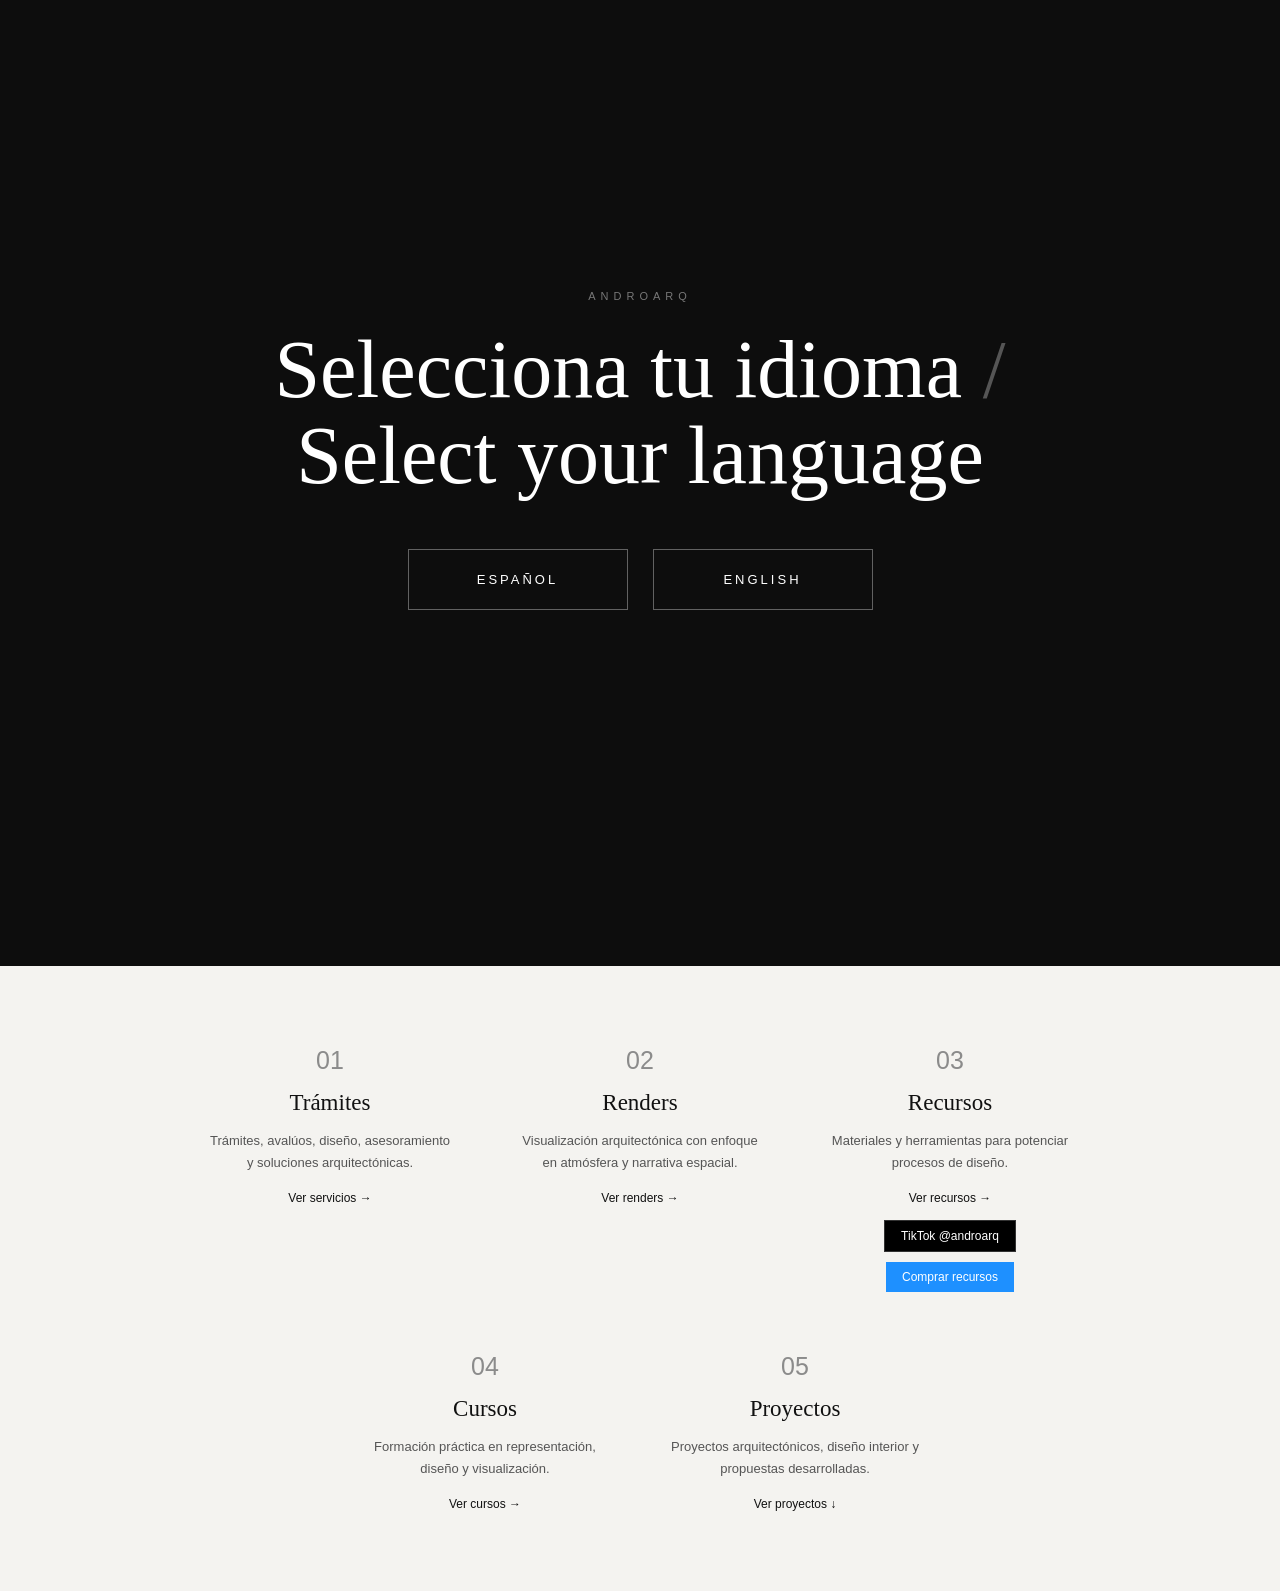
<file: index.html>
<!DOCTYPE html>
<html lang="es">

<head>

    <meta charset="UTF-8">

    <meta name="viewport" content="width=device-width, initial-scale=1.0">

    <title>ANDROARQ | Arquitectura</title>

    <link rel="stylesheet" href="styles.css">


    <style>

        /* =====================================================
           SELECTOR DE IDIOMA
        ===================================================== */

        .language-screen{
            position:fixed;
            inset:0;
            background:#0d0d0d;
            color:#fff;
            display:flex;
            align-items:center;
            justify-content:center;
            z-index:99999;
            transition:
                opacity .6s ease,
                visibility .6s ease;
        }

        .language-screen.hidden{
            opacity:0;
            visibility:hidden;
            pointer-events:none;
        }

        .language-content{
            width:min(900px,90%);
            text-align:center;
        }

        .language-small{
            font-size:11px;
            letter-spacing:5px;
            color:#777;
            margin-bottom:25px;
        }

        .language-title{
            font-family:Georgia,serif;
            font-size:clamp(42px,7vw,82px);
            font-weight:400;
            margin-bottom:50px;
        }

        .language-title span{
            color:#555;
        }

        .language-options{
            display:flex;
            justify-content:center;
            gap:25px;
            flex-wrap:wrap;
        }

        .language-button{
            width:220px;
            padding:22px 30px;
            background:transparent;
            border:1px solid rgba(255,255,255,.35);
            color:#fff;
            cursor:pointer;
            font-size:13px;
            letter-spacing:3px;
            transition:.35s;
        }

        .language-button:hover{
            background:#fff;
            color:#000;
            border-color:#fff;
            transform:translateY(-3px);
        }


        /* =====================================================
           SELECTOR SUPERIOR
        ===================================================== */

        .language-switcher{
            position:fixed;
            top:28px;
            right:40px;
            z-index:5000;
            display:flex;
            align-items:center;
            gap:8px;
            font-size:10px;
            letter-spacing:2px;
        }

        .language-switcher button{
            background:none;
            border:none;
            color:#888;
            cursor:pointer;
            padding:4px;
            font-size:10px;
            letter-spacing:2px;
            transition:.3s;
        }

        .language-switcher button:hover{
            color:#fff;
        }

        .language-switcher button.active{
            color:#fff;
        }

        .language-divider{
            color:#444;
        }


        /* =====================================================
           BOTÓN CV
        ===================================================== */

        .btn-cv{
            display:inline-block;
            margin-top:20px;
            padding:10px 22px;
            color:#fff;
            text-decoration:none;
            font-size:13px;
            letter-spacing:2px;
            border:1px solid rgba(255,255,255,0.4);
            transition:0.3s;
        }

        .btn-cv:hover{
            background:#fff;
            color:#000;
            border-color:#fff;
        }


        /* =====================================================
           BOTONES RECURSOS
        ===================================================== */

        .btn-black{
            padding:8px 16px;
            background:#000;
            color:#fff;
            text-decoration:none;
            font-size:12px;
            border:1px solid rgba(255,255,255,0.2);
        }

        .btn-blue{
            padding:8px 16px;
            background:#1e90ff;
            color:#fff;
            text-decoration:none;
            font-size:12px;
        }

        .buttons-recursos{
            margin-top:15px;
            display:flex;
            flex-direction:column;
            gap:10px;
            align-items:center;
        }


        /* =====================================================
           GRID
        ===================================================== */

        .grid{
            display:flex;
            justify-content:center;
            gap:60px;
            text-align:center;
            flex-wrap:wrap;
        }

        .block{
            max-width:250px;
            display:flex;
            flex-direction:column;
            align-items:center;
        }


        /* =====================================================
           MODAL DE PROYECTOS
        ===================================================== */

        .projects-modal{
            position:fixed;
            inset:0;
            background:rgba(0,0,0,.72);
            backdrop-filter:blur(10px);
            -webkit-backdrop-filter:blur(10px);
            display:flex;
            align-items:center;
            justify-content:center;
            padding:30px;
            z-index:9000;
            opacity:0;
            visibility:hidden;
            pointer-events:none;
            transition:
                opacity .4s ease,
                visibility .4s ease;
        }

        .projects-modal.open{
            opacity:1;
            visibility:visible;
            pointer-events:auto;
        }

        .projects-modal-content{
            position:relative;
            width:min(720px,100%);
            max-height:85vh;
            overflow-y:auto;
            background:#f5f3ed;
            color:#111;
            padding:55px 60px 60px;
            box-shadow:
                0 30px 100px rgba(0,0,0,.35);
            transform:
                translateY(25px)
                scale(.98);
            transition:
                transform .45s cubic-bezier(.2,.8,.2,1);
        }

        .projects-modal.open
        .projects-modal-content{
            transform:
                translateY(0)
                scale(1);
        }

        .projects-modal-small{
            font-size:9px;
            letter-spacing:3px;
            color:#8b867c;
            margin-bottom:22px;
        }

        .projects-modal-content h2{
            margin:0 0 40px;
            font-family:Georgia,serif;
            font-size:clamp(42px,6vw,70px);
            line-height:.95;
            font-weight:400;
        }

        .projects-close{
            position:absolute;
            top:22px;
            right:25px;
            width:36px;
            height:36px;
            border:none;
            background:none;
            color:#111;
            cursor:pointer;
            font-size:28px;
            font-weight:300;
            line-height:1;
            transition:.3s;
        }

        .projects-close:hover{
            transform:rotate(90deg);
            opacity:.5;
        }

        .projects-list{
            border-top:1px solid rgba(0,0,0,.16);
        }

        .project-item{
            display:grid;
            grid-template-columns:55px 1fr 30px;
            align-items:center;
            gap:15px;
            padding:23px 0;
            border-bottom:1px solid rgba(0,0,0,.16);
            color:#111;
            text-decoration:none;
            transition:.35s ease;
        }

        .project-item span{
            font-family:Georgia,serif;
            font-size:15px;
            color:#999;
        }

        .project-item strong{
            font-family:Georgia,serif;
            font-size:20px;
            font-weight:400;
            line-height:1.2;
        }

        .project-item em{
            font-style:normal;
            font-size:17px;
            color:#999;
            text-align:right;
            transition:.3s;
        }

        .project-item:hover{
            padding-left:10px;
            padding-right:10px;
            background:rgba(0,0,0,.035);
        }

        .project-item:hover em{
            color:#111;
            transform:translateX(5px);
        }


        /* =====================================================
           RESPONSIVE
        ===================================================== */

        @media(max-width:700px){

            .language-options{
                flex-direction:column;
                align-items:center;
            }

            .language-button{
                width:250px;
            }

            .language-switcher{
                top:20px;
                right:20px;
            }

            .grid{
                flex-direction:column;
                gap:50px;
                align-items:center;
            }

            .projects-modal{
                padding:18px;
            }

            .projects-modal-content{
                padding:
                    45px 25px 35px;
                max-height:88vh;
            }

            .projects-modal-content h2{
                margin-bottom:30px;
            }

            .project-item{
                grid-template-columns:
                    40px 1fr 20px;
                gap:10px;
                padding:20px 0;
            }

            .project-item strong{
                font-size:17px;
            }
        }

    </style>

</head>


<body>


<!-- =====================================================
     PANTALLA DE IDIOMA
===================================================== -->

<div
    class="language-screen"
    id="languageScreen"
>

    <div class="language-content">

        <div class="language-small">
            ANDROARQ
        </div>

        <h1 class="language-title">

            Selecciona tu idioma

            <span>/</span>

            Select your language

        </h1>

        <div class="language-options">

            <button
                class="language-button"
                onclick="selectLanguage('es')"
            >
                ESPAÑOL
            </button>

            <button
                class="language-button"
                onclick="selectLanguage('en')"
            >
                ENGLISH
            </button>

        </div>

    </div>

</div>



<!-- =====================================================
     SELECTOR DE IDIOMA
===================================================== -->

<div class="language-switcher">

    <button
        id="langES"
        onclick="changeLanguage('es')"
    >
        ES
    </button>

    <span class="language-divider">
        /
    </span>

    <button
        id="langEN"
        onclick="changeLanguage('en')"
    >
        EN
    </button>

</div>



<!-- =====================================================
     BOTÓN WHATSAPP
===================================================== -->

<a
    href="https://wa.me/593984527298"
    class="whatsapp-btn"
    target="_blank"
    aria-label="WhatsApp"
>

    <img
        src="img/whatsapp.png"
        alt="WhatsApp"
    >

</a>



<!-- =====================================================
     HERO
===================================================== -->

<section class="hero">

    <div class="hero-content">

        <h1 id="name">
            Arq. Alejandro Salazar
        </h1>

        <p id="description">

            Diseñador arquitectónico enfocado en la integración
            entre técnica, materialidad y narrativa espacial.
            Mi trabajo explora sistemas constructivos sostenibles
            como la madera laminada, articulando arquitectura
            contemporánea con identidad local.

        </p>


        <!-- ESPECIALIZACIÓN -->

        <div class="specialties">

            <strong id="specialtyTitle">
                Especialización:
            </strong>

            <span id="specialty1">
                Arquitectura
            </span>

            <span id="specialty2">
                Interiores
            </span>

            <span id="specialty3">
                Planificación
            </span>

        </div>


        <!-- SOFTWARE -->

        <div class="software">

            <strong id="softwareTitle">
                Dominio de aplicaciones:
            </strong>

            <span>AutoCAD</span>
            <span>Archicad</span>
            <span>SketchUp</span>
            <span>3ds Max</span>
            <span>Revit</span>
            <span>Lumion</span>
            <span>D5 Render</span>
            <span>Photoshop</span>
            <span>Illustrator</span>
            <span>InDesign</span>
            <span>Fotomontajes</span>

        </div>


        <!-- CV -->

        <a
            href="cv.html"
            class="btn-cv"
            id="cvButton"
        >
            VER CV
        </a>

    </div>

</section>



<!-- =====================================================
     SECCIÓN PRINCIPAL
===================================================== -->

<section class="section">

    <div class="grid">


        <!-- 01 TRÁMITES -->

        <div class="block">

            <div class="number">
                01
            </div>

            <h3 id="proceduresTitle">
                Trámites
            </h3>

            <p id="proceduresText">

                Trámites, avalúos, diseño,
                asesoramiento y soluciones
                arquitectónicas.

            </p>

            <a
                href="tramites.html"
                id="proceduresLink"
            >
                Ver servicios →
            </a>

        </div>



        <!-- 02 RENDERS -->

        <div class="block">

            <div class="number">
                02
            </div>

            <h3 id="rendersTitle">
                Renders
            </h3>

            <p id="rendersText">

                Visualización arquitectónica con enfoque
                en atmósfera y narrativa espacial.

            </p>

            <a
                href="renders.html"
                id="rendersLink"
            >
                Ver renders →
            </a>

        </div>



        <!-- 03 RECURSOS -->

        <div class="block">

            <div class="number">
                03
            </div>

            <h3 id="resourcesTitle">
                Recursos
            </h3>

            <p id="resourcesText">

                Materiales y herramientas para potenciar
                procesos de diseño.

            </p>

            <a
                href="recursos.html"
                id="resourcesLink"
            >
                Ver recursos →
            </a>


            <div class="buttons-recursos">

                <a
                    class="btn-black"
                    href="https://www.tiktok.com/@androarq?is_from_webapp=1&sender_device=pc"
                    target="_blank"
                    id="tiktokButton"
                >
                    TikTok @androarq
                </a>

                <a
                    class="btn-blue"
                    href="https://payhip.com/ANDROARQ"
                    target="_blank"
                    id="buyButton"
                >
                    Comprar recursos
                </a>

            </div>

        </div>



        <!-- 04 CURSOS -->

        <div class="block">

            <div class="number">
                04
            </div>

            <h3 id="coursesTitle">
                Cursos
            </h3>

            <p id="coursesText">

                Formación práctica en representación,
                diseño y visualización.

            </p>

            <a
                href="cursos.html"
                id="coursesLink"
            >
                Ver cursos →
            </a>

        </div>



        <!-- 05 PROYECTOS -->

        <div class="block">

            <div class="number">
                05
            </div>

            <h3 id="projectsTitle">
                Proyectos
            </h3>

            <p id="projectsText">

                Proyectos arquitectónicos, diseño interior
                y propuestas desarrolladas.

            </p>

            <a
                href="#"
                id="projectsLink"
                onclick="openProjects(event)"
            >
                Ver proyectos ↓
            </a>

        </div>

    </div>

</section>



<!-- =====================================================
     MODAL DE PROYECTOS
===================================================== -->

<div
    class="projects-modal"
    id="projectsModal"
    onclick="closeProjectsOutside(event)"
>

    <div class="projects-modal-content">

        <button
            class="projects-close"
            onclick="closeProjects()"
            aria-label="Cerrar"
        >
            ×
        </button>


        <div class="projects-modal-small">
            ANDROARQ / PORTFOLIO
        </div>


        <h2 id="projectsModalTitle">
            Proyectos
        </h2>


        <div class="projects-list">


            <!-- =================================================
                 PROYECTO 01
            ================================================== -->

            <a
                href="proyectos/escuela-rural-senegal/"
                class="project-item"
            >

                <span>
                    01
                </span>

                <strong id="project01">
                    Escuela Rural en Senegal
                </strong>

                <em>
                    →
                </em>

            </a>



            <!-- =================================================
                 PROYECTO 02
            ================================================== -->

            <a
                href="proyectos/centro-endoscopico/"
                class="project-item"
            >

                <span>
                    02
                </span>

                <strong id="project02">
                    Centro Endoscópico
                </strong>

                <em>
                    →
                </em>

            </a>



            <!-- =================================================
                 PROYECTO 03
            ================================================== -->

            <a
                href="proyectos/casa-comunal-estero-piedras/"
                class="project-item"
            >

                <span>
                    03
                </span>

                <strong id="project03">
                    Casa Comunal para Estero Piedras
                </strong>

                <em>
                    →
                </em>

            </a>



            <!-- =================================================
                 PROYECTO 04
            ================================================== -->

            <a
                href="proyectos/vivienda-unifamiliar-taller/"
                class="project-item"
            >

                <span>
                    04
                </span>

                <strong id="project04">
                    Vivienda Unifamiliar + Taller
                </strong>

                <em>
                    →
                </em>

            </a>



            <!-- =================================================
                 PROYECTO 05 — ARBOLEDA
            ================================================== -->

            <a
                href="proyectos/arboleda/"
                class="project-item"
            >

                <span>
                    05
                </span>

                <strong id="project05">
                    ARBOLEDA
                </strong>

                <em>
                    →
                </em>

            </a>


        </div>

    </div>

</div>



<!-- =====================================================
     JAVASCRIPT
===================================================== -->

<script>


/* =====================================================
   TEXTOS
===================================================== */

const translations = {


    es: {

        name:
        "Arq. Alejandro Salazar",

        description:
        "Diseñador arquitectónico enfocado en la integración entre técnica, materialidad y narrativa espacial. Mi trabajo explora sistemas constructivos sostenibles como la madera laminada, articulando arquitectura contemporánea con identidad local.",

        specialtyTitle:
        "Especialización:",

        specialty1:
        "Arquitectura",

        specialty2:
        "Interiores",

        specialty3:
        "Planificación",

        softwareTitle:
        "Dominio de aplicaciones:",

        cvButton:
        "VER CV",


        proceduresTitle:
        "Trámites",

        proceduresText:
        "Trámites, avalúos, diseño, asesoramiento y soluciones arquitectónicas.",

        proceduresLink:
        "Ver servicios →",


        rendersTitle:
        "Renders",

        rendersText:
        "Visualización arquitectónica con enfoque en atmósfera y narrativa espacial.",

        rendersLink:
        "Ver renders →",


        resourcesTitle:
        "Recursos",

        resourcesText:
        "Materiales y herramientas para potenciar procesos de diseño.",

        resourcesLink:
        "Ver recursos →",

        tiktokButton:
        "TikTok @androarq",

        buyButton:
        "Comprar recursos",


        coursesTitle:
        "Cursos",

        coursesText:
        "Formación práctica en representación, diseño y visualización.",

        coursesLink:
        "Ver cursos →",


        projectsTitle:
        "Proyectos",

        projectsText:
        "Proyectos arquitectónicos, diseño interior y propuestas desarrolladas.",

        projectsLink:
        "Ver proyectos ↓",

        projectsModalTitle:
        "Proyectos",


        project01:
        "Escuela Rural en Senegal",

        project02:
        "Centro Endoscópico",

        project03:
        "Casa Comunal para Estero Piedras",

        project04:
        "Vivienda Unifamiliar + Taller",

        project05:
        "ARBOLEDA"

    },


    en: {

        name:
        "Arch. Alejandro Salazar",

        description:
        "Architectural designer focused on the integration of technique, materiality and spatial narrative. My work explores sustainable construction systems such as laminated timber, combining contemporary architecture with local identity.",

        specialtyTitle:
        "Specialization:",

        specialty1:
        "Architecture",

        specialty2:
        "Interiors",

        specialty3:
        "Planning",

        softwareTitle:
        "Software proficiency:",

        cvButton:
        "VIEW CV",


        proceduresTitle:
        "Services",

        proceduresText:
        "Permits, property valuation, design, consulting and architectural solutions.",

        proceduresLink:
        "View services →",


        rendersTitle:
        "Renders",

        rendersText:
        "Architectural visualization focused on atmosphere and spatial narrative.",

        rendersLink:
        "View renders →",


        resourcesTitle:
        "Resources",

        resourcesText:
        "Materials and tools to enhance the design process.",

        resourcesLink:
        "View resources →",

        tiktokButton:
        "TikTok @androarq",

        buyButton:
        "Buy resources",


        coursesTitle:
        "Courses",

        coursesText:
        "Practical training in representation, design and visualization.",

        coursesLink:
        "View courses →",


        projectsTitle:
        "Projects",

        projectsText:
        "Architectural projects, interior design and developed proposals.",

        projectsLink:
        "View projects ↓",

        projectsModalTitle:
        "Projects",


        project01:
        "Rural School in Senegal",

        project02:
        "Endoscopy Center",

        project03:
        "Community Center for Estero Piedras",

        project04:
        "Single-Family House + Workshop",

        project05:
        "ARBOLEDA"

    }

};



/* =====================================================
   ABRIR MODAL
===================================================== */

function openProjects(event){

    event.preventDefault();

    const modal =
        document.getElementById("projectsModal");

    modal.classList.add("open");

    document.body.style.overflow =
        "hidden";

}



/* =====================================================
   CERRAR MODAL
===================================================== */

function closeProjects(){

    const modal =
        document.getElementById("projectsModal");

    modal.classList.remove("open");

    document.body.style.overflow =
        "";

}



/* =====================================================
   CERRAR AL HACER CLICK FUERA
===================================================== */

function closeProjectsOutside(event){

    if(
        event.target ===
        document.getElementById("projectsModal")
    ){

        closeProjects();

    }

}



/* =====================================================
   CERRAR CON ESC
===================================================== */

document.addEventListener(
    "keydown",
    function(event){

        if(
            event.key === "Escape"
        ){

            closeProjects();

        }

    }
);



/* =====================================================
   APLICAR IDIOMA
===================================================== */

function applyLanguage(language){

    const t =
        translations[language];

    document.documentElement.lang =
        language;


    document.getElementById("name").innerText =
        t.name;

    document.getElementById("description").innerText =
        t.description;

    document.getElementById("specialtyTitle").innerText =
        t.specialtyTitle;

    document.getElementById("specialty1").innerText =
        t.specialty1;

    document.getElementById("specialty2").innerText =
        t.specialty2;

    document.getElementById("specialty3").innerText =
        t.specialty3;

    document.getElementById("softwareTitle").innerText =
        t.softwareTitle;

    document.getElementById("cvButton").innerText =
        t.cvButton;



    /* 01 TRÁMITES */

    document.getElementById("proceduresTitle").innerText =
        t.proceduresTitle;

    document.getElementById("proceduresText").innerText =
        t.proceduresText;

    document.getElementById("proceduresLink").innerText =
        t.proceduresLink;



    /* 02 RENDERS */

    document.getElementById("rendersTitle").innerText =
        t.rendersTitle;

    document.getElementById("rendersText").innerText =
        t.rendersText;

    document.getElementById("rendersLink").innerText =
        t.rendersLink;



    /* 03 RECURSOS */

    document.getElementById("resourcesTitle").innerText =
        t.resourcesTitle;

    document.getElementById("resourcesText").innerText =
        t.resourcesText;

    document.getElementById("resourcesLink").innerText =
        t.resourcesLink;

    document.getElementById("tiktokButton").innerText =
        t.tiktokButton;

    document.getElementById("buyButton").innerText =
        t.buyButton;



    /* 04 CURSOS */

    document.getElementById("coursesTitle").innerText =
        t.coursesTitle;

    document.getElementById("coursesText").innerText =
        t.coursesText;

    document.getElementById("coursesLink").innerText =
        t.coursesLink;



    /* 05 PROYECTOS */

    document.getElementById("projectsTitle").innerText =
        t.projectsTitle;

    document.getElementById("projectsText").innerText =
        t.projectsText;

    document.getElementById("projectsLink").innerText =
        t.projectsLink;



    /* MODAL */

    document.getElementById("projectsModalTitle").innerText =
        t.projectsModalTitle;

    document.getElementById("project01").innerText =
        t.project01;

    document.getElementById("project02").innerText =
        t.project02;

    document.getElementById("project03").innerText =
        t.project03;

    document.getElementById("project04").innerText =
        t.project04;

    document.getElementById("project05").innerText =
        t.project05;



    /* BOTONES DE IDIOMA */

    document.getElementById("langES")
        .classList.toggle(
            "active",
            language === "es"
        );

    document.getElementById("langEN")
        .classList.toggle(
            "active",
            language === "en"
        );



    /* GUARDAR IDIOMA */

    localStorage.setItem(
        "androarq-language",
        language
    );

}



/* =====================================================
   PRIMERA SELECCIÓN
===================================================== */

function selectLanguage(language){

    localStorage.setItem(
        "androarq-language",
        language
    );

    applyLanguage(language);

    document
        .getElementById("languageScreen")
        .classList.add("hidden");

}



/* =====================================================
   CAMBIAR IDIOMA
===================================================== */

function changeLanguage(language){

    applyLanguage(language);

}



/* =====================================================
   INICIALIZACIÓN
===================================================== */

const savedLanguage =
    localStorage.getItem(
        "androarq-language"
    );


if(savedLanguage){

    applyLanguage(savedLanguage);

    document
        .getElementById("languageScreen")
        .classList.add("hidden");

}else{

    applyLanguage("es");

}


</script>


</body>

</html>
</file>
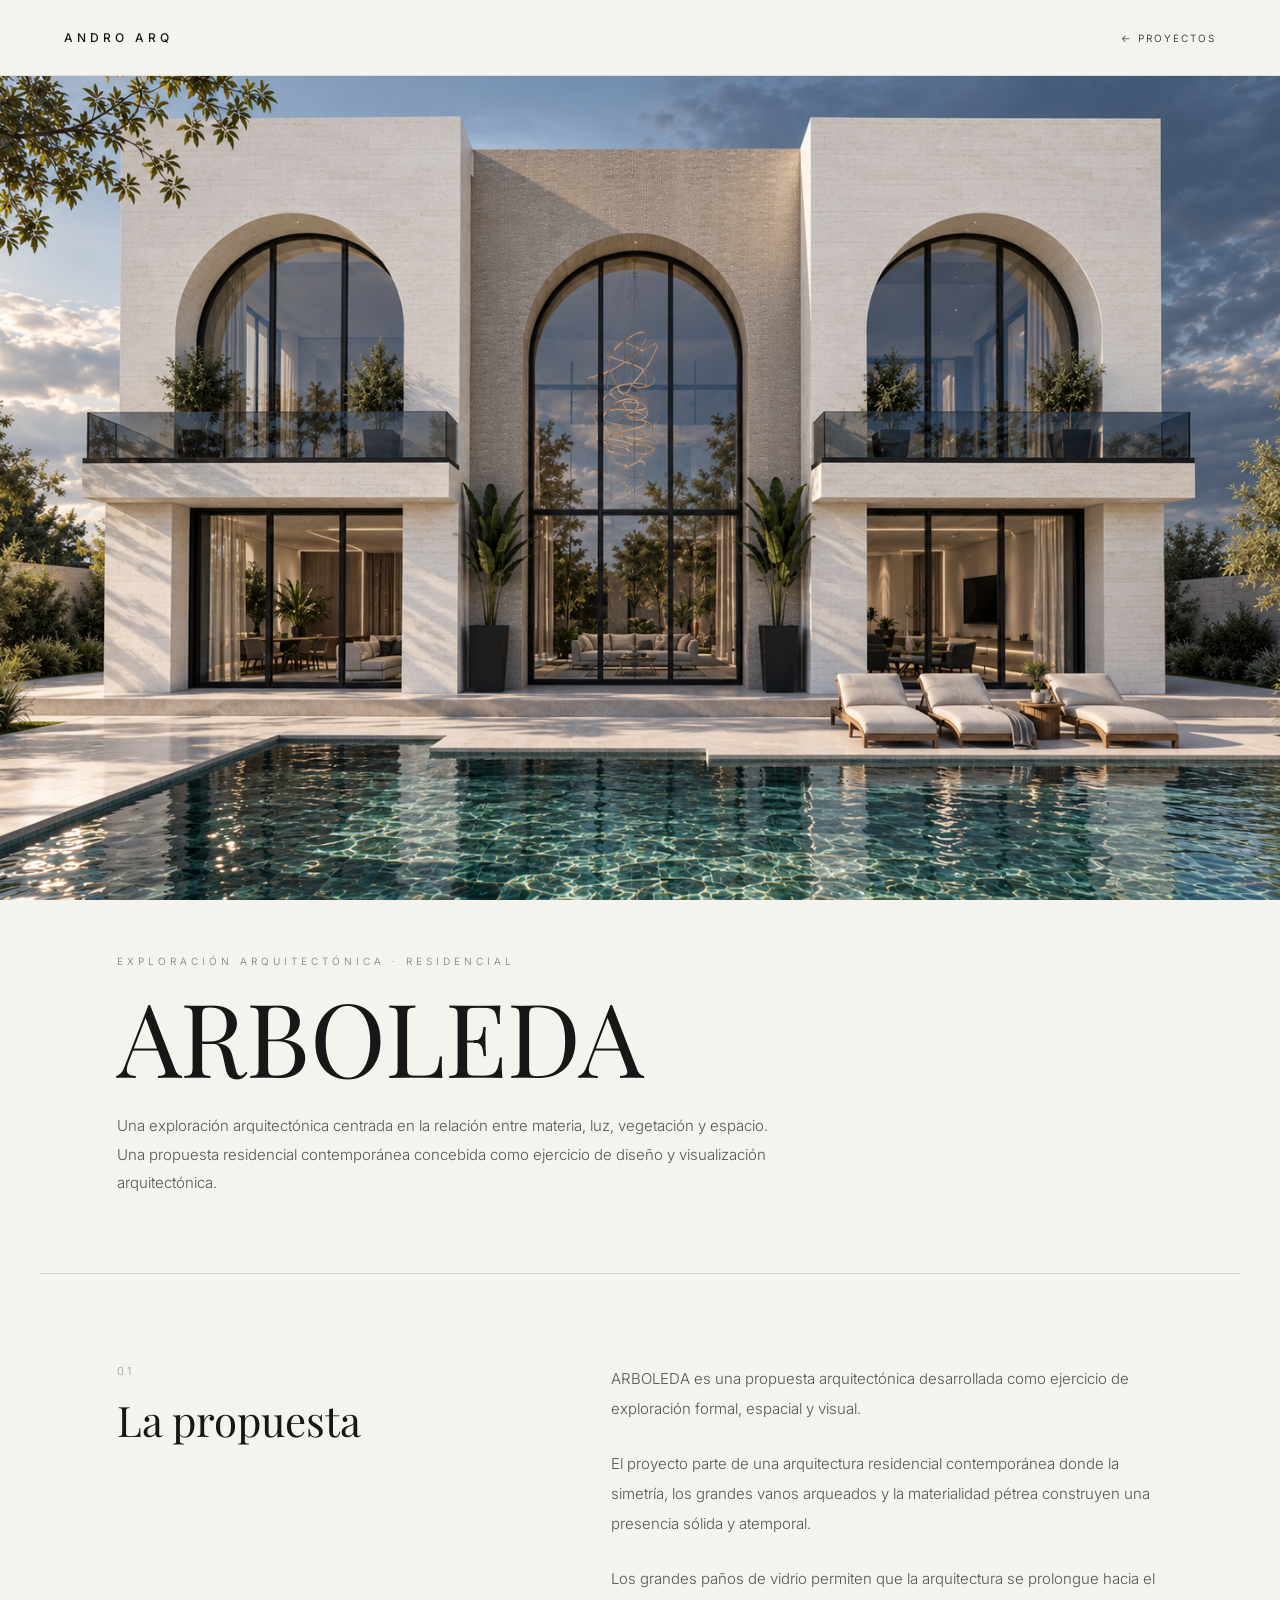
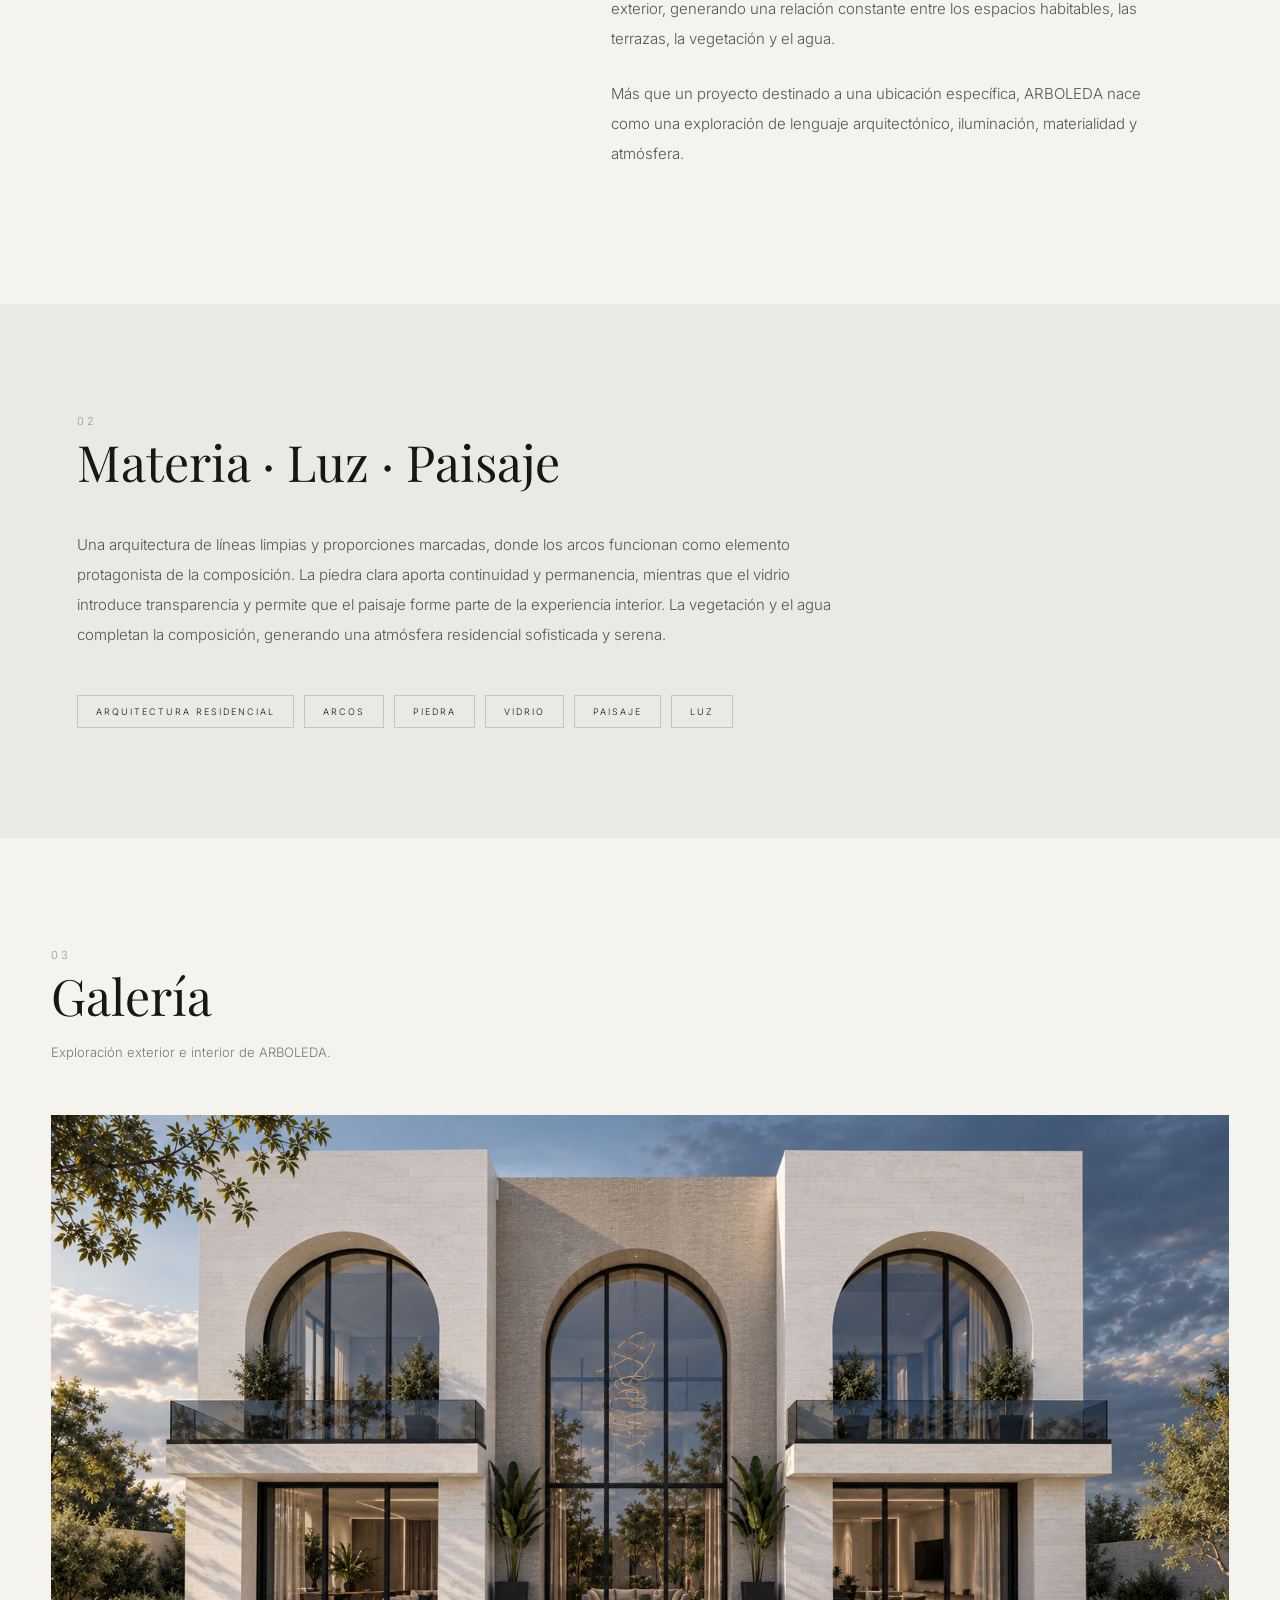
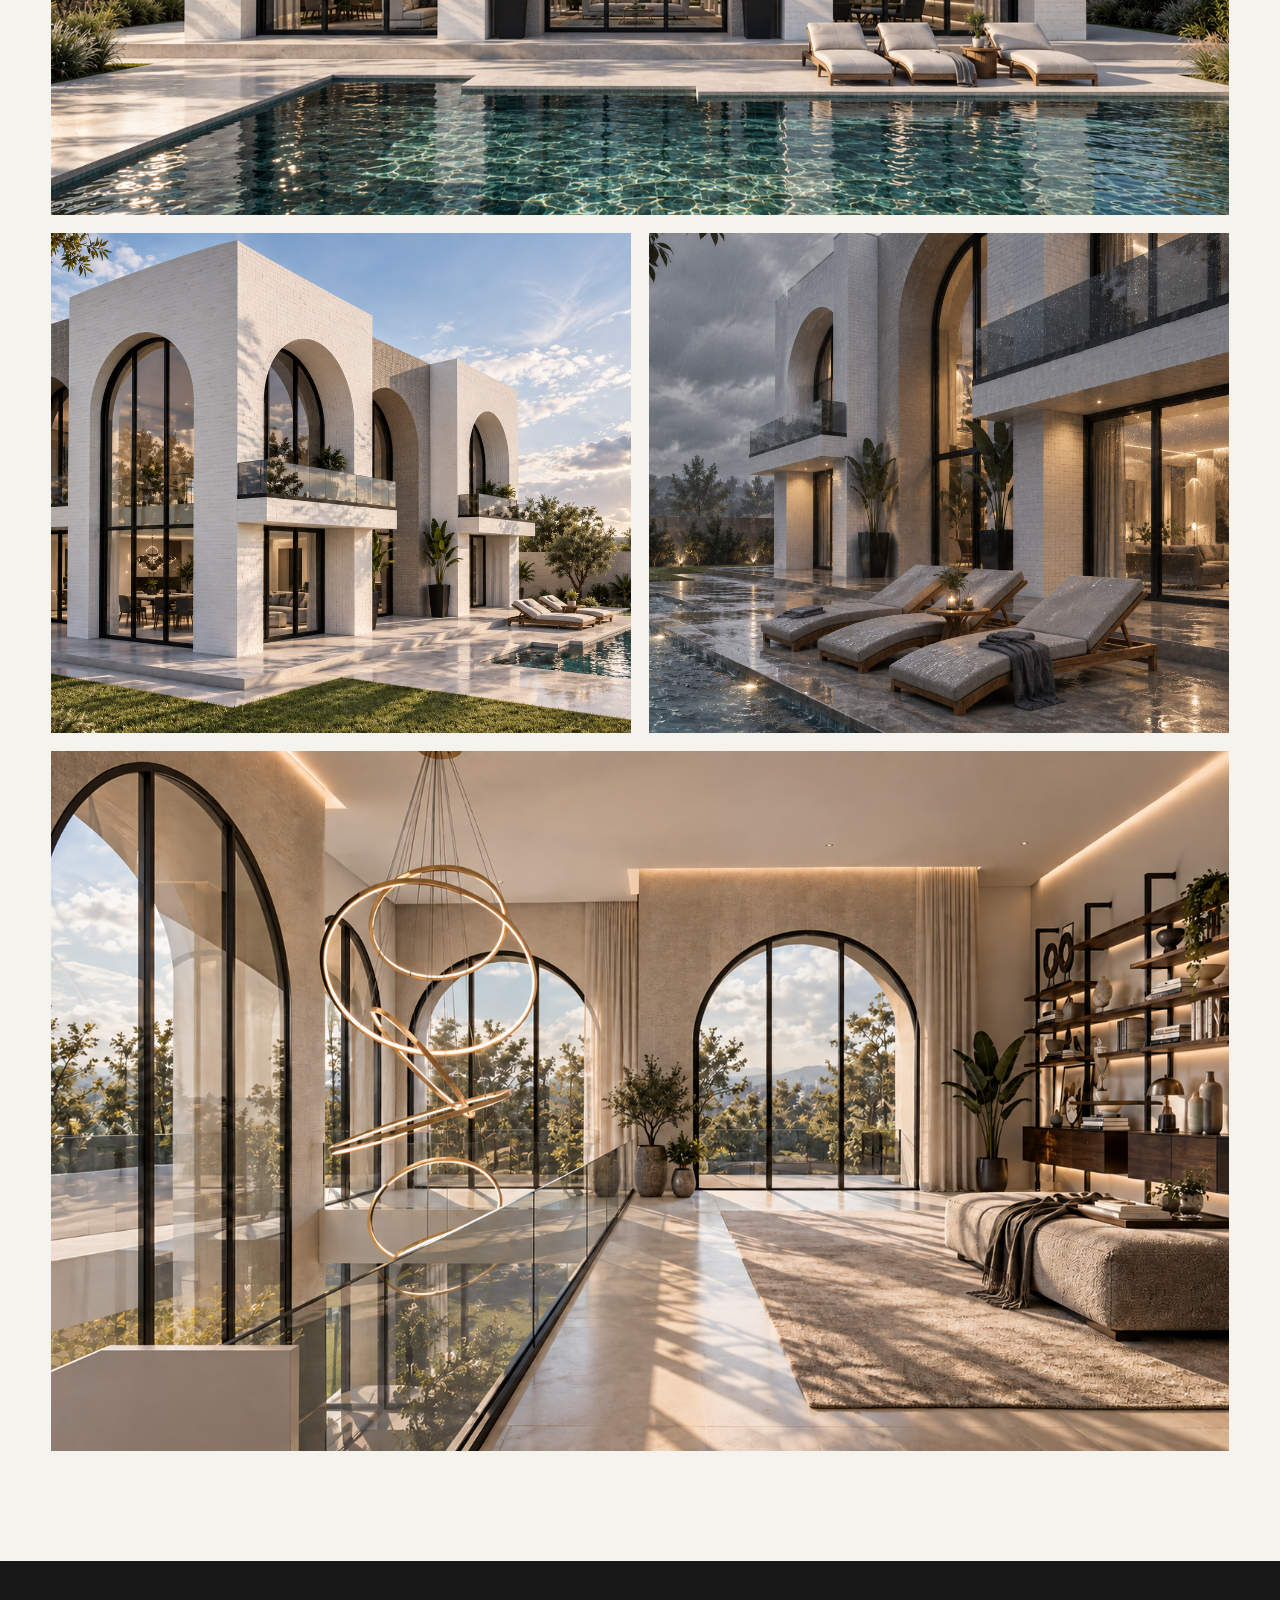
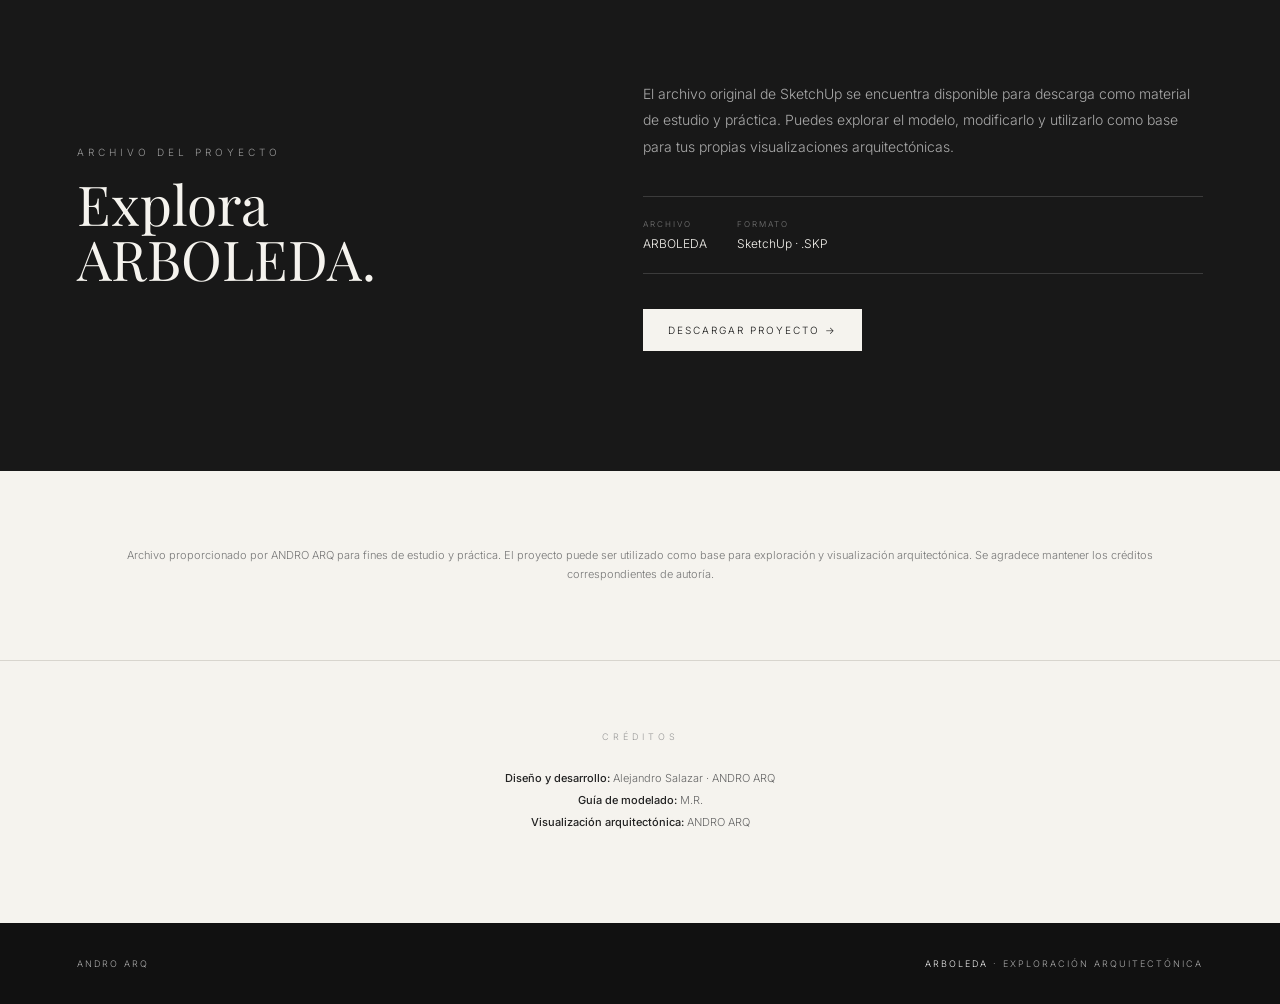
<file: proyectos/arboleda/index.html>
<!DOCTYPE html>
<html lang="es">
<head>
<meta charset="UTF-8">
<meta name="viewport" content="width=device-width, initial-scale=1.0">

<title>ARBOLEDA | ANDRO ARQ</title>

<link rel="preconnect" href="https://fonts.googleapis.com">
<link rel="preconnect" href="https://fonts.gstatic.com" crossorigin>
<link href="https://fonts.googleapis.com/css2?family=Inter:wght@300;400;500&family=Playfair+Display:wght@400;500&display=swap" rel="stylesheet">

<style>

*{
    margin:0;
    padding:0;
    box-sizing:border-box;
}

html{
    scroll-behavior:smooth;
}

body{
    background:#f5f3ee;
    color:#171717;
    font-family:"Inter", sans-serif;
    font-weight:300;
}

/* =========================
   HEADER
========================= */

header{
    position:fixed;
    top:0;
    left:0;
    width:100%;
    height:76px;
    display:flex;
    justify-content:space-between;
    align-items:center;
    padding:0 5vw;
    background:rgba(245,243,238,.88);
    backdrop-filter:blur(12px);
    -webkit-backdrop-filter:blur(12px);
    border-bottom:1px solid rgba(0,0,0,.08);
    z-index:1000;
}

.logo{
    font-size:12px;
    letter-spacing:4px;
    font-weight:500;
}

.back{
    color:#171717;
    text-decoration:none;
    font-size:10px;
    letter-spacing:2px;
    text-transform:uppercase;
    transition:.3s;
}

.back:hover{
    opacity:.5;
}

/* =========================
   HERO
========================= */

.hero{
    padding-top:76px;
}

.hero-image{
    width:100%;
    height:calc(100vh - 76px);
    min-height:600px;
    object-fit:cover;
    display:block;
}

.hero-caption{
    max-width:1200px;
    margin:auto;
    padding:55px 6vw 75px;
}

.kicker{
    font-size:10px;
    letter-spacing:4px;
    color:#777;
    text-transform:uppercase;
    margin-bottom:20px;
}

.hero-title{
    font-family:"Playfair Display", serif;
    font-size:clamp(48px,8vw,105px);
    font-weight:400;
    line-height:.95;
    margin-bottom:28px;
}

.hero-description{
    max-width:680px;
    font-size:15px;
    line-height:1.9;
    color:#555;
}

/* =========================
   INTRO
========================= */

.intro{
    max-width:1200px;
    margin:auto;
    padding:90px 6vw 110px;
    display:grid;
    grid-template-columns:1fr 1.4fr;
    gap:100px;
    border-top:1px solid #d8d5ce;
}

.section-number{
    font-size:11px;
    letter-spacing:3px;
    color:#999;
}

.section-title{
    font-family:"Playfair Display", serif;
    font-size:42px;
    font-weight:400;
    margin-top:14px;
}

.intro-text{
    font-size:15px;
    line-height:2;
    color:#555;
}

.intro-text p{
    margin-bottom:25px;
}

/* =========================
   CONCEPT
========================= */

.concept{
    background:#ebe9e3;
    padding:110px 6vw;
}

.concept-inner{
    max-width:1200px;
    margin:auto;
}

.concept-heading{
    font-family:"Playfair Display", serif;
    font-size:50px;
    font-weight:400;
    margin-bottom:35px;
}

.concept-text{
    max-width:760px;
    font-size:15px;
    line-height:2;
    color:#555;
}

.concept-keywords{
    display:flex;
    flex-wrap:wrap;
    gap:10px;
    margin-top:45px;
}

.keyword{
    border:1px solid #c8c5be;
    padding:10px 18px;
    font-size:9px;
    letter-spacing:2px;
    text-transform:uppercase;
}

/* =========================
   GALERÍA
========================= */

.gallery{
    max-width:1400px;
    margin:auto;
    padding:110px 4vw;
}

.gallery-header{
    margin-bottom:55px;
}

.gallery-header h2{
    font-family:"Playfair Display", serif;
    font-size:50px;
    font-weight:400;
}

.gallery-header p{
    margin-top:15px;
    color:#777;
    font-size:13px;
}

.gallery-grid{
    display:grid;
    grid-template-columns:1fr 1fr;
    gap:18px;
}

.gallery-item{
    overflow:hidden;
    background:#e8e5de;
}

.gallery-item img{
    width:100%;
    height:100%;
    min-height:500px;
    object-fit:cover;
    display:block;
    transition:transform .8s cubic-bezier(.2,.6,.2,1);
}

.gallery-item:hover img{
    transform:scale(1.025);
}

.gallery-item.large{
    grid-column:span 2;
}

.gallery-item.large img{
    min-height:700px;
}

/* =========================
   DOWNLOAD
========================= */

.download{
    background:#181818;
    color:#f5f3ee;
    padding:120px 6vw;
}

.download-inner{
    max-width:1200px;
    margin:auto;
    display:grid;
    grid-template-columns:1fr 1.2fr;
    gap:100px;
    align-items:center;
}

.download-label{
    font-size:10px;
    letter-spacing:4px;
    color:#999;
    text-transform:uppercase;
    margin-bottom:18px;
}

.download-title{
    font-family:"Playfair Display", serif;
    font-size:55px;
    font-weight:400;
    line-height:1;
}

.download-text{
    color:#aaa;
    font-size:14px;
    line-height:1.9;
    margin-bottom:35px;
}

.file-info{
    display:flex;
    gap:30px;
    border-top:1px solid #3b3b3b;
    border-bottom:1px solid #3b3b3b;
    padding:22px 0;
    margin-bottom:35px;
}

.file-info div{
    display:flex;
    flex-direction:column;
    gap:7px;
}

.file-label{
    font-size:8px;
    letter-spacing:2px;
    color:#777;
    text-transform:uppercase;
}

.file-value{
    font-size:12px;
}

.download-button{
    display:inline-block;
    text-decoration:none;
    color:#181818;
    background:#f5f3ee;
    padding:15px 25px;
    font-size:10px;
    letter-spacing:2px;
    text-transform:uppercase;
    transition:.3s;
}

.download-button:hover{
    background:#dcd9d1;
}

/* =========================
   NOTE
========================= */

.note{
    max-width:1200px;
    margin:auto;
    padding:75px 6vw;
    color:#777;
    font-size:11px;
    line-height:1.8;
    text-align:center;
}

/* =========================
   CREDITS
========================= */

.credits{
    border-top:1px solid #d8d5ce;
    padding:70px 6vw 90px;
    text-align:center;
}

.credits-label{
    font-size:9px;
    letter-spacing:4px;
    color:#999;
    text-transform:uppercase;
    margin-bottom:25px;
}

.credits p{
    font-size:11px;
    line-height:2;
    color:#666;
}

.credits strong{
    color:#222;
    font-weight:500;
}

/* =========================
   FOOTER
========================= */

footer{
    background:#111;
    color:#aaa;
    padding:35px 6vw;
    display:flex;
    justify-content:space-between;
    align-items:center;
    font-size:9px;
    letter-spacing:2px;
    text-transform:uppercase;
}

footer span{
    color:#eee;
}

/* =========================
   RESPONSIVE
========================= */

@media(max-width:800px){

    header{
        height:65px;
        padding:0 6vw;
    }

    .hero{
        padding-top:65px;
    }

    .hero-image{
        height:70vh;
        min-height:500px;
    }

    .hero-caption{
        padding:45px 7vw 65px;
    }

    .hero-title{
        font-size:58px;
    }

    .intro{
        grid-template-columns:1fr;
        gap:45px;
        padding:70px 7vw;
    }

    .section-title{
        font-size:36px;
    }

    .concept{
        padding:75px 7vw;
    }

    .concept-heading{
        font-size:40px;
    }

    .gallery{
        padding:75px 5vw;
    }

    .gallery-grid{
        grid-template-columns:1fr;
    }

    .gallery-item,
    .gallery-item.large{
        grid-column:span 1;
    }

    .gallery-item img,
    .gallery-item.large img{
        min-height:420px;
    }

    .download{
        padding:80px 7vw;
    }

    .download-inner{
        grid-template-columns:1fr;
        gap:45px;
    }

    .download-title{
        font-size:45px;
    }

    footer{
        flex-direction:column;
        gap:15px;
        text-align:center;
    }
}

</style>
</head>

<body>

<!-- =========================
     HEADER
========================= -->

<header>

    <div class="logo">
        ANDRO ARQ
    </div>

    <a href="../index.html" class="back">
        ← Proyectos
    </a>

</header>


<!-- =========================
     HERO
========================= -->

<section class="hero">

    <img
        src="img/exterior-01.jpg"
        alt="ARBOLEDA - Vista exterior principal"
        class="hero-image"
    >

    <div class="hero-caption">

        <div class="kicker">
            Exploración arquitectónica · Residencial
        </div>

        <h1 class="hero-title">
            ARBOLEDA
        </h1>

        <p class="hero-description">
            Una exploración arquitectónica centrada en la relación entre
            materia, luz, vegetación y espacio. Una propuesta residencial
            contemporánea concebida como ejercicio de diseño y visualización
            arquitectónica.
        </p>

    </div>

</section>


<!-- =========================
     INTRODUCCIÓN
========================= -->

<section class="intro">

    <div>

        <div class="section-number">
            01
        </div>

        <h2 class="section-title">
            La propuesta
        </h2>

    </div>

    <div class="intro-text">

        <p>
            ARBOLEDA es una propuesta arquitectónica desarrollada como
            ejercicio de exploración formal, espacial y visual.
        </p>

        <p>
            El proyecto parte de una arquitectura residencial contemporánea
            donde la simetría, los grandes vanos arqueados y la materialidad
            pétrea construyen una presencia sólida y atemporal.
        </p>

        <p>
            Los grandes paños de vidrio permiten que la arquitectura se
            prolongue hacia el exterior, generando una relación constante
            entre los espacios habitables, las terrazas, la vegetación y
            el agua.
        </p>

        <p>
            Más que un proyecto destinado a una ubicación específica,
            ARBOLEDA nace como una exploración de lenguaje arquitectónico,
            iluminación, materialidad y atmósfera.
        </p>

    </div>

</section>


<!-- =========================
     CONCEPTO
========================= -->

<section class="concept">

    <div class="concept-inner">

        <div class="section-number">
            02
        </div>

        <h2 class="concept-heading">
            Materia · Luz · Paisaje
        </h2>

        <p class="concept-text">
            Una arquitectura de líneas limpias y proporciones marcadas,
            donde los arcos funcionan como elemento protagonista de la
            composición. La piedra clara aporta continuidad y permanencia,
            mientras que el vidrio introduce transparencia y permite que
            el paisaje forme parte de la experiencia interior.
            La vegetación y el agua completan la composición, generando
            una atmósfera residencial sofisticada y serena.
        </p>

        <div class="concept-keywords">

            <span class="keyword">Arquitectura residencial</span>
            <span class="keyword">Arcos</span>
            <span class="keyword">Piedra</span>
            <span class="keyword">Vidrio</span>
            <span class="keyword">Paisaje</span>
            <span class="keyword">Luz</span>

        </div>

    </div>

</section>


<!-- =========================
     GALERÍA
========================= -->

<section class="gallery">

    <div class="gallery-header">

        <div class="section-number">
            03
        </div>

        <h2>
            Galería
        </h2>

        <p>
            Exploración exterior e interior de ARBOLEDA.
        </p>

    </div>


    <div class="gallery-grid">

        <!-- EXTERIOR 01 -->

        <div class="gallery-item large">

            <img
                src="img/exterior-01.jpg"
                alt="ARBOLEDA - Vista exterior principal"
                loading="lazy"
            >

        </div>


        <!-- EXTERIOR 02 -->

        <div class="gallery-item">

            <img
                src="img/exterior-02.jpg"
                alt="ARBOLEDA - Vista exterior lateral"
                loading="lazy"
            >

        </div>


        <!-- EXTERIOR 03 -->

        <div class="gallery-item">

            <img
                src="img/exterior-03.jpg"
                alt="ARBOLEDA - Vista exterior nocturna"
                loading="lazy"
            >

        </div>


        <!-- INTERIOR 01 -->

        <div class="gallery-item large">

            <img
                src="img/interior-01.jpg"
                alt="ARBOLEDA - Vista interior"
                loading="lazy"
            >

        </div>

    </div>

</section>


<!-- =========================
     DESCARGA SKP
========================= -->

<section class="download">

    <div class="download-inner">

        <div>

            <div class="download-label">
                Archivo del proyecto
            </div>

            <h2 class="download-title">
                Explora<br>
                ARBOLEDA.
            </h2>

        </div>


        <div>

            <p class="download-text">
                El archivo original de SketchUp se encuentra disponible
                para descarga como material de estudio y práctica.
                Puedes explorar el modelo, modificarlo y utilizarlo
                como base para tus propias visualizaciones arquitectónicas.
            </p>


            <div class="file-info">

                <div>

                    <span class="file-label">
                        Archivo
                    </span>

                    <span class="file-value">
                        ARBOLEDA
                    </span>

                </div>


                <div>

                    <span class="file-label">
                        Formato
                    </span>

                    <span class="file-value">
                        SketchUp · .SKP
                    </span>

                </div>

            </div>


            <!-- =========================
                 GOOGLE DRIVE
            ========================= -->

            <a
                href="https://drive.google.com/file/d/13CBfDkHUC8puOMd8ObmIZLR9O_GFEjNJ/view?usp=drive_link"
                class="download-button"
                target="_blank"
                rel="noopener noreferrer"
            >
                Descargar proyecto →
            </a>

        </div>

    </div>

</section>


<!-- =========================
     NOTA DE USO
========================= -->

<div class="note">

    Archivo proporcionado por ANDRO ARQ para fines de estudio y práctica.
    El proyecto puede ser utilizado como base para exploración y
    visualización arquitectónica. Se agradece mantener los créditos
    correspondientes de autoría.

</div>


<!-- =========================
     CRÉDITOS
========================= -->

<section class="credits">

    <div class="credits-label">
        Créditos
    </div>

    <p>
        <strong>Diseño y desarrollo:</strong>
        Alejandro Salazar · ANDRO ARQ
    </p>

    <p>
        <strong>Guía de modelado:</strong>
        M.R.
    </p>

    <p>
        <strong>Visualización arquitectónica:</strong>
        ANDRO ARQ
    </p>

</section>


<!-- =========================
     FOOTER
========================= -->

<footer>

    <div>
        ANDRO ARQ
    </div>

    <div>
        <span>ARBOLEDA</span> · Exploración arquitectónica
    </div>

</footer>


</body>
</html>
</file>
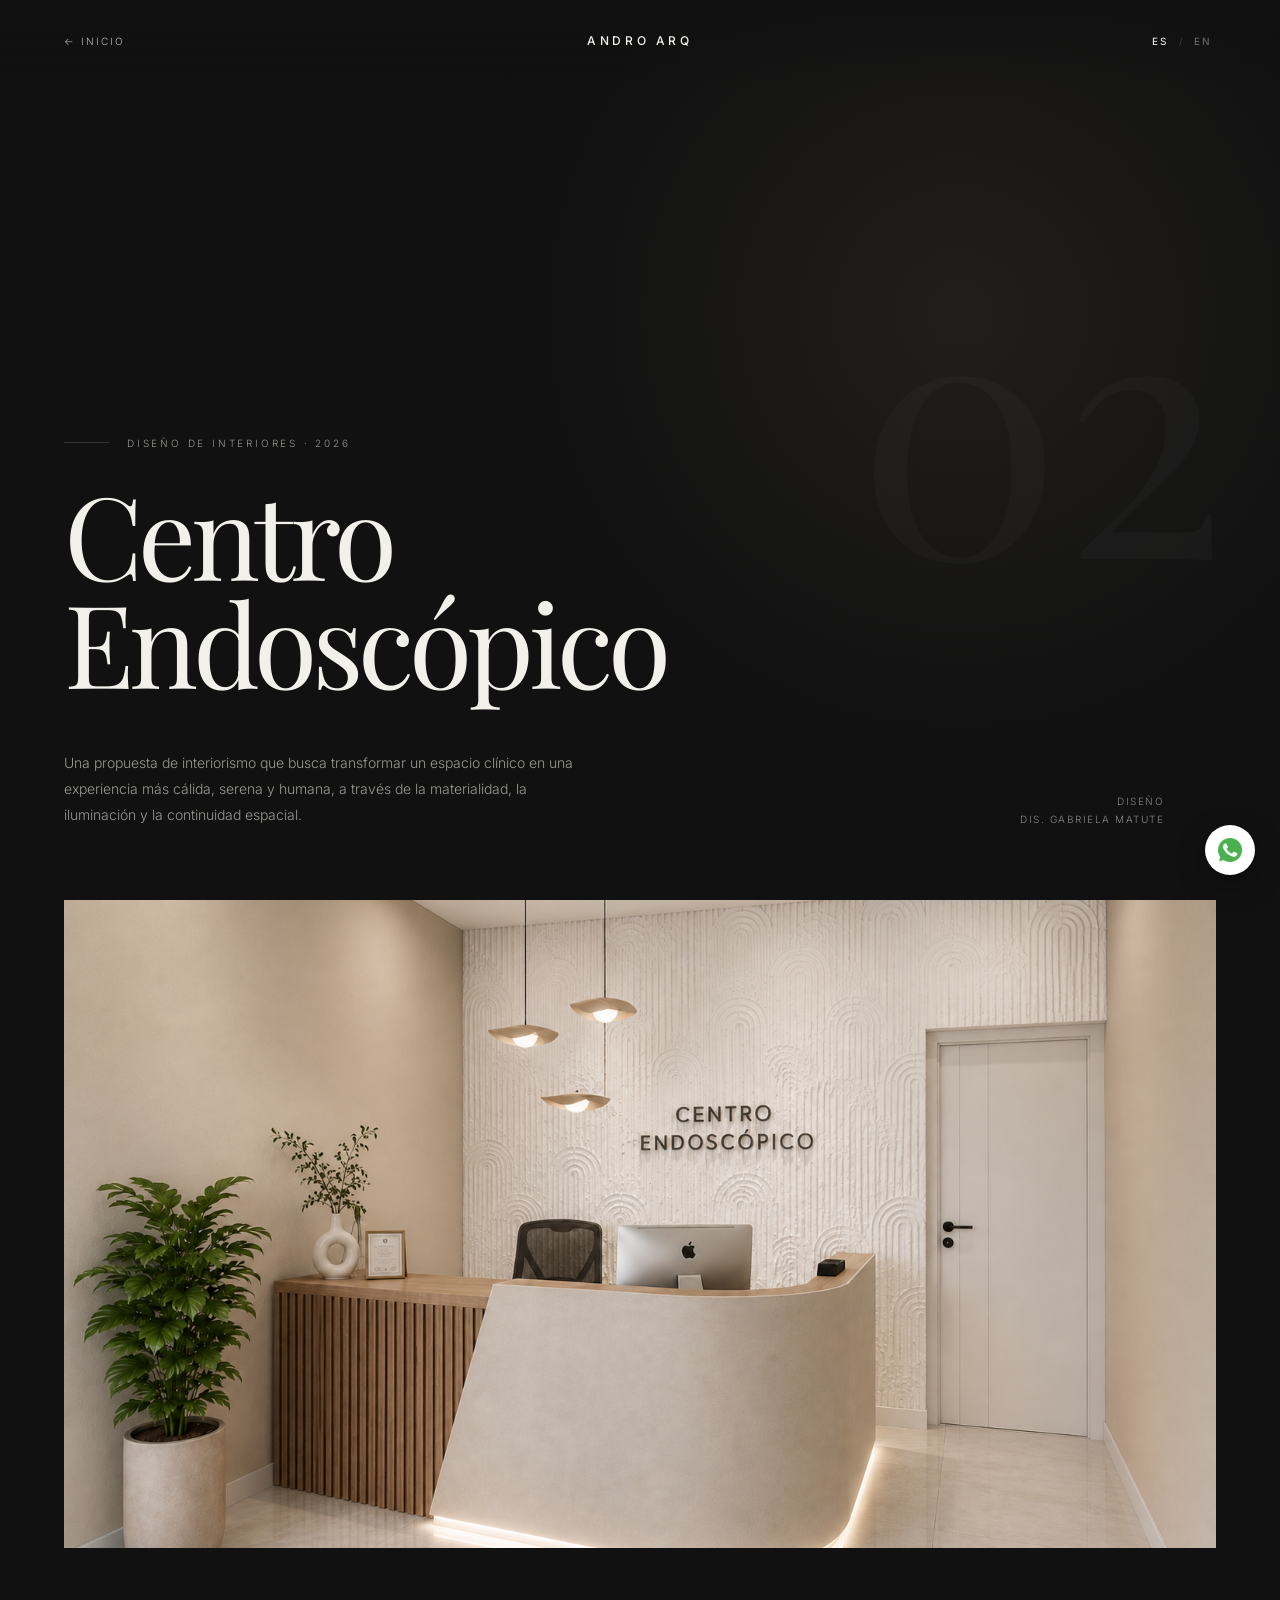
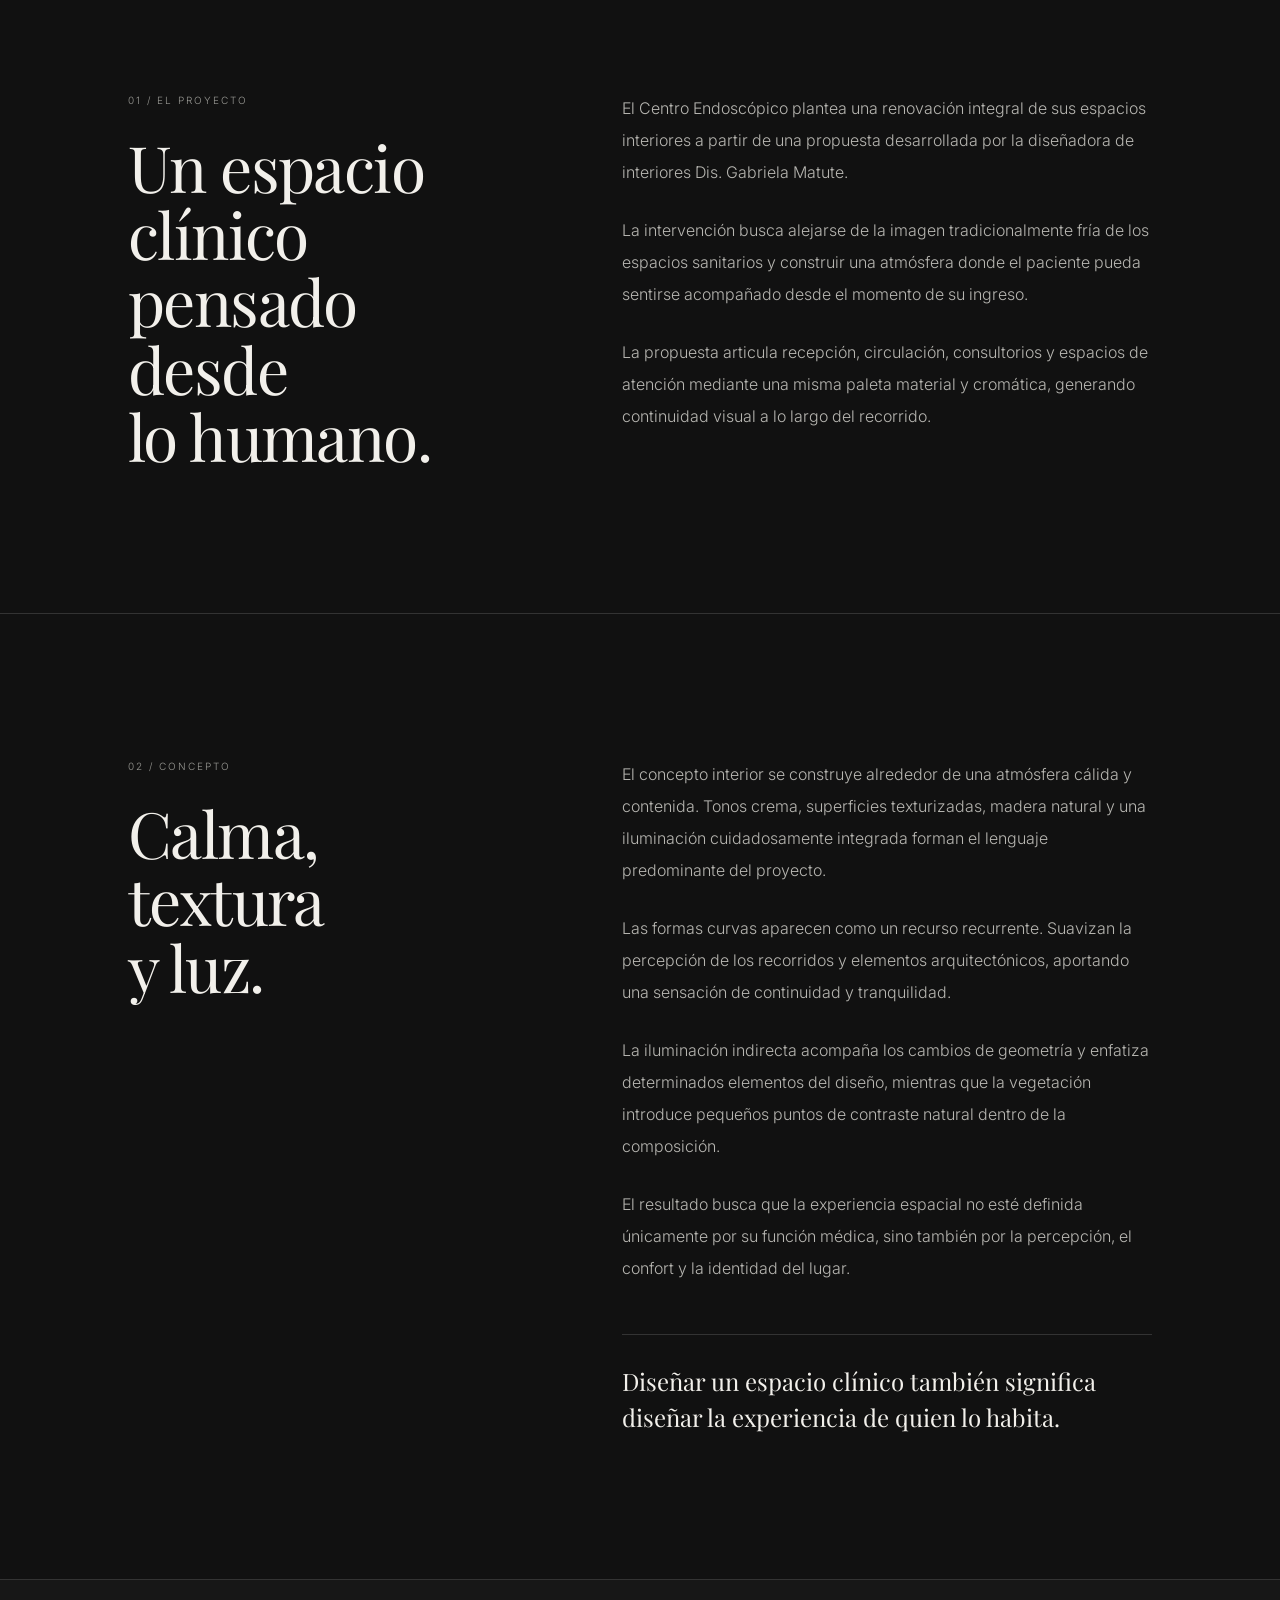
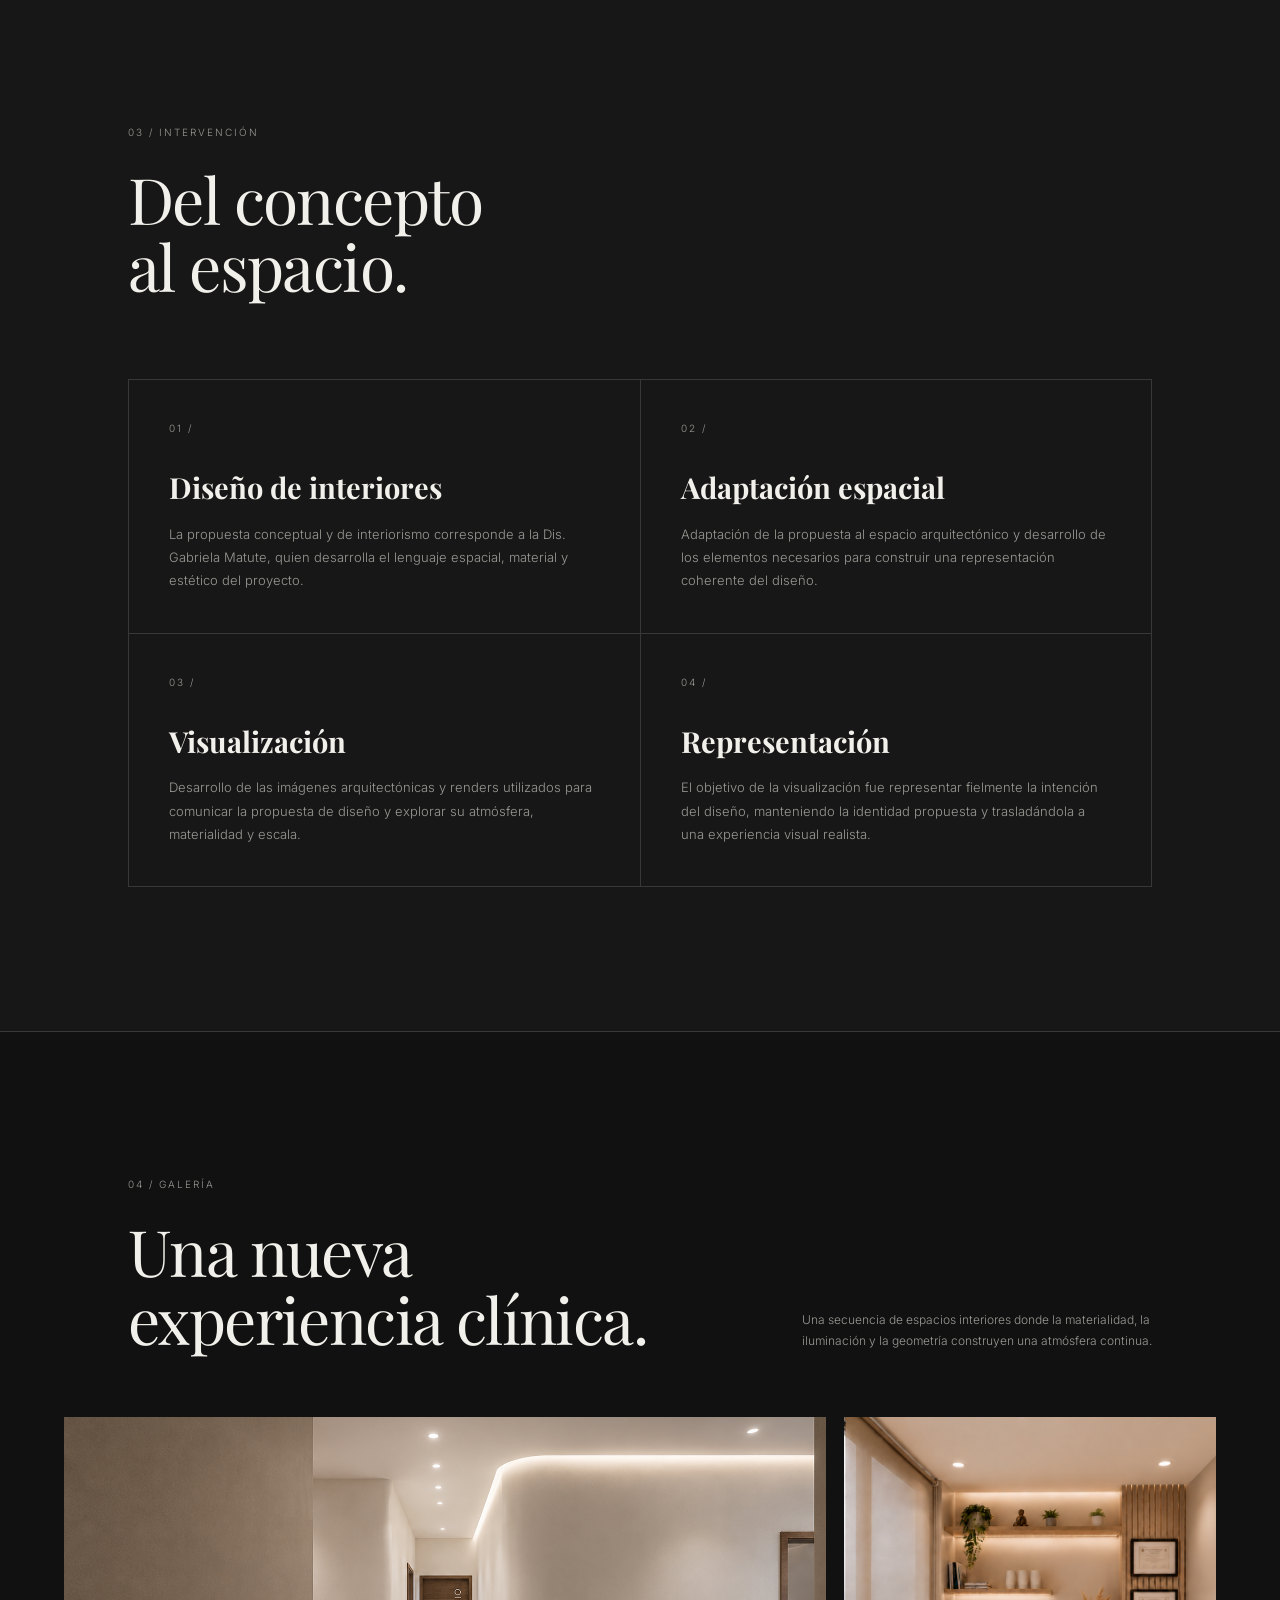
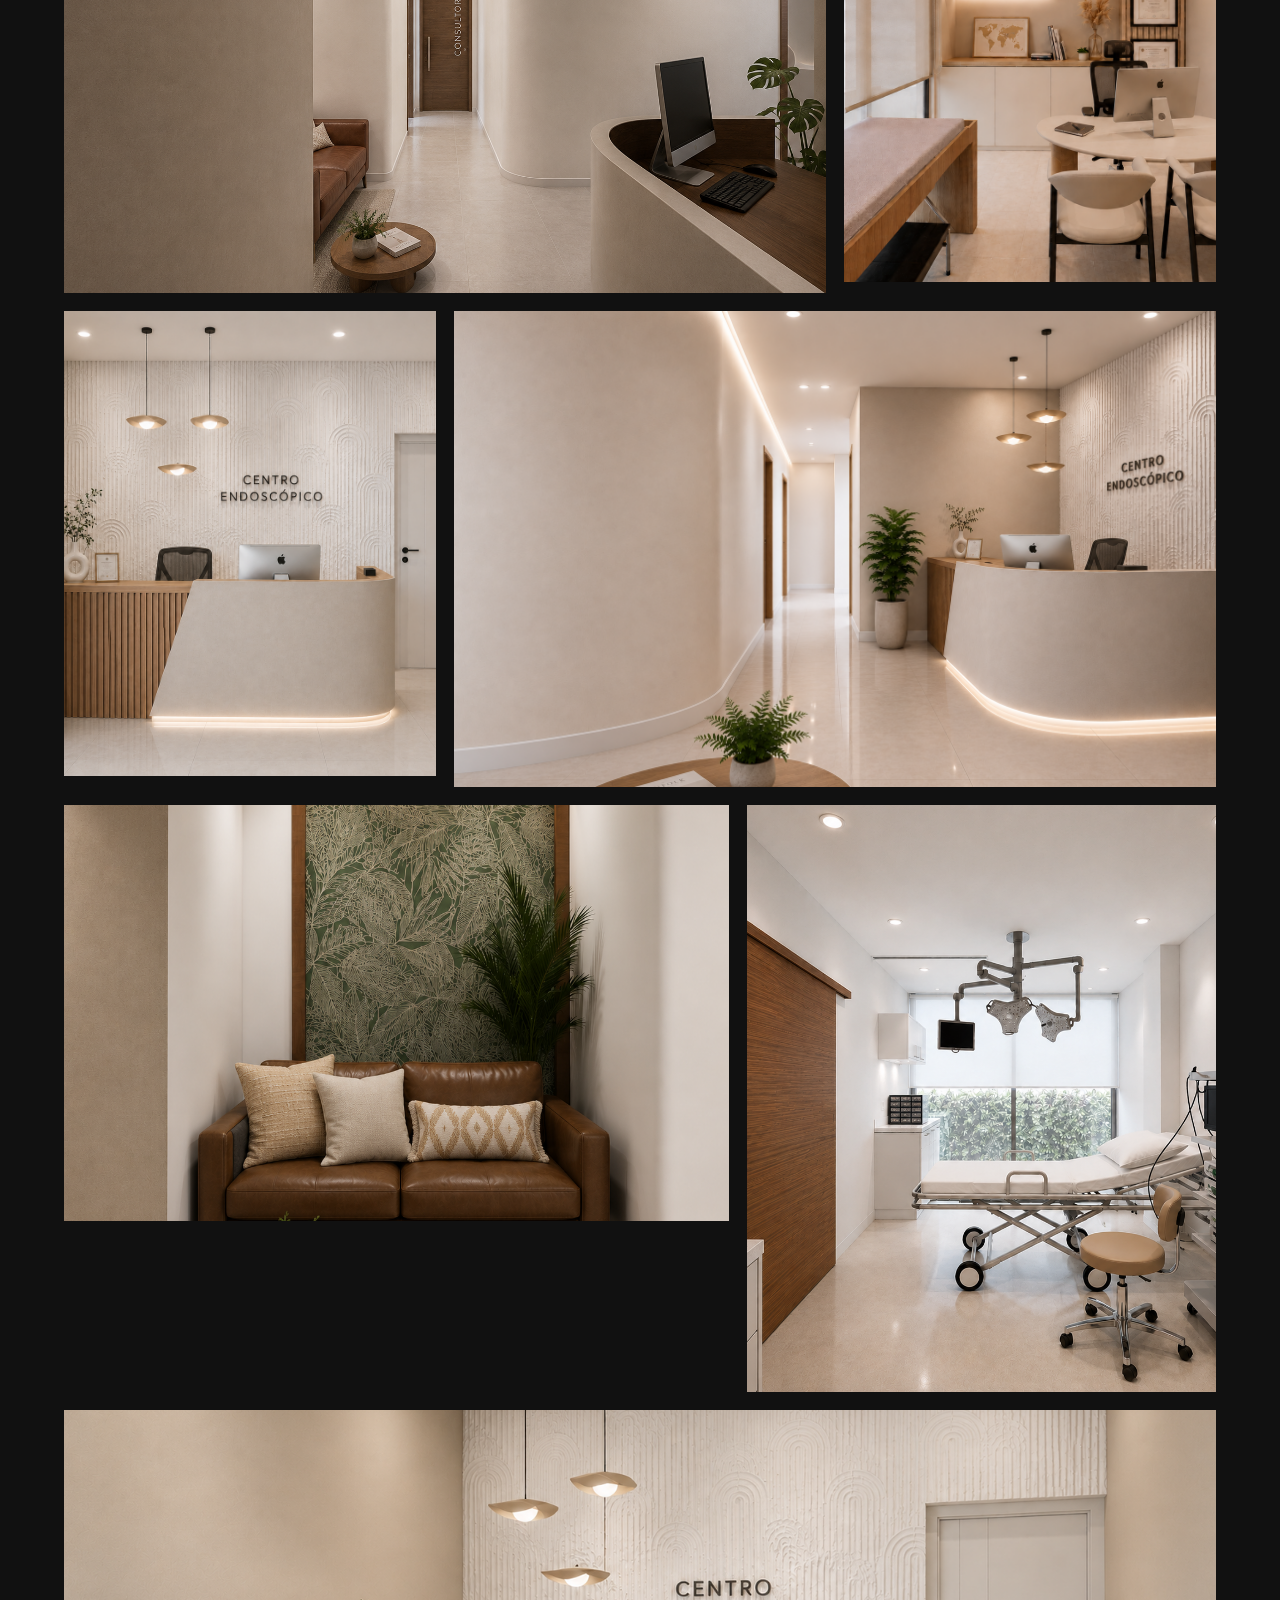
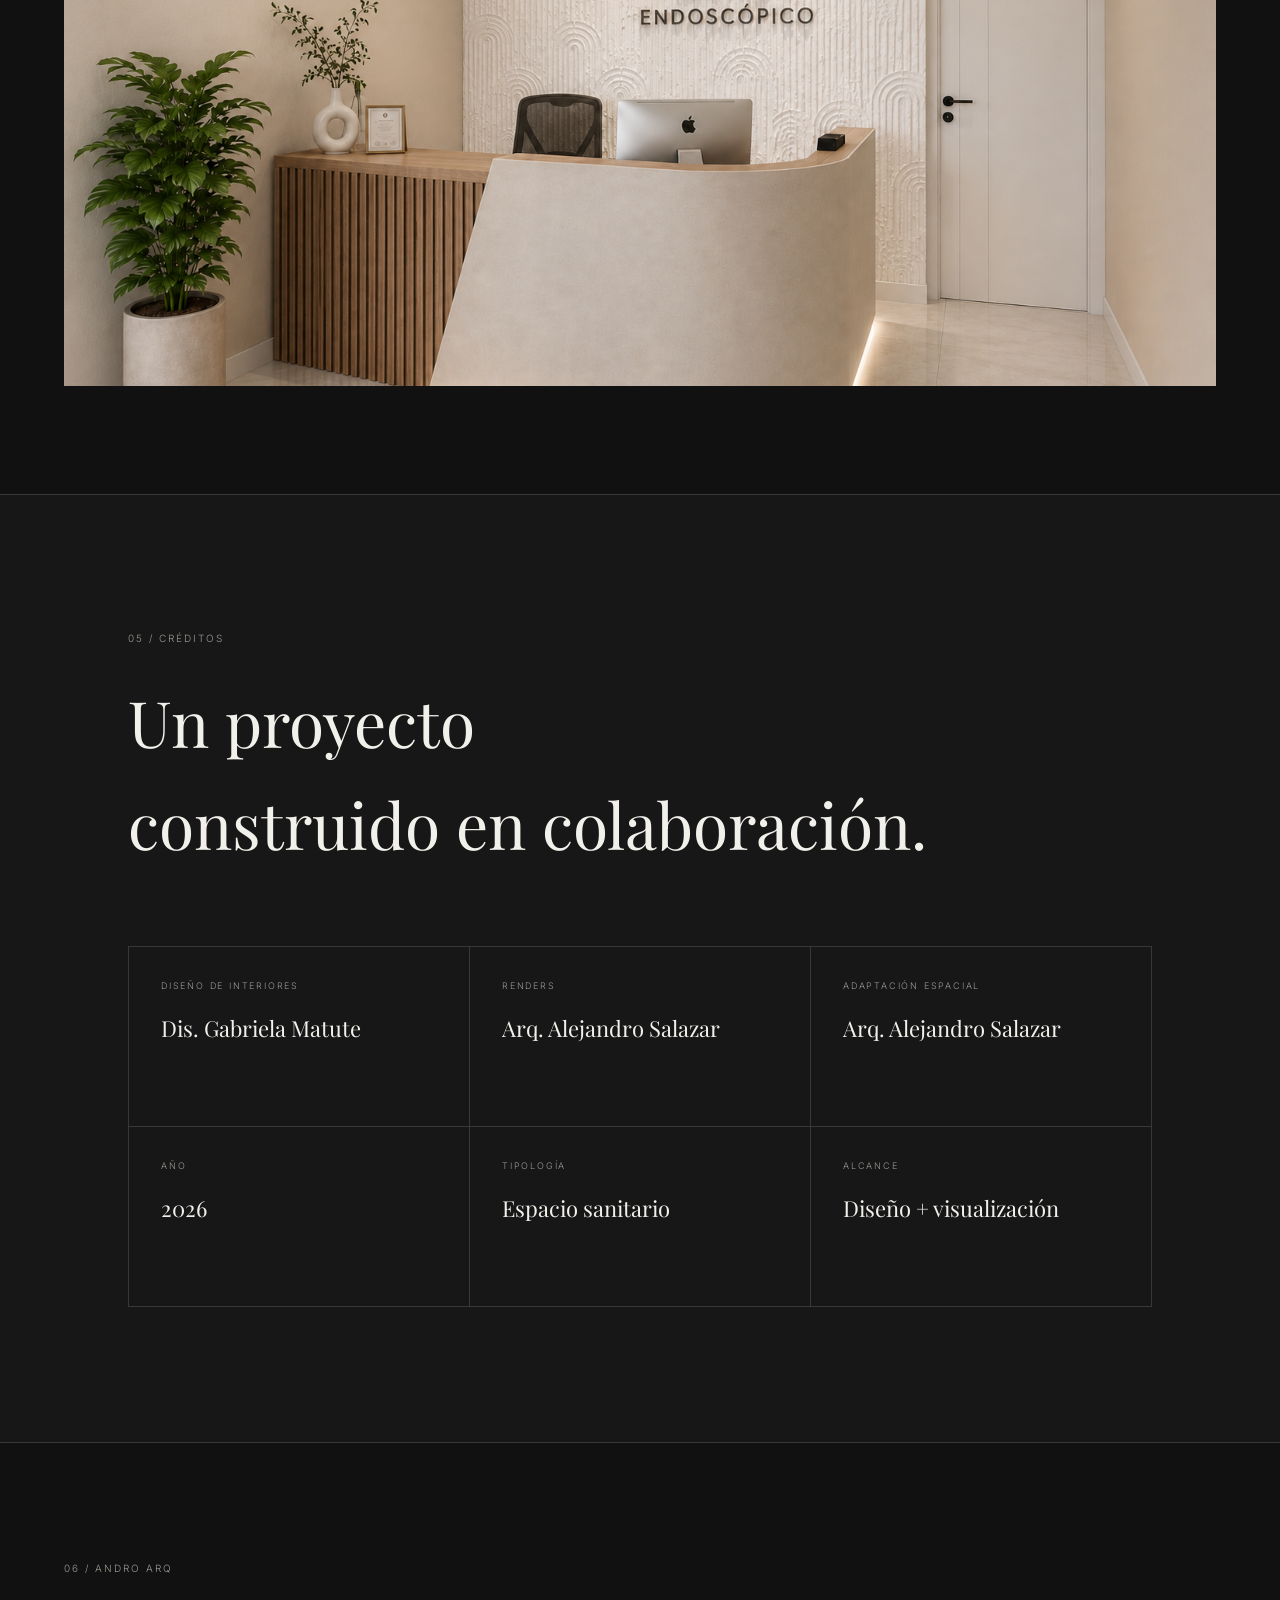
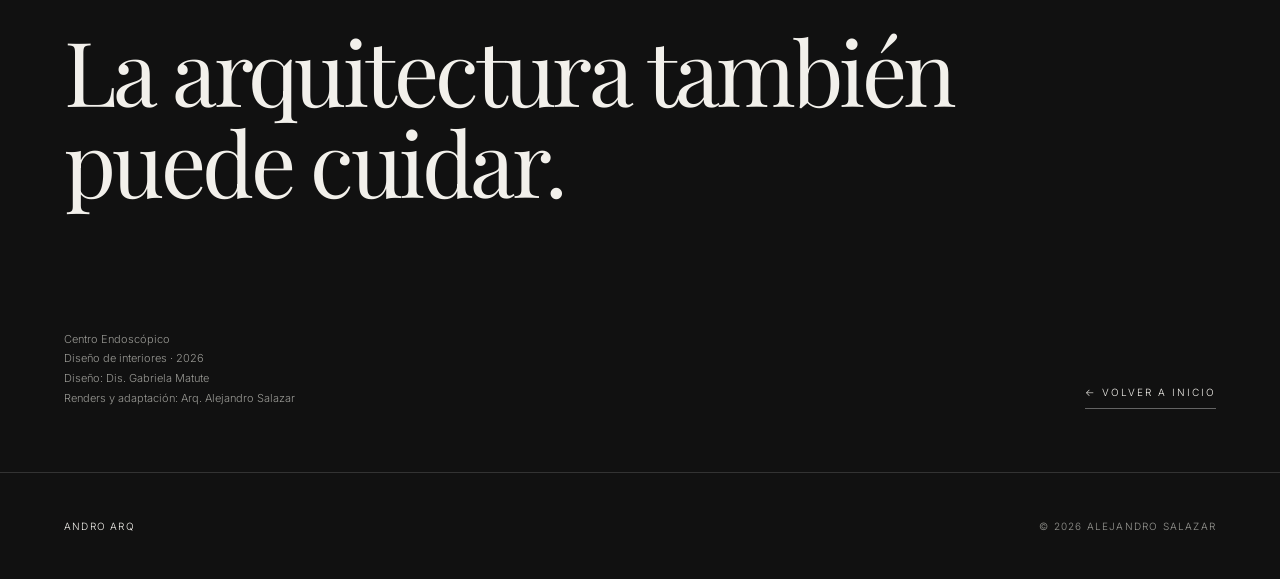
<file: proyectos/centro-endoscopico/index.html>
<!DOCTYPE html>
<html lang="es">

<head>

    <meta charset="UTF-8">

    <meta
        name="viewport"
        content="width=device-width, initial-scale=1.0"
    >

    <title>
        Centro Endoscópico — Alejandro Salazar
    </title>

    <meta
        name="description"
        content="Centro Endoscópico — Diseño de interiores por Dis. Gabriela Matute. Renders y adaptación espacial por Arq. Alejandro Salazar."
    >

    <link rel="preconnect" href="https://fonts.googleapis.com">

    <link
        rel="preconnect"
        href="https://fonts.gstatic.com"
        crossorigin
    >

    <link
        href="https://fonts.googleapis.com/css2?family=Inter:wght@300;400;500;600&family=Playfair+Display:wght@400;500&display=swap"
        rel="stylesheet"
    >


    <style>

        /* =========================================================
           RESET
        ========================================================= */

        * {
            margin: 0;
            padding: 0;
            box-sizing: border-box;
        }

        html {
            scroll-behavior: smooth;
        }

        body {
            background: #111111;
            color: #f2f0eb;
            font-family: "Inter", sans-serif;
            font-weight: 300;
            line-height: 1.6;
            overflow-x: hidden;
        }

        img {
            display: block;
            width: 100%;
        }

        a {
            color: inherit;
            text-decoration: none;
        }

        :root {
            --bg: #111111;
            --bg-soft: #171717;
            --text: #f2f0eb;
            --muted: #999994;
            --line: rgba(255,255,255,0.14);
            --serif: "Playfair Display", serif;
            --sans: "Inter", sans-serif;
        }


        /* =========================================================
           NAVEGACIÓN
        ========================================================= */

        .topbar {
            position: fixed;
            top: 0;
            left: 0;
            width: 100%;
            height: 82px;

            display: flex;
            align-items: center;
            justify-content: space-between;

            padding: 0 5vw;

            z-index: 1000;
            pointer-events: none;

            background:
                linear-gradient(
                    to bottom,
                    rgba(17,17,17,0.94),
                    rgba(17,17,17,0)
                );
        }

        .topbar a,
        .language-switch {
            pointer-events: auto;
        }

        .back-link {
            font-size: 10px;
            letter-spacing: 0.2em;
            text-transform: uppercase;
            color: rgba(255,255,255,0.72);
            transition: 0.3s ease;
        }

        .back-link:hover {
            color: white;
            transform: translateX(-4px);
        }

        .brand {
            position: absolute;
            left: 50%;
            transform: translateX(-50%);

            font-size: 12px;
            letter-spacing: 0.3em;
            font-weight: 500;
        }

        .language-switch {
            display: flex;
            align-items: center;
            gap: 7px;
        }

        .lang-btn {
            border: none;
            background: transparent;
            color: rgba(255,255,255,0.4);

            font-family: var(--sans);
            font-size: 10px;
            letter-spacing: 0.15em;

            cursor: pointer;
            padding: 5px;

            transition: 0.3s ease;
        }

        .lang-btn:hover,
        .lang-btn.active {
            color: white;
        }

        .lang-separator {
            color: rgba(255,255,255,0.2);
            font-size: 10px;
        }


        /* =========================================================
           HERO
        ========================================================= */

        .hero {
            min-height: 100vh;

            position: relative;

            display: flex;
            flex-direction: column;
            justify-content: flex-end;

            padding: 0 5vw 8vh;

            overflow: hidden;

            background:
                radial-gradient(
                    circle at 75% 35%,
                    rgba(210,190,165,0.08),
                    transparent 38%
                ),
                var(--bg);
        }

        .hero::before {
            content: "02";

            position: absolute;

            right: 4vw;
            top: 27%;

            font-family: var(--serif);

            font-size:
                clamp(
                    170px,
                    27vw,
                    420px
                );

            line-height: 1;

            color: rgba(255,255,255,0.025);

            pointer-events: none;
        }

        .hero-label {
            display: flex;
            align-items: center;
            gap: 18px;

            margin-bottom: 28px;

            font-size: 10px;
            letter-spacing: 0.28em;
            text-transform: uppercase;

            color: var(--muted);
        }

        .hero-label::before {
            content: "";

            width: 45px;
            height: 1px;

            background: var(--line);
        }

        .hero h1 {
            max-width: 1100px;

            font-family: var(--serif);

            font-size:
                clamp(
                    62px,
                    9vw,
                    150px
                );

            font-weight: 400;

            line-height: 0.94;

            letter-spacing: -0.045em;
        }

        .hero-bottom {
            display: flex;

            justify-content: space-between;
            align-items: flex-end;

            gap: 50px;

            max-width: 1100px;

            margin-top: 55px;
        }

        .hero-description {
            max-width: 520px;

            color: var(--muted);

            font-size: 14px;
            line-height: 1.85;
        }

        .hero-credit {
            text-align: right;

            white-space: nowrap;

            font-size: 10px;
            line-height: 1.8;

            letter-spacing: 0.15em;

            text-transform: uppercase;

            color: rgba(255,255,255,0.5);
        }


        /* =========================================================
           PORTADA
        ========================================================= */

        .cover {
            width: 100%;
            padding: 0 5vw;
        }

        .cover-image {
            width: 100%;

            aspect-ratio: 16 / 9;

            background: #202020;

            overflow: hidden;
        }

        .cover-image img {
            width: 100%;
            height: 100%;

            object-fit: cover;

            transition:
                transform 1.2s
                cubic-bezier(.2,.7,.2,1);
        }

        .cover-image:hover img {
            transform: scale(1.015);
        }


        /* =========================================================
           INTRO
        ========================================================= */

        .intro {
            padding: 16vh 10vw;

            display: grid;

            grid-template-columns:
                1fr 1.45fr;

            gap: 10vw;

            border-bottom:
                1px solid var(--line);
        }

        .section-number {
            margin-bottom: 25px;

            color: var(--muted);

            font-size: 10px;

            letter-spacing: 0.2em;

            text-transform: uppercase;
        }

        .section-title {
            font-family: var(--serif);

            font-size:
                clamp(
                    42px,
                    5vw,
                    75px
                );

            font-weight: 400;

            line-height: 1.05;

            letter-spacing: -0.025em;
        }

        .intro-text {
            max-width: 680px;

            color: #b7b6b1;

            font-size: 16px;

            line-height: 2;
        }

        .intro-text p + p {
            margin-top: 26px;
        }


        /* =========================================================
           CONCEPTO
        ========================================================= */

        .concept {
            padding: 16vh 10vw;

            display: grid;

            grid-template-columns:
                1fr 1.45fr;

            gap: 10vw;

            border-bottom:
                1px solid var(--line);
        }

        .concept-text {
            max-width: 680px;

            color: #b7b6b1;

            font-size: 16px;

            line-height: 2;
        }

        .concept-text p + p {
            margin-top: 26px;
        }

        .concept-quote {
            margin-top: 50px;

            padding-top: 28px;

            border-top:
                1px solid var(--line);

            font-family: var(--serif);

            font-size: 24px;

            line-height: 1.5;

            color: var(--text);
        }


        /* =========================================================
           INTERVENCIÓN
        ========================================================= */

        .intervention {
            padding: 16vh 10vw;

            background: var(--bg-soft);

            border-bottom:
                1px solid var(--line);
        }

        .intervention-header {
            max-width: 1000px;

            margin-bottom: 80px;
        }

        .intervention-header .section-title {
            max-width: 850px;
        }

        .roles {
            display: grid;

            grid-template-columns:
                repeat(2, 1fr);

            border-top:
                1px solid var(--line);

            border-left:
                1px solid var(--line);
        }

        .role {
            min-height: 250px;

            padding: 40px;

            border-right:
                1px solid var(--line);

            border-bottom:
                1px solid var(--line);
        }

        .role-number {
            display: block;

            margin-bottom: 35px;

            color: var(--muted);

            font-size: 10px;

            letter-spacing: 0.2em;
        }

        .role-title {
            margin-bottom: 18px;

            font-family: var(--serif);

            font-size: 29px;

            line-height: 1.15;
        }

        .role-description {
            max-width: 470px;

            color: var(--muted);

            font-size: 13px;

            line-height: 1.8;
        }


        /* =========================================================
           GALERÍA
        ========================================================= */

        .gallery-section {
            padding: 16vh 5vw 12vh;
        }

        .gallery-header {
            display: flex;

            justify-content: space-between;

            align-items: flex-end;

            margin:
                0 5vw 65px;

            gap: 40px;
        }

        .gallery-header-text {
            max-width: 700px;
        }

        .gallery-description {
            max-width: 350px;

            color: var(--muted);

            font-size: 12px;

            line-height: 1.8;
        }

        .gallery {
            display: grid;

            grid-template-columns:
                repeat(12, 1fr);

            gap: 18px;
        }

        .gallery-item {
            overflow: hidden;

            background: #1c1c1c;
        }

        .gallery-item img {
            width: 100%;
            height: 100%;

            object-fit: cover;

            transition:
                transform 1s
                cubic-bezier(.2,.7,.2,1);
        }

        .gallery-item:hover img {
            transform: scale(1.025);
        }


        /* =========================================================
           DISTRIBUCIÓN DE IMÁGENES
        ========================================================= */

        .gallery-item:nth-child(1) {
            grid-column: span 8;
            aspect-ratio: 16 / 10;
        }

        .gallery-item:nth-child(2) {
            grid-column: span 4;
            aspect-ratio: 4 / 5;
        }

        .gallery-item:nth-child(3) {
            grid-column: span 4;
            aspect-ratio: 4 / 5;
        }

        .gallery-item:nth-child(4) {
            grid-column: span 8;
            aspect-ratio: 16 / 10;
        }

        .gallery-item:nth-child(5) {
            grid-column: span 7;
            aspect-ratio: 16 / 10;
        }

        .gallery-item:nth-child(6) {
            grid-column: span 5;
            aspect-ratio: 4 / 5;
        }

        .gallery-item:nth-child(7) {
            grid-column: span 12;
            aspect-ratio: 16 / 8;
        }


        /* =========================================================
           CRÉDITOS
        ========================================================= */

        .credits {
            padding: 15vh 10vw;

            border-top:
                1px solid var(--line);

            border-bottom:
                1px solid var(--line);

            background: var(--bg-soft);
        }

        .credits-title {
            margin-bottom: 70px;

            font-family: var(--serif);

            font-size:
                clamp(
                    42px,
                    5vw,
                    70px
                );

            font-weight: 400;
        }

        .credits-grid {
            display: grid;

            grid-template-columns:
                repeat(3, 1fr);

            border-top:
                1px solid var(--line);

            border-left:
                1px solid var(--line);
        }

        .credit {
            min-height: 180px;

            padding: 32px;

            border-right:
                1px solid var(--line);

            border-bottom:
                1px solid var(--line);
        }

        .credit-label {
            display: block;

            margin-bottom: 20px;

            color: var(--muted);

            font-size: 9px;

            letter-spacing: 0.2em;

            text-transform: uppercase;
        }

        .credit-value {
            font-family: var(--serif);

            font-size: 22px;

            line-height: 1.4;
        }


        /* =========================================================
           CIERRE
        ========================================================= */

        .closing {
            min-height: 70vh;

            padding: 13vh 5vw 7vh;

            display: flex;

            flex-direction: column;

            justify-content: space-between;

            border-bottom:
                1px solid var(--line);
        }

        .closing-title {
            max-width: 1000px;

            font-family: var(--serif);

            font-size:
                clamp(
                    48px,
                    7vw,
                    110px
                );

            font-weight: 400;

            line-height: 1.02;

            letter-spacing: -0.04em;
        }

        .closing-bottom {
            display: flex;

            justify-content: space-between;

            align-items: flex-end;

            gap: 40px;

            margin-top: 100px;
        }

        .closing-note {
            color: var(--muted);

            font-size: 11px;

            line-height: 1.8;
        }

        .back-projects {
            display: inline-flex;

            align-items: center;

            gap: 14px;

            padding-bottom: 8px;

            border-bottom:
                1px solid rgba(255,255,255,0.35);

            font-size: 10px;

            letter-spacing: 0.2em;

            text-transform: uppercase;

            transition: 0.3s ease;
        }

        .back-projects:hover {
            gap: 20px;

            border-color: white;
        }


        /* =========================================================
           FOOTER
        ========================================================= */

        footer {
            padding: 45px 5vw;

            display: flex;

            justify-content: space-between;

            align-items: center;

            color: var(--muted);

            font-size: 10px;

            letter-spacing: 0.12em;

            text-transform: uppercase;
        }

        .footer-brand {
            color: var(--text);
        }


        /* =========================================================
           WHATSAPP
        ========================================================= */

        .whatsapp {
            position: fixed;

            right: 25px;
            bottom: 25px;

            width: 50px;
            height: 50px;

            border-radius: 50%;

            background: white;

            display: flex;

            align-items: center;
            justify-content: center;

            z-index: 1000;

            box-shadow:
                0 10px 30px
                rgba(0,0,0,0.3);

            transition: 0.3s ease;
        }

        .whatsapp:hover {
            transform: scale(1.08);
        }

        .whatsapp img {
            width: 24px;
            height: 24px;

            object-fit: contain;
        }


        /* =========================================================
           SISTEMA DE IDIOMAS
        ========================================================= */

        [data-lang="en"] {
            display: none;
        }

        body.english [data-lang="es"] {
            display: none;
        }

        body.english [data-lang="en"] {
            display: block;
        }

        body.english span[data-lang="en"] {
            display: inline;
        }

        body.english span[data-lang="es"] {
            display: none;
        }


        /* =========================================================
           RESPONSIVE
        ========================================================= */

        @media (max-width: 800px) {

            .topbar {
                height: 70px;
                padding: 0 24px;
            }

            .brand {
                display: none;
            }

            .back-link {
                font-size: 8px;
            }

            .hero {
                min-height: 100svh;
                padding: 110px 24px 55px;
            }

            .hero::before {
                right: -25px;
                top: 34%;
                font-size: 190px;
            }

            .hero-label {
                margin-bottom: 22px;
                font-size: 8px;
            }

            .hero-label::before {
                width: 30px;
            }

            .hero h1 {
                font-size:
                    clamp(
                        53px,
                        15vw,
                        78px
                    );

                line-height: 0.97;
            }

            .hero-bottom {
                margin-top: 45px;

                flex-direction: column;

                align-items: flex-start;

                gap: 25px;
            }

            .hero-description {
                font-size: 13px;
            }

            .hero-credit {
                text-align: left;

                white-space: normal;

                font-size: 8px;
            }

            .cover {
                padding: 0 18px;
            }

            .cover-image {
                aspect-ratio: 4 / 3;
            }

            .intro,
            .concept {
                display: block;

                padding:
                    100px 24px;
            }

            .section-title {
                margin-bottom: 50px;

                font-size: 48px;
            }

            .intro-text,
            .concept-text {
                font-size: 14px;

                line-height: 1.9;
            }

            .concept-quote {
                font-size: 21px;
            }

            .intervention {
                padding:
                    100px 24px;
            }

            .intervention-header {
                margin-bottom: 50px;
            }

            .roles {
                grid-template-columns: 1fr;
            }

            .role {
                min-height: auto;
                padding: 30px;
            }

            .role-title {
                font-size: 27px;
            }

            .gallery-section {
                padding:
                    100px 18px 80px;
            }

            .gallery-header {
                display: block;

                margin:
                    0 6px 40px;
            }

            .gallery-description {
                margin-top: 25px;
            }

            .gallery {
                display: flex;

                flex-direction: column;

                gap: 12px;
            }

            .gallery-item:nth-child(1),
            .gallery-item:nth-child(2),
            .gallery-item:nth-child(3),
            .gallery-item:nth-child(4),
            .gallery-item:nth-child(5),
            .gallery-item:nth-child(6),
            .gallery-item:nth-child(7) {
                width: 100%;

                aspect-ratio: 4 / 3;
            }

            .credits {
                padding:
                    100px 24px;
            }

            .credits-title {
                margin-bottom: 45px;
            }

            .credits-grid {
                grid-template-columns: 1fr;
            }

            .credit {
                min-height: auto;

                padding: 25px;
            }

            .closing {
                min-height: 70vh;

                padding:
                    90px 24px 55px;
            }

            .closing-bottom {
                margin-top: 80px;

                flex-direction: column;

                align-items: flex-start;
            }

            footer {
                padding:
                    35px 24px;

                flex-direction: column;

                align-items: flex-start;

                gap: 15px;
            }

            .whatsapp {
                width: 46px;
                height: 46px;

                right: 18px;
                bottom: 18px;
            }

        }

    </style>

</head>


<body>


    <!-- =========================================================
         NAVEGACIÓN
    ========================================================= -->

    <header class="topbar">

        <a
            href="../../index.html"
            class="back-link"
        >

            <span data-lang="es">
                ← Inicio
            </span>

            <span data-lang="en">
                ← Home
            </span>

        </a>


        <div class="brand">
            ANDRO ARQ
        </div>


        <div class="language-switch">

            <button
                class="lang-btn active"
                id="esBtn"
            >
                ES
            </button>

            <span class="lang-separator">
                /
            </span>

            <button
                class="lang-btn"
                id="enBtn"
            >
                EN
            </button>

        </div>

    </header>



    <!-- =========================================================
         HERO
    ========================================================= -->

    <section class="hero">

        <div class="hero-label">

            <span data-lang="es">
                Diseño de interiores · 2026
            </span>

            <span data-lang="en">
                Interior design · 2026
            </span>

        </div>


        <h1>

            <span data-lang="es">
                Centro<br>
                Endoscópico
            </span>

            <span data-lang="en">
                Endoscopy<br>
                Center
            </span>

        </h1>


        <div class="hero-bottom">

            <p class="hero-description">

                <span data-lang="es">

                    Una propuesta de interiorismo que busca
                    transformar un espacio clínico en una
                    experiencia más cálida, serena y humana,
                    a través de la materialidad, la iluminación
                    y la continuidad espacial.

                </span>

                <span data-lang="en">

                    An interior design proposal that seeks
                    to transform a clinical environment into
                    a warmer, calmer and more human experience
                    through materiality, lighting and spatial
                    continuity.

                </span>

            </p>


            <div class="hero-credit">

                <span data-lang="es">

                    Diseño<br>
                    Dis. Gabriela Matute

                </span>

                <span data-lang="en">

                    Design<br>
                    Dis. Gabriela Matute

                </span>

            </div>

        </div>

    </section>



    <!-- =========================================================
         PORTADA
    ========================================================= -->

    <section class="cover">

        <div class="cover-image">

            <img
                src="img/portada.jpg"
                alt="Centro Endoscópico"
            >

        </div>

    </section>



    <!-- =========================================================
         01 — EL PROYECTO
    ========================================================= -->

    <section class="intro">

        <div>

            <div class="section-number">

                01 /

                <span data-lang="es">
                    El proyecto
                </span>

                <span data-lang="en">
                    The project
                </span>

            </div>


            <h2 class="section-title">

                <span data-lang="es">

                    Un espacio clínico<br>
                    pensado desde<br>
                    lo humano.

                </span>

                <span data-lang="en">

                    A clinical space<br>
                    designed around<br>
                    people.

                </span>

            </h2>

        </div>


        <div class="intro-text">

            <div data-lang="es">

                <p>

                    El Centro Endoscópico plantea una
                    renovación integral de sus espacios
                    interiores a partir de una propuesta
                    desarrollada por la diseñadora de
                    interiores Dis. Gabriela Matute.

                </p>


                <p>

                    La intervención busca alejarse de la
                    imagen tradicionalmente fría de los
                    espacios sanitarios y construir una
                    atmósfera donde el paciente pueda
                    sentirse acompañado desde el momento
                    de su ingreso.

                </p>


                <p>

                    La propuesta articula recepción,
                    circulación, consultorios y espacios
                    de atención mediante una misma
                    paleta material y cromática, generando
                    continuidad visual a lo largo del
                    recorrido.

                </p>

            </div>


            <div data-lang="en">

                <p>

                    The Endoscopy Center proposes a
                    comprehensive renovation of its
                    interior spaces based on a design
                    developed by interior designer
                    Dis. Gabriela Matute.

                </p>


                <p>

                    The intervention seeks to move away
                    from the traditionally cold image of
                    healthcare environments and create an
                    atmosphere where patients feel welcomed
                    from the moment they enter.

                </p>


                <p>

                    Reception, circulation, consultation
                    rooms and treatment areas are connected
                    through a consistent material and
                    chromatic palette, creating visual
                    continuity throughout the journey.

                </p>

            </div>

        </div>

    </section>



    <!-- =========================================================
         02 — CONCEPTO
    ========================================================= -->

    <section class="concept">

        <div>

            <div class="section-number">

                02 /

                <span data-lang="es">
                    Concepto
                </span>

                <span data-lang="en">
                    Concept
                </span>

            </div>


            <h2 class="section-title">

                <span data-lang="es">

                    Calma,<br>
                    textura<br>
                    y luz.

                </span>

                <span data-lang="en">

                    Calm,<br>
                    texture<br>
                    and light.

                </span>

            </h2>

        </div>


        <div class="concept-text">

            <div data-lang="es">

                <p>

                    El concepto interior se construye
                    alrededor de una atmósfera cálida y
                    contenida. Tonos crema, superficies
                    texturizadas, madera natural y una
                    iluminación cuidadosamente integrada
                    forman el lenguaje predominante del
                    proyecto.

                </p>


                <p>

                    Las formas curvas aparecen como un
                    recurso recurrente. Suavizan la
                    percepción de los recorridos y
                    elementos arquitectónicos, aportando
                    una sensación de continuidad y
                    tranquilidad.

                </p>


                <p>

                    La iluminación indirecta acompaña
                    los cambios de geometría y enfatiza
                    determinados elementos del diseño,
                    mientras que la vegetación introduce
                    pequeños puntos de contraste natural
                    dentro de la composición.

                </p>


                <p>

                    El resultado busca que la experiencia
                    espacial no esté definida únicamente
                    por su función médica, sino también
                    por la percepción, el confort y la
                    identidad del lugar.

                </p>


                <div class="concept-quote">

                    Diseñar un espacio clínico también
                    significa diseñar la experiencia
                    de quien lo habita.

                </div>

            </div>


            <div data-lang="en">

                <p>

                    The interior concept is built around
                    a warm and restrained atmosphere.
                    Cream tones, textured surfaces,
                    natural wood and carefully integrated
                    lighting form the predominant language
                    of the project.

                </p>


                <p>

                    Curved forms appear as a recurring
                    design element. They soften the
                    perception of circulation paths and
                    architectural elements, creating a
                    sense of continuity and calm.

                </p>


                <p>

                    Indirect lighting follows changes in
                    geometry and emphasizes selected
                    design elements, while vegetation
                    introduces small points of natural
                    contrast throughout the composition.

                </p>


                <p>

                    The result seeks to make the spatial
                    experience defined not only by medical
                    function, but also by perception,
                    comfort and identity.

                </p>


                <div class="concept-quote">

                    Designing a clinical space also means
                    designing the experience of those who
                    inhabit it.

                </div>

            </div>

        </div>

    </section>



    <!-- =========================================================
         03 — INTERVENCIÓN
    ========================================================= -->

    <section class="intervention">

        <div class="intervention-header">

            <div class="section-number">

                03 /

                <span data-lang="es">
                    Intervención
                </span>

                <span data-lang="en">
                    Intervention
                </span>

            </div>


            <h2 class="section-title">

                <span data-lang="es">

                    Del concepto<br>
                    al espacio.

                </span>

                <span data-lang="en">

                    From concept<br>
                    to space.

                </span>

            </h2>

        </div>


        <div class="roles">


            <!-- ROL 01 -->

            <div class="role">

                <span class="role-number">
                    01 /
                </span>


                <h3 class="role-title">

                    <span data-lang="es">
                        Diseño de interiores
                    </span>

                    <span data-lang="en">
                        Interior design
                    </span>

                </h3>


                <p class="role-description">

                    <span data-lang="es">

                        La propuesta conceptual y de
                        interiorismo corresponde a la
                        Dis. Gabriela Matute, quien
                        desarrolla el lenguaje espacial,
                        material y estético del proyecto.

                    </span>

                    <span data-lang="en">

                        The conceptual and interior design
                        proposal was developed by
                        Dis. Gabriela Matute, defining
                        the spatial, material and aesthetic
                        language of the project.

                    </span>

                </p>

            </div>



            <!-- ROL 02 -->

            <div class="role">

                <span class="role-number">
                    02 /
                </span>


                <h3 class="role-title">

                    <span data-lang="es">
                        Adaptación espacial
                    </span>

                    <span data-lang="en">
                        Spatial adaptation
                    </span>

                </h3>


                <p class="role-description">

                    <span data-lang="es">

                        Adaptación de la propuesta al
                        espacio arquitectónico y desarrollo
                        de los elementos necesarios para
                        construir una representación
                        coherente del diseño.

                    </span>

                    <span data-lang="en">

                        Adaptation of the proposal to the
                        architectural space and development
                        of the elements required to create
                        a coherent representation of the
                        design.

                    </span>

                </p>

            </div>



            <!-- ROL 03 -->

            <div class="role">

                <span class="role-number">
                    03 /
                </span>


                <h3 class="role-title">

                    <span data-lang="es">
                        Visualización
                    </span>

                    <span data-lang="en">
                        Visualization
                    </span>

                </h3>


                <p class="role-description">

                    <span data-lang="es">

                        Desarrollo de las imágenes
                        arquitectónicas y renders utilizados
                        para comunicar la propuesta de
                        diseño y explorar su atmósfera,
                        materialidad y escala.

                    </span>

                    <span data-lang="en">

                        Development of the architectural
                        images and renders used to
                        communicate the design proposal
                        and explore its atmosphere,
                        materiality and scale.

                    </span>

                </p>

            </div>



            <!-- ROL 04 -->

            <div class="role">

                <span class="role-number">
                    04 /
                </span>


                <h3 class="role-title">

                    <span data-lang="es">
                        Representación
                    </span>

                    <span data-lang="en">
                        Representation
                    </span>

                </h3>


                <p class="role-description">

                    <span data-lang="es">

                        El objetivo de la visualización fue
                        representar fielmente la intención
                        del diseño, manteniendo la identidad
                        propuesta y trasladándola a una
                        experiencia visual realista.

                    </span>

                    <span data-lang="en">

                        The visualization aimed to faithfully
                        represent the design intention,
                        preserving its identity while
                        translating it into a realistic
                        visual experience.

                    </span>

                </p>

            </div>


        </div>

    </section>



    <!-- =========================================================
         04 — GALERÍA
    ========================================================= -->

    <section class="gallery-section">

        <div class="gallery-header">

            <div class="gallery-header-text">

                <div class="section-number">

                    04 /

                    <span data-lang="es">
                        Galería
                    </span>

                    <span data-lang="en">
                        Gallery
                    </span>

                </div>


                <h2 class="section-title">

                    <span data-lang="es">

                        Una nueva<br>
                        experiencia clínica.

                    </span>

                    <span data-lang="en">

                        A new<br>
                        clinical experience.

                    </span>

                </h2>

            </div>


            <p class="gallery-description">

                <span data-lang="es">

                    Una secuencia de espacios interiores
                    donde la materialidad, la iluminación
                    y la geometría construyen una atmósfera
                    continua.

                </span>

                <span data-lang="en">

                    A sequence of interior spaces where
                    materiality, lighting and geometry
                    create a continuous atmosphere.

                </span>

            </p>

        </div>



        <div class="gallery">


            <!-- 01 PASILLO -->

            <div class="gallery-item">

                <img
                    src="img/pasillo.jpg"
                    alt="Pasillo del Centro Endoscópico"
                    loading="lazy"
                >

            </div>



            <!-- 02 CONSULTORIO -->

            <div class="gallery-item">

                <img
                    src="img/consultorio.jpg"
                    alt="Consultorio del Centro Endoscópico"
                    loading="lazy"
                >

            </div>



            <!-- 03 RECEPCIÓN 01 -->

            <div class="gallery-item">

                <img
                    src="img/recepcion-01.jpg"
                    alt="Recepción del Centro Endoscópico"
                    loading="lazy"
                >

            </div>



            <!-- 04 RECEPCIÓN 02 -->

            <div class="gallery-item">

                <img
                    src="img/recepcion-02.jpg"
                    alt="Vista de recepción del Centro Endoscópico"
                    loading="lazy"
                >

            </div>



            <!-- 05 SALA DE ESPERA -->

            <div class="gallery-item">

                <img
                    src="img/sala-espera.jpg"
                    alt="Sala de espera del Centro Endoscópico"
                    loading="lazy"
                >

            </div>



            <!-- 06 SALA ENDOSCÓPICA -->

            <div class="gallery-item">

                <img
                    src="img/sala-endoscopica.jpg"
                    alt="Sala endoscópica"
                    loading="lazy"
                >

            </div>



            <!-- 07 PORTADA / VISTA GENERAL -->

            <div class="gallery-item">

                <img
                    src="img/portada.jpg"
                    alt="Vista general del Centro Endoscópico"
                    loading="lazy"
                >

            </div>


        </div>

    </section>



    <!-- =========================================================
         05 — CRÉDITOS
    ========================================================= -->

    <section class="credits">

        <div class="section-number">

            05 /

            <span data-lang="es">
                Créditos
            </span>

            <span data-lang="en">
                Credits
            </span>

        </div>


        <h2 class="credits-title">

            <span data-lang="es">

                Un proyecto<br>
                construido en colaboración.

            </span>

            <span data-lang="en">

                A project<br>
                built through collaboration.

            </span>

        </h2>


        <div class="credits-grid">


            <!-- DISEÑO -->

            <div class="credit">

                <span class="credit-label">

                    <span data-lang="es">
                        Diseño de interiores
                    </span>

                    <span data-lang="en">
                        Interior design
                    </span>

                </span>


                <div class="credit-value">

                    Dis. Gabriela Matute

                </div>

            </div>



            <!-- RENDERS -->

            <div class="credit">

                <span class="credit-label">

                    <span data-lang="es">
                        Renders
                    </span>

                    <span data-lang="en">
                        Visualization
                    </span>

                </span>


                <div class="credit-value">

                    Arq. Alejandro Salazar

                </div>

            </div>



            <!-- ADAPTACIÓN -->

            <div class="credit">

                <span class="credit-label">

                    <span data-lang="es">
                        Adaptación espacial
                    </span>

                    <span data-lang="en">
                        Spatial adaptation
                    </span>

                </span>


                <div class="credit-value">

                    <span data-lang="es">
                        Arq. Alejandro Salazar
                    </span>

                    <span data-lang="en">
                        Arch. Alejandro Salazar
                    </span>

                </div>

            </div>



            <!-- AÑO -->

            <div class="credit">

                <span class="credit-label">

                    <span data-lang="es">
                        Año
                    </span>

                    <span data-lang="en">
                        Year
                    </span>

                </span>


                <div class="credit-value">

                    2026

                </div>

            </div>



            <!-- TIPOLOGÍA -->

            <div class="credit">

                <span class="credit-label">

                    <span data-lang="es">
                        Tipología
                    </span>

                    <span data-lang="en">
                        Typology
                    </span>

                </span>


                <div class="credit-value">

                    <span data-lang="es">
                        Espacio sanitario
                    </span>

                    <span data-lang="en">
                        Healthcare interior
                    </span>

                </div>

            </div>



            <!-- ALCANCE -->

            <div class="credit">

                <span class="credit-label">

                    <span data-lang="es">
                        Alcance
                    </span>

                    <span data-lang="en">
                        Scope
                    </span>

                </span>


                <div class="credit-value">

                    <span data-lang="es">
                        Diseño + visualización
                    </span>

                    <span data-lang="en">
                        Design + visualization
                    </span>

                </div>

            </div>


        </div>

    </section>



    <!-- =========================================================
         06 — CIERRE
    ========================================================= -->

    <section class="closing">

        <div class="section-number">

            06 / ANDRO ARQ

        </div>


        <h2 class="closing-title">

            <span data-lang="es">

                La arquitectura también
                puede cuidar.

            </span>

            <span data-lang="en">

                Architecture can
                also care.

            </span>

        </h2>


        <div class="closing-bottom">

            <div class="closing-note">

                <span data-lang="es">

                    Centro Endoscópico<br>
                    Diseño de interiores · 2026<br>
                    Diseño: Dis. Gabriela Matute<br>
                    Renders y adaptación: Arq. Alejandro Salazar

                </span>


                <span data-lang="en">

                    Endoscopy Center<br>
                    Interior design · 2026<br>
                    Design: Dis. Gabriela Matute<br>
                    Visualization & adaptation: Arch. Alejandro Salazar

                </span>

            </div>


            <a
                href="../../index.html"
                class="back-projects"
            >

                <span data-lang="es">
                    ← Volver a inicio
                </span>

                <span data-lang="en">
                    ← Back home
                </span>

            </a>

        </div>

    </section>



    <!-- =========================================================
         FOOTER
    ========================================================= -->

    <footer>

        <div class="footer-brand">
            ANDRO ARQ
        </div>


        <div>

            ©
            <span id="year"></span>
            Alejandro Salazar

        </div>

    </footer>



    <!-- =========================================================
         WHATSAPP
    ========================================================= -->

    <a
        href="https://wa.me/593984527298"
        class="whatsapp"
        target="_blank"
        aria-label="WhatsApp"
    >

        <img
            src="../../img/whatsapp.png"
            alt="WhatsApp"
        >

    </a>



    <!-- =========================================================
         JAVASCRIPT
    ========================================================= -->

    <script>

        /* =====================================================
           AÑO
        ===================================================== */

        document.getElementById("year").textContent =
            new Date().getFullYear();



        /* =====================================================
           BOTONES DE IDIOMA
        ===================================================== */

        const esBtn =
            document.getElementById("esBtn");

        const enBtn =
            document.getElementById("enBtn");


        function setLanguage(language) {

            if (language === "en") {

                document.body.classList.add(
                    "english"
                );

                esBtn.classList.remove(
                    "active"
                );

                enBtn.classList.add(
                    "active"
                );

                document.documentElement.lang =
                    "en";

            } else {

                document.body.classList.remove(
                    "english"
                );

                enBtn.classList.remove(
                    "active"
                );

                esBtn.classList.add(
                    "active"
                );

                document.documentElement.lang =
                    "es";
            }


            localStorage.setItem(
                "androarq-language",
                language
            );

        }


        esBtn.addEventListener(
            "click",
            () => setLanguage("es")
        );


        enBtn.addEventListener(
            "click",
            () => setLanguage("en")
        );



        /* =====================================================
           RECUPERAR IDIOMA DEL SITIO
        ===================================================== */

        const savedLanguage =
            localStorage.getItem(
                "androarq-language"
            );


        if (savedLanguage === "en") {

            setLanguage("en");

        } else {

            setLanguage("es");

        }

    </script>


</body>

</html>
</file>
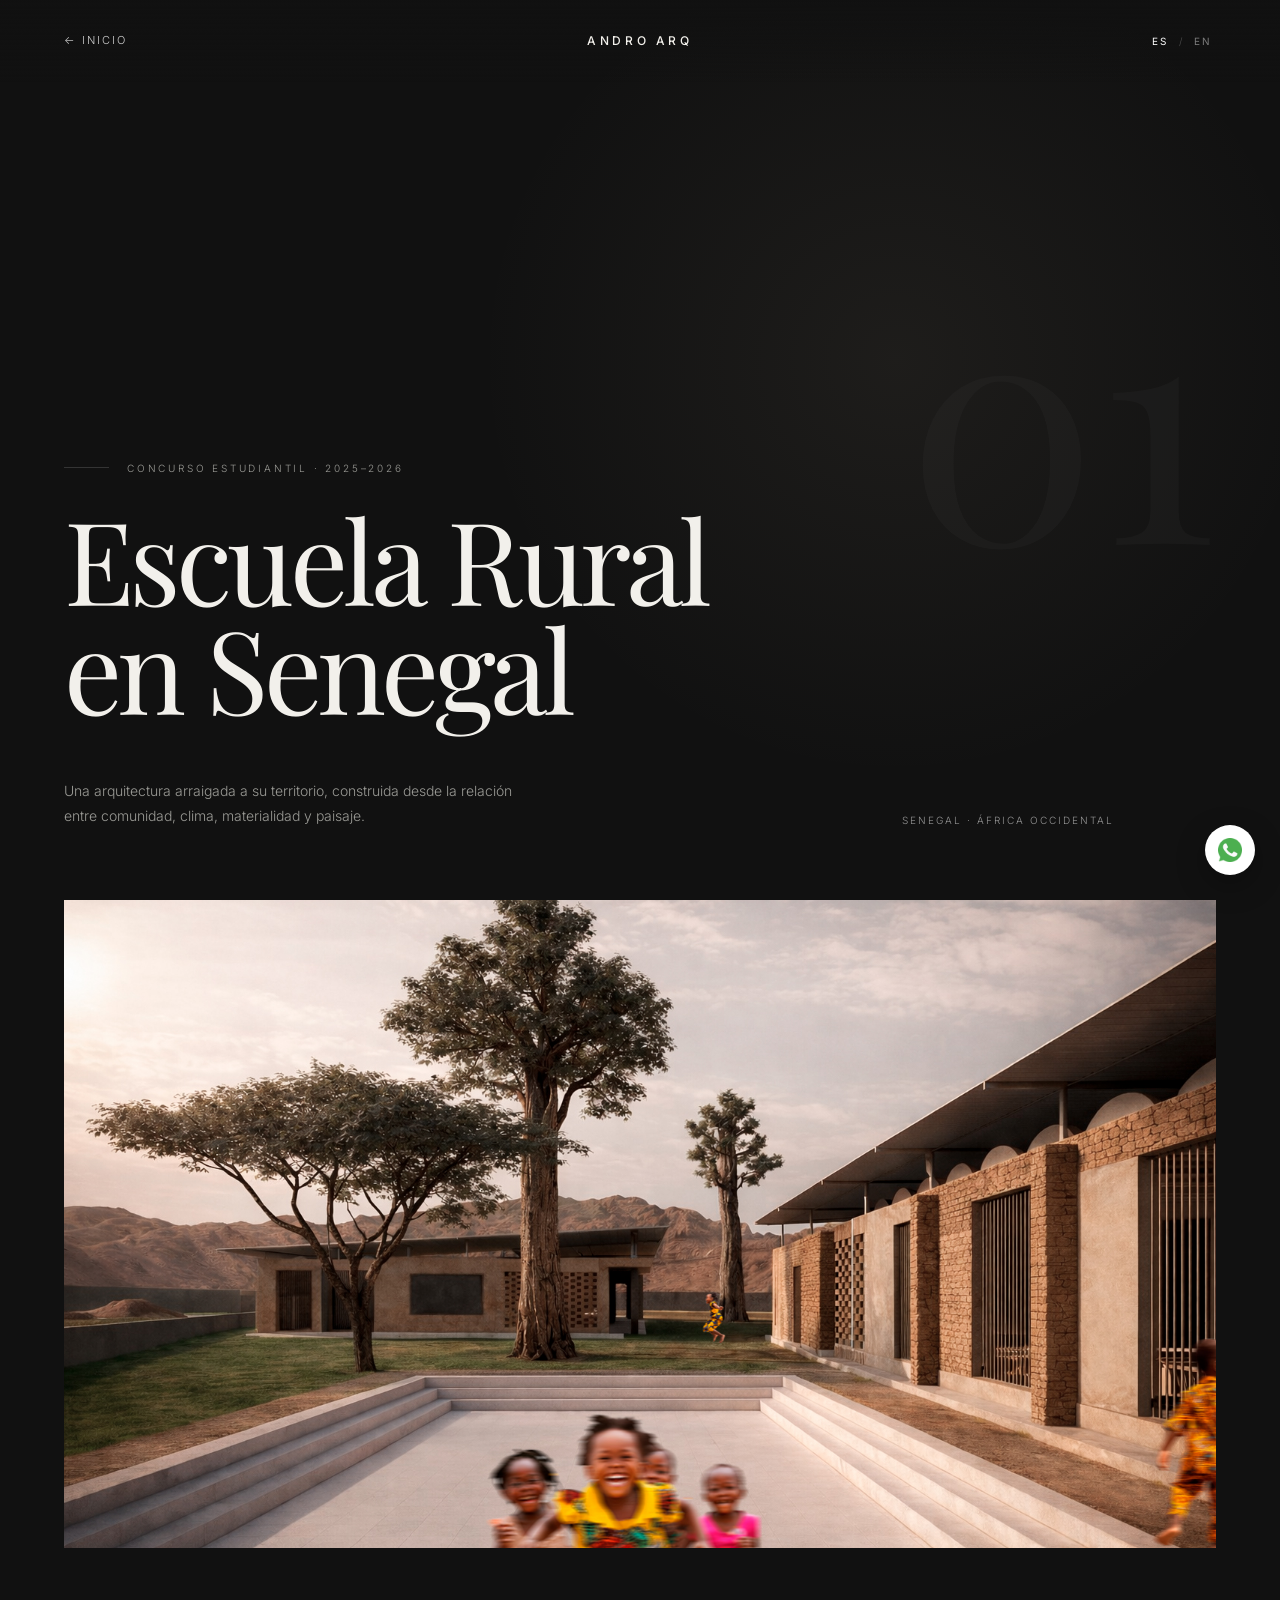
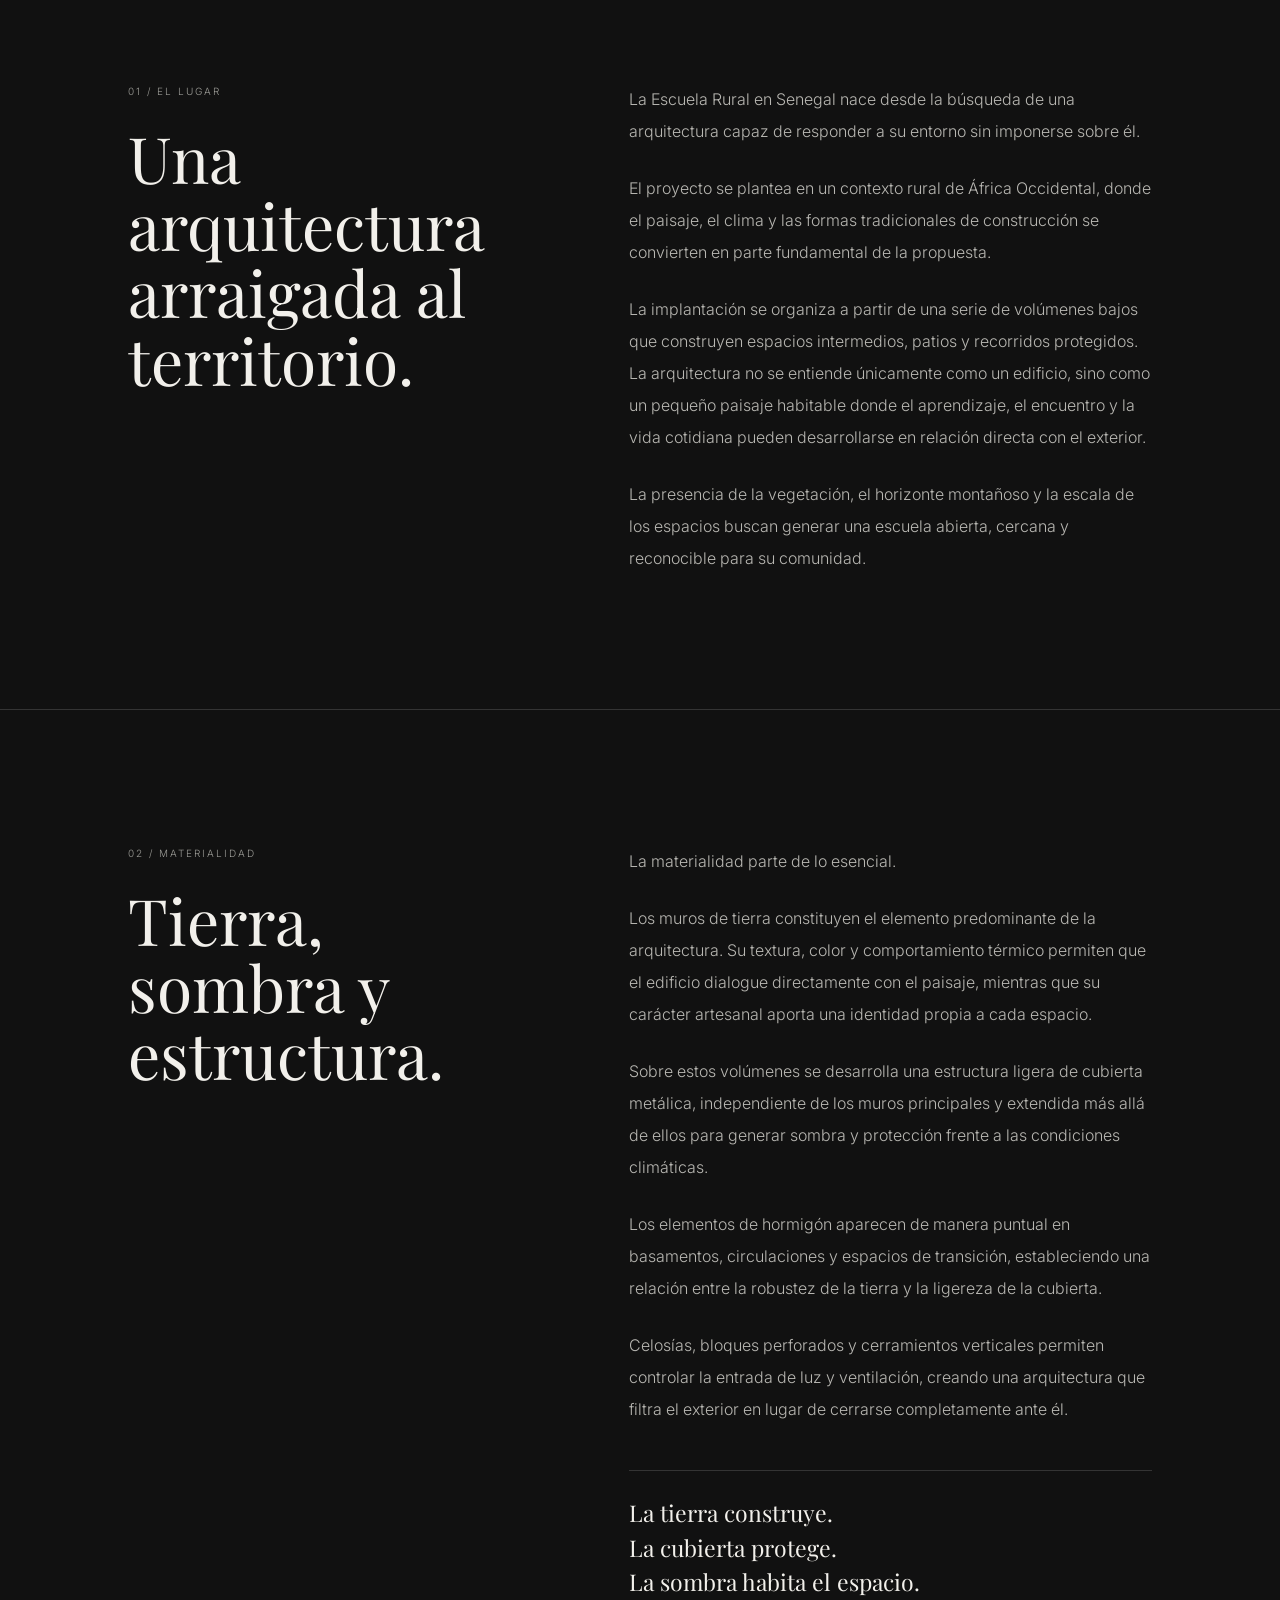
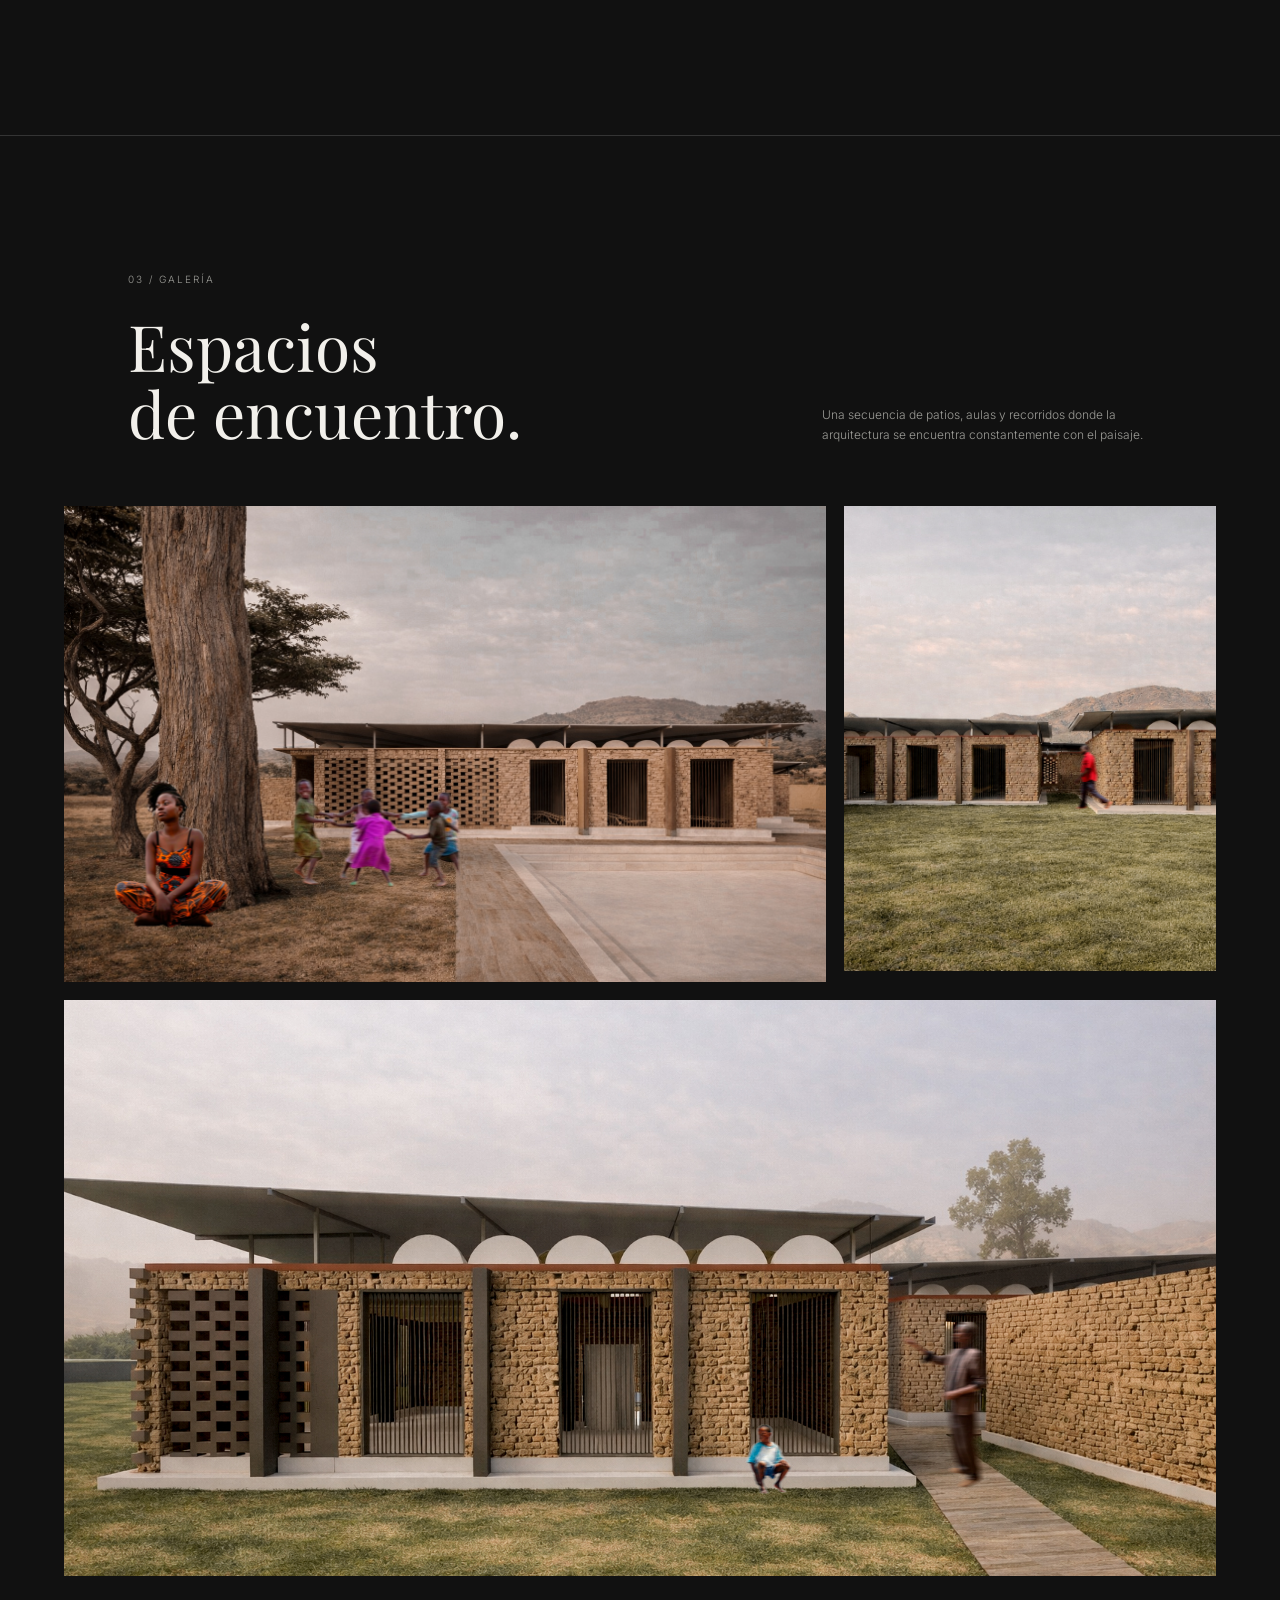
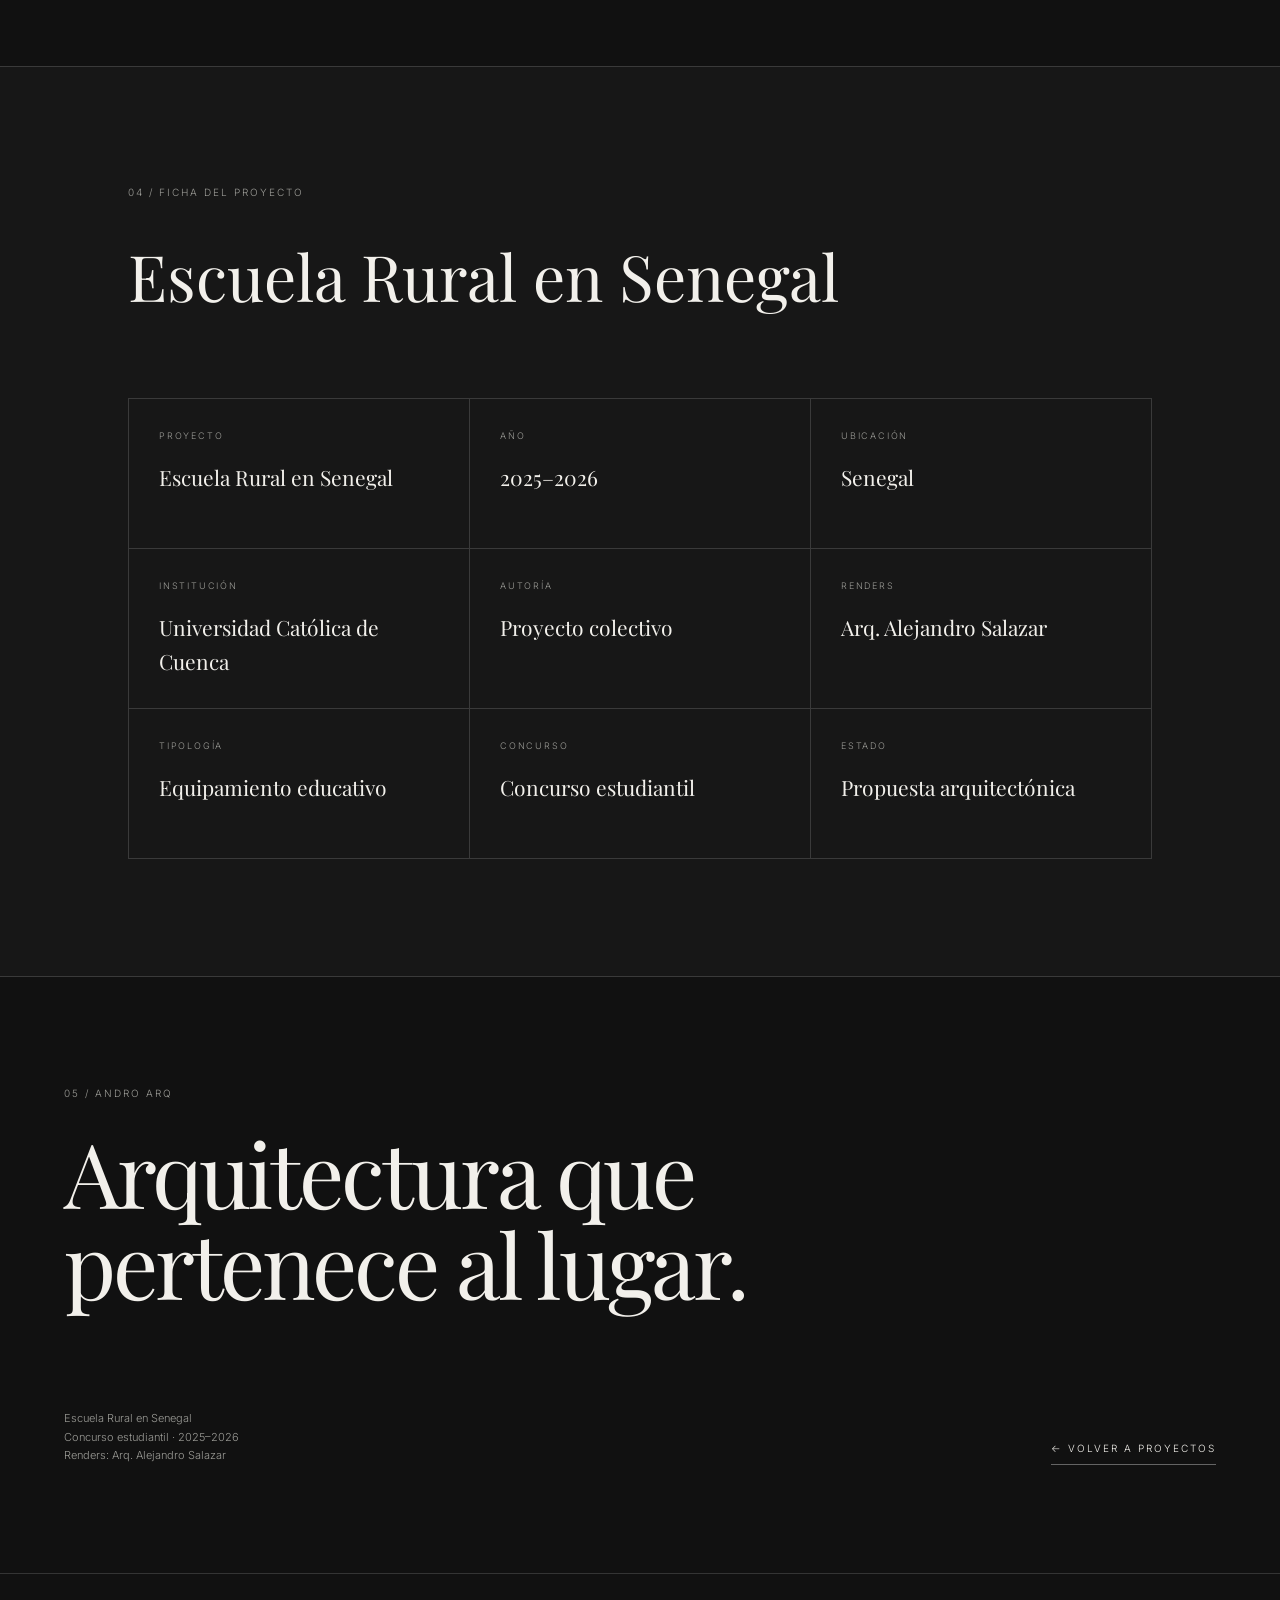
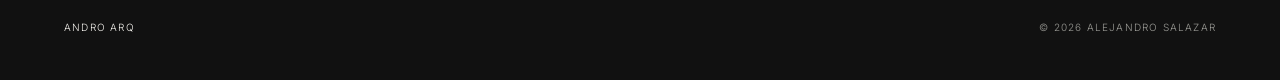
<file: proyectos/escuela-rural-senegal/index.html>
<!DOCTYPE html>
<html lang="es">
<head>
    <meta charset="UTF-8">
    <meta name="viewport" content="width=device-width, initial-scale=1.0">

    <title>Escuela Rural en Senegal — Alejandro Salazar</title>

    <meta
        name="description"
        content="Escuela Rural en Senegal — concurso estudiantil 2025–2026. Visualización arquitectónica por Arq. Alejandro Salazar."
    >

    <link rel="preconnect" href="https://fonts.googleapis.com">
    <link rel="preconnect" href="https://fonts.gstatic.com" crossorigin>

    <link
        href="https://fonts.googleapis.com/css2?family=Inter:wght@300;400;500;600&family=Playfair+Display:wght@400;500&display=swap"
        rel="stylesheet"
    >

    <style>

        /* =========================================================
           RESET
        ========================================================= */

        * {
            margin: 0;
            padding: 0;
            box-sizing: border-box;
        }

        html {
            scroll-behavior: smooth;
        }

        body {
            background: #111111;
            color: #f2f0eb;
            font-family: "Inter", sans-serif;
            font-weight: 300;
            line-height: 1.6;
            overflow-x: hidden;
        }

        img {
            display: block;
            width: 100%;
        }

        a {
            color: inherit;
            text-decoration: none;
        }


        /* =========================================================
           VARIABLES
        ========================================================= */

        :root {
            --bg: #111111;
            --bg-soft: #171717;
            --text: #f2f0eb;
            --muted: #9b9b96;
            --line: rgba(255,255,255,0.15);
            --serif: "Playfair Display", serif;
            --sans: "Inter", sans-serif;
        }


        /* =========================================================
           NAVEGACIÓN
        ========================================================= */

        .topbar {
            position: fixed;
            top: 0;
            left: 0;
            width: 100%;
            height: 82px;

            display: flex;
            align-items: center;
            justify-content: space-between;

            padding: 0 5vw;

            z-index: 1000;

            background: linear-gradient(
                to bottom,
                rgba(17,17,17,0.92),
                rgba(17,17,17,0)
            );

            pointer-events: none;
        }

        .topbar a,
        .language-switch {
            pointer-events: auto;
        }

        .back-link {
            font-size: 11px;
            letter-spacing: 0.18em;
            text-transform: uppercase;
            color: rgba(255,255,255,0.8);

            transition: 0.3s ease;
        }

        .back-link:hover {
            color: white;
            transform: translateX(-4px);
        }

        .brand {
            position: absolute;
            left: 50%;
            transform: translateX(-50%);

            font-size: 12px;
            letter-spacing: 0.3em;
            font-weight: 500;
        }

        .language-switch {
            display: flex;
            gap: 7px;
            align-items: center;
        }

        .lang-btn {
            border: none;
            background: transparent;
            color: rgba(255,255,255,0.45);

            font-family: var(--sans);
            font-size: 10px;
            letter-spacing: 0.15em;

            cursor: pointer;
            padding: 5px;

            transition: 0.3s ease;
        }

        .lang-btn.active,
        .lang-btn:hover {
            color: white;
        }

        .lang-separator {
            color: rgba(255,255,255,0.25);
            font-size: 10px;
        }


        /* =========================================================
           HERO
        ========================================================= */

        .hero {
            min-height: 100vh;

            position: relative;

            display: flex;
            flex-direction: column;
            justify-content: flex-end;

            padding: 0 5vw 8vh;

            overflow: hidden;

            background:
                radial-gradient(
                    circle at 70% 40%,
                    rgba(200,183,158,0.07),
                    transparent 40%
                ),
                var(--bg);
        }

        .hero::before {
            content: "01";

            position: absolute;

            right: 5vw;
            top: 28%;

            font-family: var(--serif);
            font-size: clamp(150px, 25vw, 380px);
            line-height: 1;

            color: rgba(255,255,255,0.025);

            pointer-events: none;
        }

        .hero-label {
            margin-bottom: 28px;

            display: flex;
            align-items: center;
            gap: 18px;

            font-size: 10px;
            letter-spacing: 0.28em;
            text-transform: uppercase;

            color: var(--muted);
        }

        .hero-label::before {
            content: "";
            width: 45px;
            height: 1px;
            background: var(--line);
        }

        .hero h1 {
            max-width: 1050px;

            font-family: var(--serif);
            font-size: clamp(58px, 9vw, 150px);
            font-weight: 400;
            line-height: 0.95;
            letter-spacing: -0.04em;
        }

        .hero-bottom {
            margin-top: 55px;

            display: flex;
            justify-content: space-between;
            align-items: flex-end;

            gap: 40px;

            max-width: 1050px;
        }

        .hero-description {
            max-width: 470px;

            color: var(--muted);

            font-size: 14px;
            line-height: 1.8;
        }

        .hero-location {
            text-align: right;

            font-size: 10px;
            letter-spacing: 0.2em;
            text-transform: uppercase;

            color: rgba(255,255,255,0.55);

            white-space: nowrap;
        }


        /* =========================================================
           PORTADA
        ========================================================= */

        .cover {
            width: 100%;
            padding: 0 5vw;

            background: var(--bg);
        }

        .cover-image {
            width: 100%;
            aspect-ratio: 16 / 9;

            background: #202020;

            overflow: hidden;
        }

        .cover-image img {
            width: 100%;
            height: 100%;
            object-fit: cover;

            transition:
                transform 1.2s cubic-bezier(.2,.7,.2,1);
        }

        .cover-image:hover img {
            transform: scale(1.015);
        }


        /* =========================================================
           EL LUGAR
        ========================================================= */

        .project-info {
            padding: 15vh 10vw;

            display: grid;
            grid-template-columns: 1fr 1.4fr;

            gap: 10vw;

            border-bottom: 1px solid var(--line);
        }

        .section-number {
            color: var(--muted);

            font-size: 10px;
            letter-spacing: 0.2em;
            text-transform: uppercase;

            margin-bottom: 25px;
        }

        .section-title {
            font-family: var(--serif);

            font-size: clamp(38px, 5vw, 72px);
            font-weight: 400;

            line-height: 1.05;
        }

        .project-info-text {
            max-width: 650px;

            color: #b8b7b2;

            font-size: 16px;
            line-height: 2;
        }

        .project-info-text p + p {
            margin-top: 25px;
        }


        /* =========================================================
           MATERIALIDAD
        ========================================================= */

        .materiality {
            padding: 15vh 10vw;

            display: grid;
            grid-template-columns: 1fr 1.4fr;

            gap: 10vw;

            border-bottom: 1px solid var(--line);
        }

        .materiality-text {
            max-width: 650px;

            color: #b8b7b2;

            font-size: 16px;
            line-height: 2;
        }

        .materiality-text p + p {
            margin-top: 25px;
        }

        .materiality-highlight {
            margin-top: 45px;

            padding-top: 25px;

            border-top: 1px solid var(--line);

            font-family: var(--serif);
            font-size: 23px;
            line-height: 1.5;

            color: var(--text);
        }


        /* =========================================================
           GALERÍA
        ========================================================= */

        .gallery-section {
            padding: 15vh 5vw 10vh;
        }

        .gallery-header {
            display: flex;
            justify-content: space-between;
            align-items: flex-end;

            margin: 0 5vw 60px;
        }

        .gallery-header p {
            max-width: 330px;

            color: var(--muted);

            font-size: 12px;
            line-height: 1.7;
        }

        .gallery {
            display: grid;

            grid-template-columns: repeat(12, 1fr);

            gap: 18px;
        }

        .gallery-item {
            overflow: hidden;
            background: #1c1c1c;
        }

        .gallery-item img {
            width: 100%;
            height: 100%;

            object-fit: cover;

            transition:
                transform 1s cubic-bezier(.2,.7,.2,1);
        }

        .gallery-item:hover img {
            transform: scale(1.025);
        }

        .gallery-item:nth-child(1) {
            grid-column: span 8;
            aspect-ratio: 16 / 10;
        }

        .gallery-item:nth-child(2) {
            grid-column: span 4;
            aspect-ratio: 4 / 5;
        }

        .gallery-item:nth-child(3) {
            grid-column: span 12;
            aspect-ratio: 16 / 8;
        }


        /* =========================================================
           FICHA DEL PROYECTO
        ========================================================= */

        .facts {
            padding: 13vh 10vw;

            background: var(--bg-soft);

            border-top: 1px solid var(--line);
            border-bottom: 1px solid var(--line);
        }

        .facts-title {
            font-family: var(--serif);

            font-size: clamp(38px, 5vw, 65px);
            font-weight: 400;

            margin-bottom: 70px;
        }

        .facts-grid {
            display: grid;

            grid-template-columns: repeat(3, 1fr);

            border-top: 1px solid var(--line);
            border-left: 1px solid var(--line);
        }

        .fact {
            min-height: 150px;

            padding: 30px;

            border-right: 1px solid var(--line);
            border-bottom: 1px solid var(--line);
        }

        .fact-label {
            display: block;

            margin-bottom: 18px;

            font-size: 9px;
            letter-spacing: 0.2em;
            text-transform: uppercase;

            color: var(--muted);
        }

        .fact-value {
            font-family: var(--serif);

            font-size: 21px;

            color: var(--text);
        }


        /* =========================================================
           CIERRE
        ========================================================= */

        .closing {
            min-height: 65vh;

            padding: 12vh 5vw;

            display: flex;
            flex-direction: column;
            justify-content: space-between;

            border-bottom: 1px solid var(--line);
        }

        .closing-title {
            max-width: 900px;

            font-family: var(--serif);

            font-size: clamp(45px, 7vw, 105px);
            font-weight: 400;

            line-height: 1.02;
            letter-spacing: -0.035em;
        }

        .closing-bottom {
            display: flex;
            justify-content: space-between;
            align-items: flex-end;

            gap: 30px;

            margin-top: 100px;
        }

        .closing-note {
            color: var(--muted);

            font-size: 11px;
            line-height: 1.7;
        }

        .back-projects {
            display: inline-flex;
            align-items: center;
            gap: 14px;

            font-size: 10px;
            letter-spacing: 0.2em;
            text-transform: uppercase;

            border-bottom: 1px solid rgba(255,255,255,0.35);

            padding-bottom: 8px;

            transition: 0.3s ease;
        }

        .back-projects:hover {
            border-color: white;
            gap: 20px;
        }


        /* =========================================================
           FOOTER
        ========================================================= */

        footer {
            padding: 45px 5vw;

            display: flex;
            justify-content: space-between;
            align-items: center;

            color: var(--muted);

            font-size: 10px;
            letter-spacing: 0.12em;
            text-transform: uppercase;
        }

        .footer-brand {
            color: var(--text);
        }


        /* =========================================================
           WHATSAPP
        ========================================================= */

        .whatsapp {
            position: fixed;

            right: 25px;
            bottom: 25px;

            width: 50px;
            height: 50px;

            border-radius: 50%;

            background: #ffffff;

            display: flex;
            align-items: center;
            justify-content: center;

            z-index: 1000;

            box-shadow: 0 10px 30px rgba(0,0,0,0.3);

            transition: 0.3s ease;
        }

        .whatsapp:hover {
            transform: scale(1.08);
        }

        .whatsapp img {
            width: 24px;
            height: 24px;
            object-fit: contain;
        }


        /* =========================================================
           IDIOMAS
        ========================================================= */

        [data-lang="en"] {
            display: none;
        }

        body.english [data-lang="es"] {
            display: none;
        }

        body.english [data-lang="en"] {
            display: block;
        }

        body.english span[data-lang="en"] {
            display: inline;
        }

        body.english span[data-lang="es"] {
            display: none;
        }


        /* =========================================================
           RESPONSIVE
        ========================================================= */

        @media (max-width: 800px) {

            .topbar {
                height: 70px;
                padding: 0 24px;
            }

            .brand {
                display: none;
            }

            .back-link {
                font-size: 9px;
            }

            .hero {
                min-height: 100svh;
                padding: 110px 24px 55px;
            }

            .hero::before {
                right: -20px;
                top: 35%;
                font-size: 180px;
            }

            .hero-label {
                margin-bottom: 22px;
                font-size: 8px;
            }

            .hero-label::before {
                width: 30px;
            }

            .hero h1 {
                font-size: clamp(52px, 15vw, 78px);
                line-height: 0.98;
            }

            .hero-bottom {
                margin-top: 45px;

                display: flex;
                flex-direction: column;

                align-items: flex-start;

                gap: 25px;
            }

            .hero-description {
                font-size: 13px;
                line-height: 1.8;
            }

            .hero-location {
                text-align: left;
                font-size: 8px;
            }

            .cover {
                padding: 0 18px;
            }

            .cover-image {
                aspect-ratio: 4 / 3;
            }

            .project-info,
            .materiality {
                padding: 100px 24px;

                display: block;
            }

            .section-title {
                margin-bottom: 50px;
                font-size: 48px;
            }

            .project-info-text,
            .materiality-text {
                font-size: 14px;
                line-height: 1.9;
            }

            .materiality-highlight {
                font-size: 20px;
            }

            .gallery-section {
                padding: 100px 18px 70px;
            }

            .gallery-header {
                display: block;
                margin: 0 6px 40px;
            }

            .gallery-header .section-title {
                margin-bottom: 25px;
            }

            .gallery {
                display: flex;
                flex-direction: column;
                gap: 12px;
            }

            .gallery-item:nth-child(1),
            .gallery-item:nth-child(2),
            .gallery-item:nth-child(3) {
                width: 100%;
                aspect-ratio: 4 / 3;
            }

            .facts {
                padding: 90px 24px;
            }

            .facts-title {
                margin-bottom: 45px;
            }

            .facts-grid {
                grid-template-columns: 1fr;
            }

            .fact {
                min-height: auto;
                padding: 25px;
            }

            .closing {
                min-height: 70vh;
                padding: 90px 24px 55px;
            }

            .closing-bottom {
                margin-top: 80px;

                flex-direction: column;
                align-items: flex-start;
            }

            footer {
                padding: 35px 24px;

                flex-direction: column;
                align-items: flex-start;

                gap: 15px;
            }

            .whatsapp {
                width: 46px;
                height: 46px;

                right: 18px;
                bottom: 18px;
            }

        }

    </style>
</head>


<body>


    <!-- =========================================================
         NAVEGACIÓN
    ========================================================= -->

    <header class="topbar">

        <a href="../../index.html" class="back-link">

            <span data-lang="es">
                ← Inicio
            </span>

            <span data-lang="en">
                ← Home
            </span>

        </a>


        <div class="brand">
            ANDRO ARQ
        </div>


        <div class="language-switch">

            <button class="lang-btn active" id="esBtn">
                ES
            </button>

            <span class="lang-separator">
                /
            </span>

            <button class="lang-btn" id="enBtn">
                EN
            </button>

        </div>

    </header>



    <!-- =========================================================
         HERO
    ========================================================= -->

    <section class="hero">

        <div class="hero-label">

            <span data-lang="es">
                Concurso estudiantil · 2025–2026
            </span>

            <span data-lang="en">
                Student competition · 2025–2026
            </span>

        </div>


        <h1>

            <span data-lang="es">
                Escuela Rural<br>
                en Senegal
            </span>

            <span data-lang="en">
                Rural School<br>
                in Senegal
            </span>

        </h1>


        <div class="hero-bottom">

            <p class="hero-description">

                <span data-lang="es">
                    Una arquitectura arraigada a su territorio,
                    construida desde la relación entre comunidad,
                    clima, materialidad y paisaje.
                </span>

                <span data-lang="en">
                    An architecture rooted in its territory,
                    shaped by the relationship between community,
                    climate, materiality and landscape.
                </span>

            </p>


            <div class="hero-location">

                <span data-lang="es">
                    Senegal · África Occidental
                </span>

                <span data-lang="en">
                    Senegal · West Africa
                </span>

            </div>

        </div>

    </section>



    <!-- =========================================================
         PORTADA
    ========================================================= -->

    <section class="cover">

        <div class="cover-image">

            <img
                src="img/portada.jpg"
                alt="Escuela Rural en Senegal"
            >

        </div>

    </section>



    <!-- =========================================================
         EL LUGAR
    ========================================================= -->

    <section class="project-info">

        <div>

            <div class="section-number">

                01 /

                <span data-lang="es">
                    El lugar
                </span>

                <span data-lang="en">
                    The place
                </span>

            </div>


            <h2 class="section-title">

                <span data-lang="es">
                    Una arquitectura<br>
                    arraigada al territorio.
                </span>

                <span data-lang="en">
                    An architecture<br>
                    rooted in its territory.
                </span>

            </h2>

        </div>


        <div class="project-info-text">

            <div data-lang="es">

                <p>
                    La Escuela Rural en Senegal nace desde la búsqueda
                    de una arquitectura capaz de responder a su entorno
                    sin imponerse sobre él.
                </p>

                <p>
                    El proyecto se plantea en un contexto rural de África
                    Occidental, donde el paisaje, el clima y las formas
                    tradicionales de construcción se convierten en parte
                    fundamental de la propuesta.
                </p>

                <p>
                    La implantación se organiza a partir de una serie de
                    volúmenes bajos que construyen espacios intermedios,
                    patios y recorridos protegidos. La arquitectura no se
                    entiende únicamente como un edificio, sino como un
                    pequeño paisaje habitable donde el aprendizaje,
                    el encuentro y la vida cotidiana pueden desarrollarse
                    en relación directa con el exterior.
                </p>

                <p>
                    La presencia de la vegetación, el horizonte montañoso
                    y la escala de los espacios buscan generar una escuela
                    abierta, cercana y reconocible para su comunidad.
                </p>

            </div>


            <div data-lang="en">

                <p>
                    The Rural School in Senegal emerges from the search
                    for an architecture capable of responding to its
                    environment without imposing itself upon it.
                </p>

                <p>
                    The project is conceived within a rural context in
                    West Africa, where landscape, climate and traditional
                    construction become fundamental elements of the proposal.
                </p>

                <p>
                    The layout is organized through a series of low volumes
                    that create intermediate spaces, courtyards and protected
                    circulation paths. Architecture is understood not only
                    as a building, but as a small inhabitable landscape where
                    learning, gathering and everyday life can unfold in direct
                    relationship with the outdoors.
                </p>

                <p>
                    Vegetation, the mountainous horizon and the human scale
                    of the spaces seek to create a school that feels open,
                    familiar and connected to its community.
                </p>

            </div>

        </div>

    </section>



    <!-- =========================================================
         MATERIALIDAD
    ========================================================= -->

    <section class="materiality">

        <div>

            <div class="section-number">

                02 /

                <span data-lang="es">
                    Materialidad
                </span>

                <span data-lang="en">
                    Materiality
                </span>

            </div>


            <h2 class="section-title">

                <span data-lang="es">
                    Tierra,<br>
                    sombra y estructura.
                </span>

                <span data-lang="en">
                    Earth,<br>
                    shade and structure.
                </span>

            </h2>

        </div>


        <div class="materiality-text">

            <div data-lang="es">

                <p>
                    La materialidad parte de lo esencial.
                </p>

                <p>
                    Los muros de tierra constituyen el elemento predominante
                    de la arquitectura. Su textura, color y comportamiento
                    térmico permiten que el edificio dialogue directamente
                    con el paisaje, mientras que su carácter artesanal aporta
                    una identidad propia a cada espacio.
                </p>

                <p>
                    Sobre estos volúmenes se desarrolla una estructura ligera
                    de cubierta metálica, independiente de los muros
                    principales y extendida más allá de ellos para generar
                    sombra y protección frente a las condiciones climáticas.
                </p>

                <p>
                    Los elementos de hormigón aparecen de manera puntual en
                    basamentos, circulaciones y espacios de transición,
                    estableciendo una relación entre la robustez de la tierra
                    y la ligereza de la cubierta.
                </p>

                <p>
                    Celosías, bloques perforados y cerramientos verticales
                    permiten controlar la entrada de luz y ventilación,
                    creando una arquitectura que filtra el exterior en lugar
                    de cerrarse completamente ante él.
                </p>


                <div class="materiality-highlight">

                    La tierra construye.<br>
                    La cubierta protege.<br>
                    La sombra habita el espacio.

                </div>

            </div>


            <div data-lang="en">

                <p>
                    Materiality begins with the essential.
                </p>

                <p>
                    Earth walls form the predominant architectural element.
                    Their texture, color and thermal properties allow the
                    building to establish a direct dialogue with the landscape,
                    while their handcrafted character gives each space
                    its own identity.
                </p>

                <p>
                    Above these volumes, a lightweight metal roof structure
                    extends beyond the walls to create shade and protection
                    from climatic conditions.
                </p>

                <p>
                    Concrete elements appear selectively in bases, circulation
                    areas and transitional spaces, establishing a relationship
                    between the solidity of earth and the lightness of the roof.
                </p>

                <p>
                    Screens, perforated blocks and vertical enclosures control
                    light and ventilation, creating an architecture that filters
                    the outside rather than completely closing itself off from it.
                </p>


                <div class="materiality-highlight">

                    Earth builds.<br>
                    The roof protects.<br>
                    Shade inhabits the space.

                </div>

            </div>

        </div>

    </section>



    <!-- =========================================================
         GALERÍA
    ========================================================= -->

    <section class="gallery-section">

        <div class="gallery-header">

            <div>

                <div class="section-number">

                    03 /

                    <span data-lang="es">
                        Galería
                    </span>

                    <span data-lang="en">
                        Gallery
                    </span>

                </div>


                <h2 class="section-title">

                    <span data-lang="es">
                        Espacios<br>
                        de encuentro.
                    </span>

                    <span data-lang="en">
                        Spaces<br>
                        for gathering.
                    </span>

                </h2>

            </div>


            <p>

                <span data-lang="es">
                    Una secuencia de patios, aulas y recorridos donde
                    la arquitectura se encuentra constantemente con
                    el paisaje.
                </span>

                <span data-lang="en">
                    A sequence of courtyards, classrooms and circulation
                    spaces where architecture constantly meets the landscape.
                </span>

            </p>

        </div>


        <div class="gallery">


            <!-- VISTA PATIO -->

            <div class="gallery-item">

                <img
                    src="img/vista-patio.jpg"
                    alt="Patio central de la Escuela Rural en Senegal"
                    loading="lazy"
                >

            </div>


            <!-- VISTA EXTERIOR -->

            <div class="gallery-item">

                <img
                    src="img/vista-exterior.jpg"
                    alt="Arquitectura y paisaje de la Escuela Rural"
                    loading="lazy"
                >

            </div>


            <!-- MATERIALIDAD -->

            <div class="gallery-item">

                <img
                    src="img/vista-materialidad.jpg"
                    alt="Materialidad de la Escuela Rural en Senegal"
                    loading="lazy"
                >

            </div>


        </div>

    </section>



    <!-- =========================================================
         FICHA DEL PROYECTO
    ========================================================= -->

    <section class="facts">

        <div class="section-number">

            04 /

            <span data-lang="es">
                Ficha del proyecto
            </span>

            <span data-lang="en">
                Project information
            </span>

        </div>


        <h2 class="facts-title">

            <span data-lang="es">
                Escuela Rural en Senegal
            </span>

            <span data-lang="en">
                Rural School in Senegal
            </span>

        </h2>


        <div class="facts-grid">


            <div class="fact">

                <span class="fact-label">

                    <span data-lang="es">
                        Proyecto
                    </span>

                    <span data-lang="en">
                        Project
                    </span>

                </span>

                <span class="fact-value">
                    Escuela Rural en Senegal
                </span>

            </div>


            <div class="fact">

                <span class="fact-label">

                    <span data-lang="es">
                        Año
                    </span>

                    <span data-lang="en">
                        Year
                    </span>

                </span>

                <span class="fact-value">
                    2025–2026
                </span>

            </div>


            <div class="fact">

                <span class="fact-label">

                    <span data-lang="es">
                        Ubicación
                    </span>

                    <span data-lang="en">
                        Location
                    </span>

                </span>

                <span class="fact-value">
                    Senegal
                </span>

            </div>


            <div class="fact">

                <span class="fact-label">

                    <span data-lang="es">
                        Institución
                    </span>

                    <span data-lang="en">
                        Institution
                    </span>

                </span>

                <span class="fact-value">

                    <span data-lang="es">
                        Universidad Católica de Cuenca
                    </span>

                    <span data-lang="en">
                        Catholic University of Cuenca
                    </span>

                </span>

            </div>


            <div class="fact">

                <span class="fact-label">

                    <span data-lang="es">
                        Autoría
                    </span>

                    <span data-lang="en">
                        Authorship
                    </span>

                </span>

                <span class="fact-value">

                    <span data-lang="es">
                        Proyecto colectivo
                    </span>

                    <span data-lang="en">
                        Collaborative project
                    </span>

                </span>

            </div>


            <div class="fact">

                <span class="fact-label">

                    <span data-lang="es">
                        Renders
                    </span>

                    <span data-lang="en">
                        Visualization
                    </span>

                </span>

                <span class="fact-value">
                    Arq. Alejandro Salazar
                </span>

            </div>


            <div class="fact">

                <span class="fact-label">

                    <span data-lang="es">
                        Tipología
                    </span>

                    <span data-lang="en">
                        Typology
                    </span>

                </span>

                <span class="fact-value">

                    <span data-lang="es">
                        Equipamiento educativo
                    </span>

                    <span data-lang="en">
                        Educational facility
                    </span>

                </span>

            </div>


            <div class="fact">

                <span class="fact-label">

                    <span data-lang="es">
                        Concurso
                    </span>

                    <span data-lang="en">
                        Competition
                    </span>

                </span>

                <span class="fact-value">

                    <span data-lang="es">
                        Concurso estudiantil
                    </span>

                    <span data-lang="en">
                        Student competition
                    </span>

                </span>

            </div>


            <div class="fact">

                <span class="fact-label">

                    <span data-lang="es">
                        Estado
                    </span>

                    <span data-lang="en">
                        Status
                    </span>

                </span>

                <span class="fact-value">

                    <span data-lang="es">
                        Propuesta arquitectónica
                    </span>

                    <span data-lang="en">
                        Architectural proposal
                    </span>

                </span>

            </div>

        </div>

    </section>



    <!-- =========================================================
         CIERRE
    ========================================================= -->

    <section class="closing">

        <div class="section-number">
            05 / ANDRO ARQ
        </div>


        <h2 class="closing-title">

            <span data-lang="es">
                Arquitectura que pertenece al lugar.
            </span>

            <span data-lang="en">
                Architecture that belongs to its place.
            </span>

        </h2>


        <div class="closing-bottom">

            <div class="closing-note">

                <span data-lang="es">
                    Escuela Rural en Senegal<br>
                    Concurso estudiantil · 2025–2026<br>
                    Renders: Arq. Alejandro Salazar
                </span>

                <span data-lang="en">
                    Rural School in Senegal<br>
                    Student competition · 2025–2026<br>
                    Visualization: Arch. Alejandro Salazar
                </span>

            </div>


            <a
                href="../../index.html"
                class="back-projects"
            >

                <span data-lang="es">
                    ← Volver a proyectos
                </span>

                <span data-lang="en">
                    ← Back to projects
                </span>

            </a>

        </div>

    </section>



    <!-- =========================================================
         FOOTER
    ========================================================= -->

    <footer>

        <div class="footer-brand">
            ANDRO ARQ
        </div>

        <div>
            © <span id="year"></span> Alejandro Salazar
        </div>

    </footer>



    <!-- =========================================================
         WHATSAPP
    ========================================================= -->

    <a
        href="https://wa.me/593984527298"
        class="whatsapp"
        target="_blank"
        aria-label="WhatsApp"
    >

        <img
            src="../../img/whatsapp.png"
            alt="WhatsApp"
        >

    </a>



    <!-- =========================================================
         JAVASCRIPT
    ========================================================= -->

    <script>

        /* Año automático */

        document.getElementById("year").textContent =
            new Date().getFullYear();


        /* =====================================================
           IDIOMA
        ===================================================== */

        const esBtn = document.getElementById("esBtn");
        const enBtn = document.getElementById("enBtn");


        function setLanguage(language) {

            if (language === "en") {

                document.body.classList.add("english");

                esBtn.classList.remove("active");
                enBtn.classList.add("active");

                document.documentElement.lang = "en";

            } else {

                document.body.classList.remove("english");

                enBtn.classList.remove("active");
                esBtn.classList.add("active");

                document.documentElement.lang = "es";

            }

            localStorage.setItem(
                "androarq-language",
                language
            );

        }


        esBtn.addEventListener(
            "click",
            () => setLanguage("es")
        );


        enBtn.addEventListener(
            "click",
            () => setLanguage("en")
        );


        /* =====================================================
           RECUPERAR IDIOMA DEL SITIO
        ===================================================== */

        const savedLanguage =
            localStorage.getItem("androarq-language");


        if (savedLanguage === "en") {

            setLanguage("en");

        } else {

            setLanguage("es");

        }

    </script>


</body>
</html>
</file>
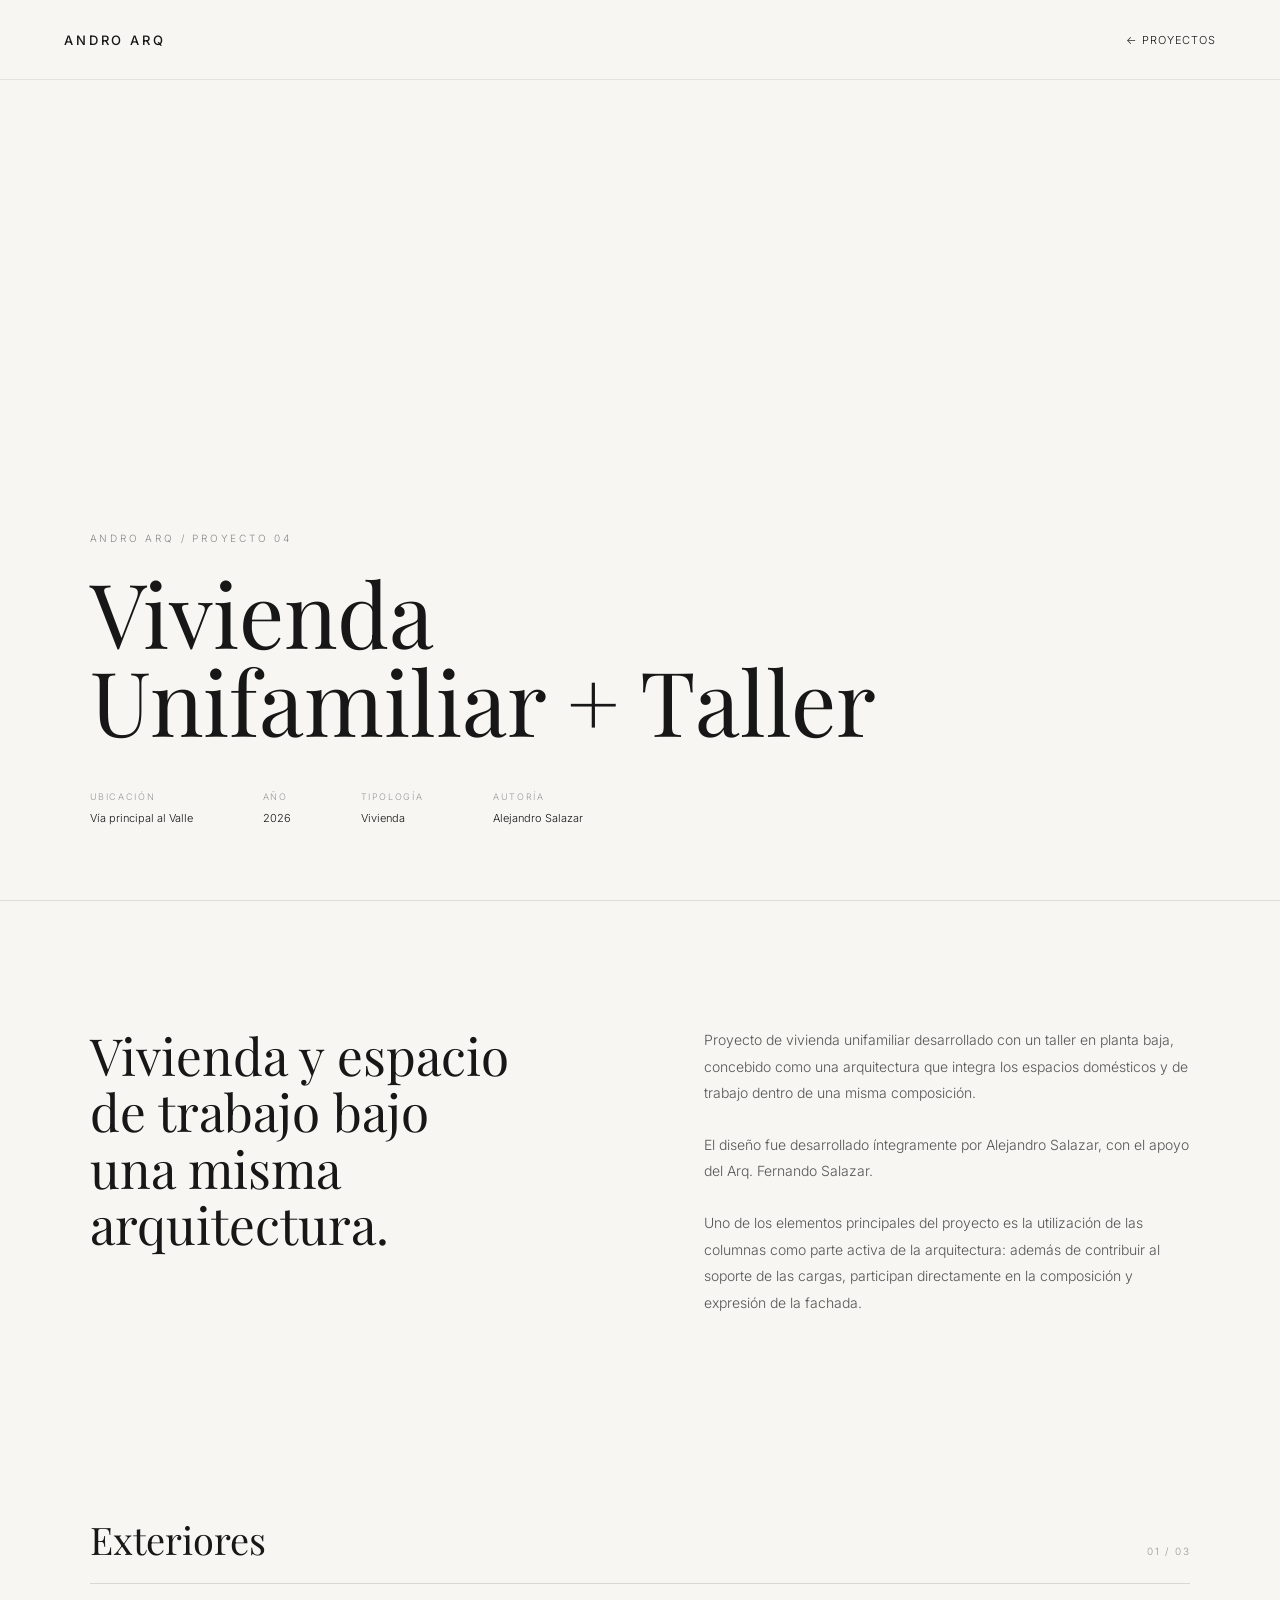
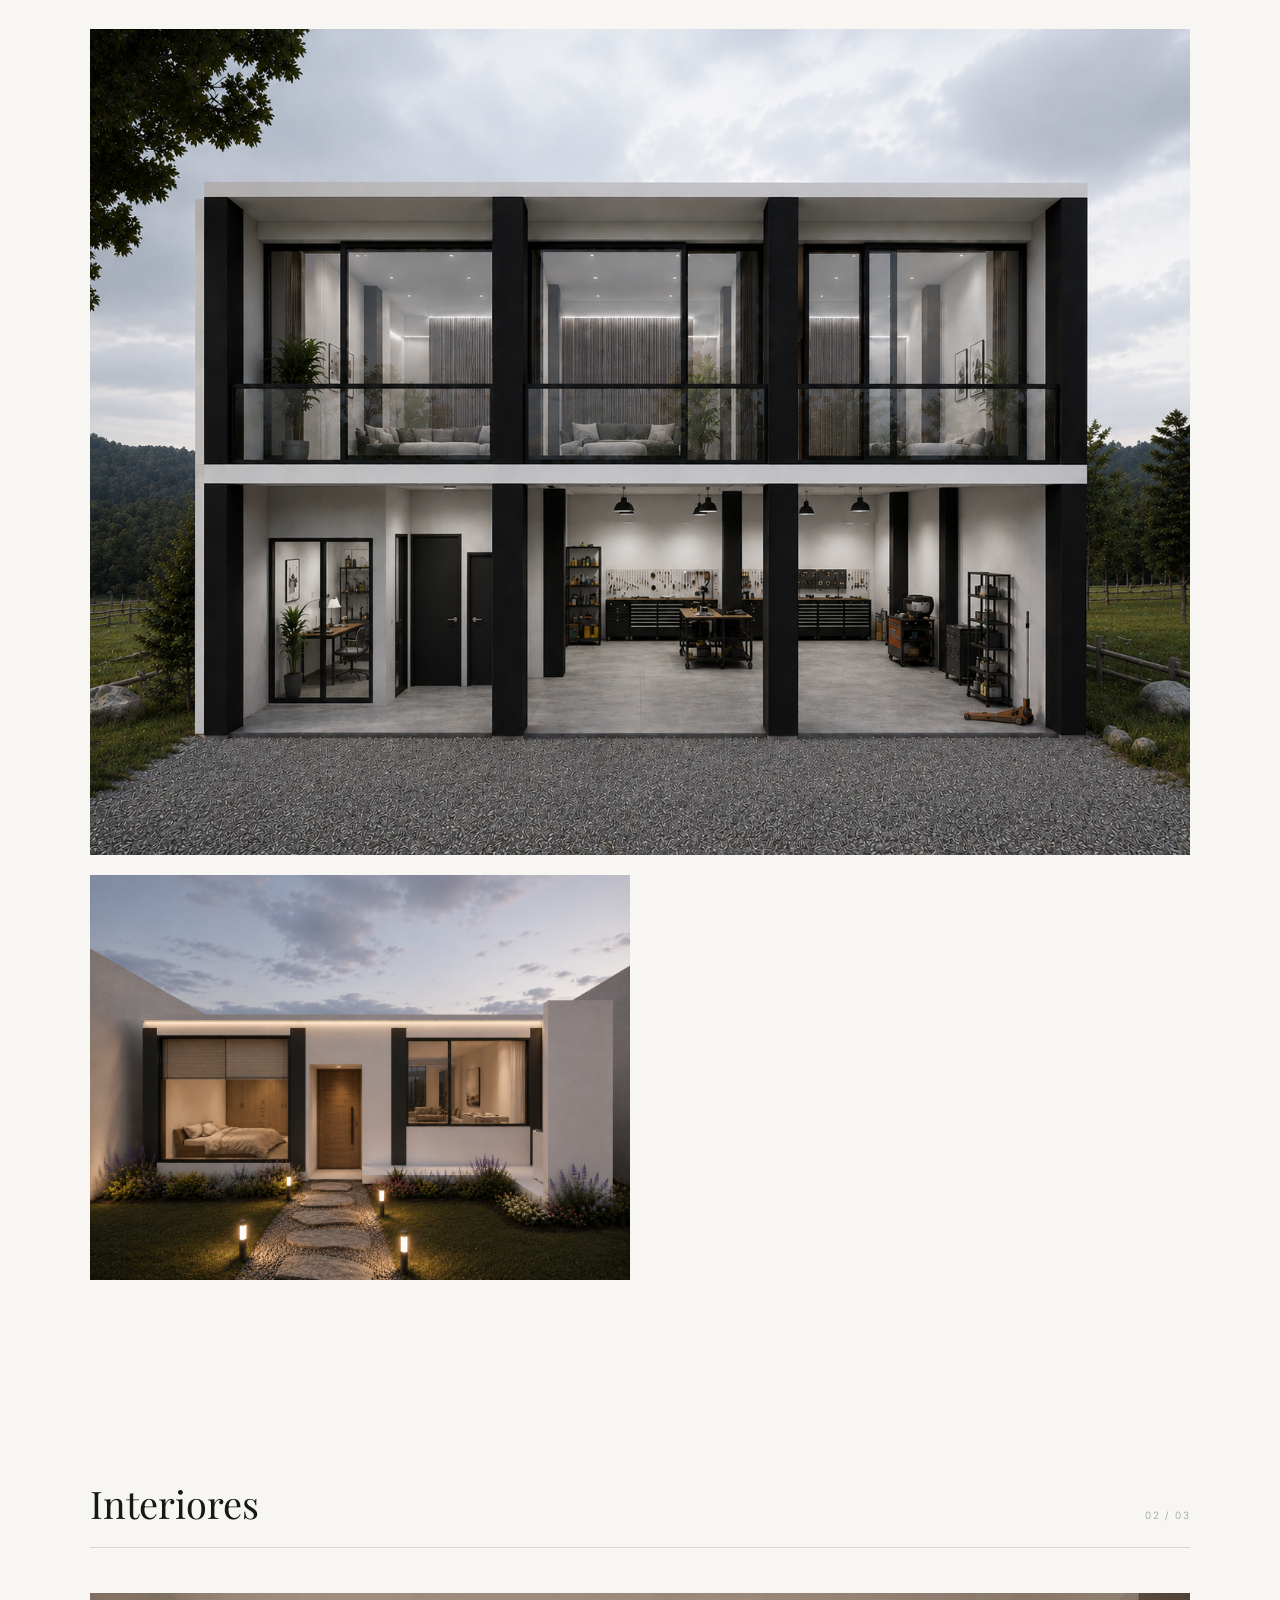
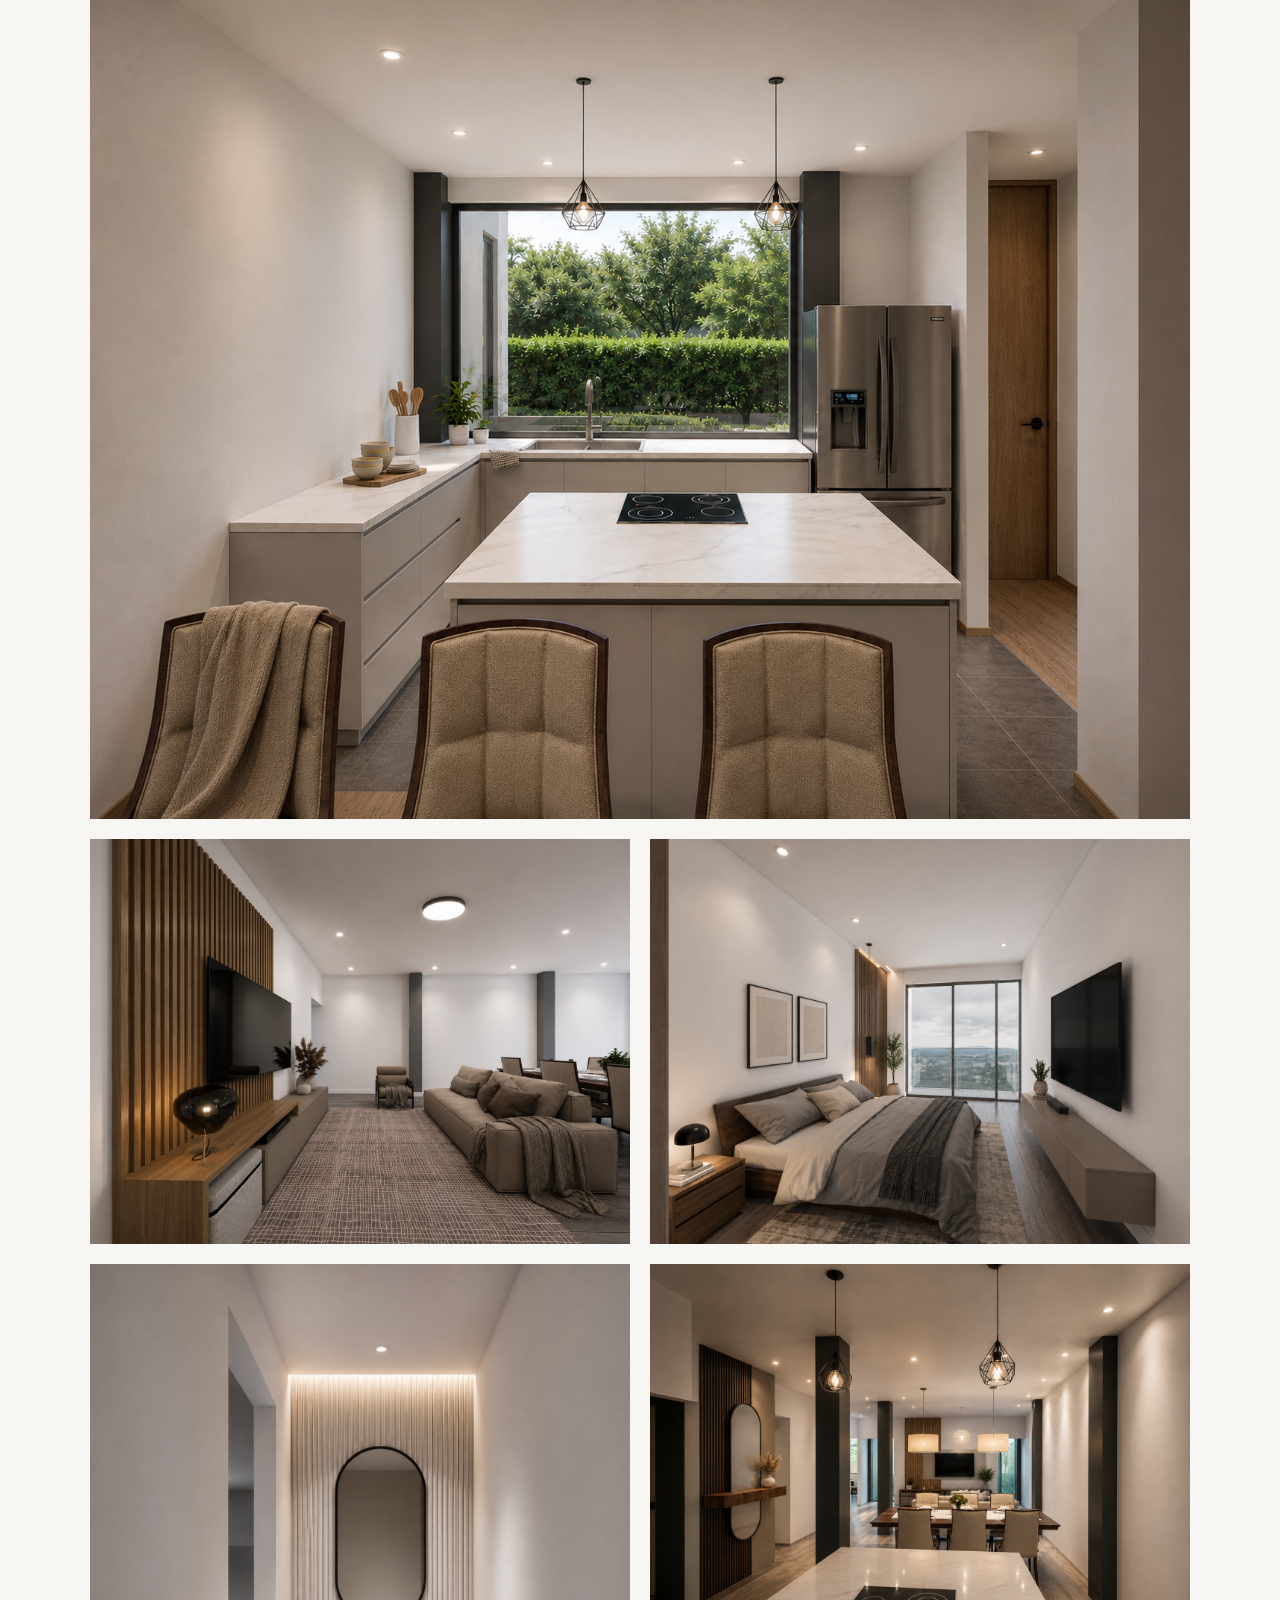
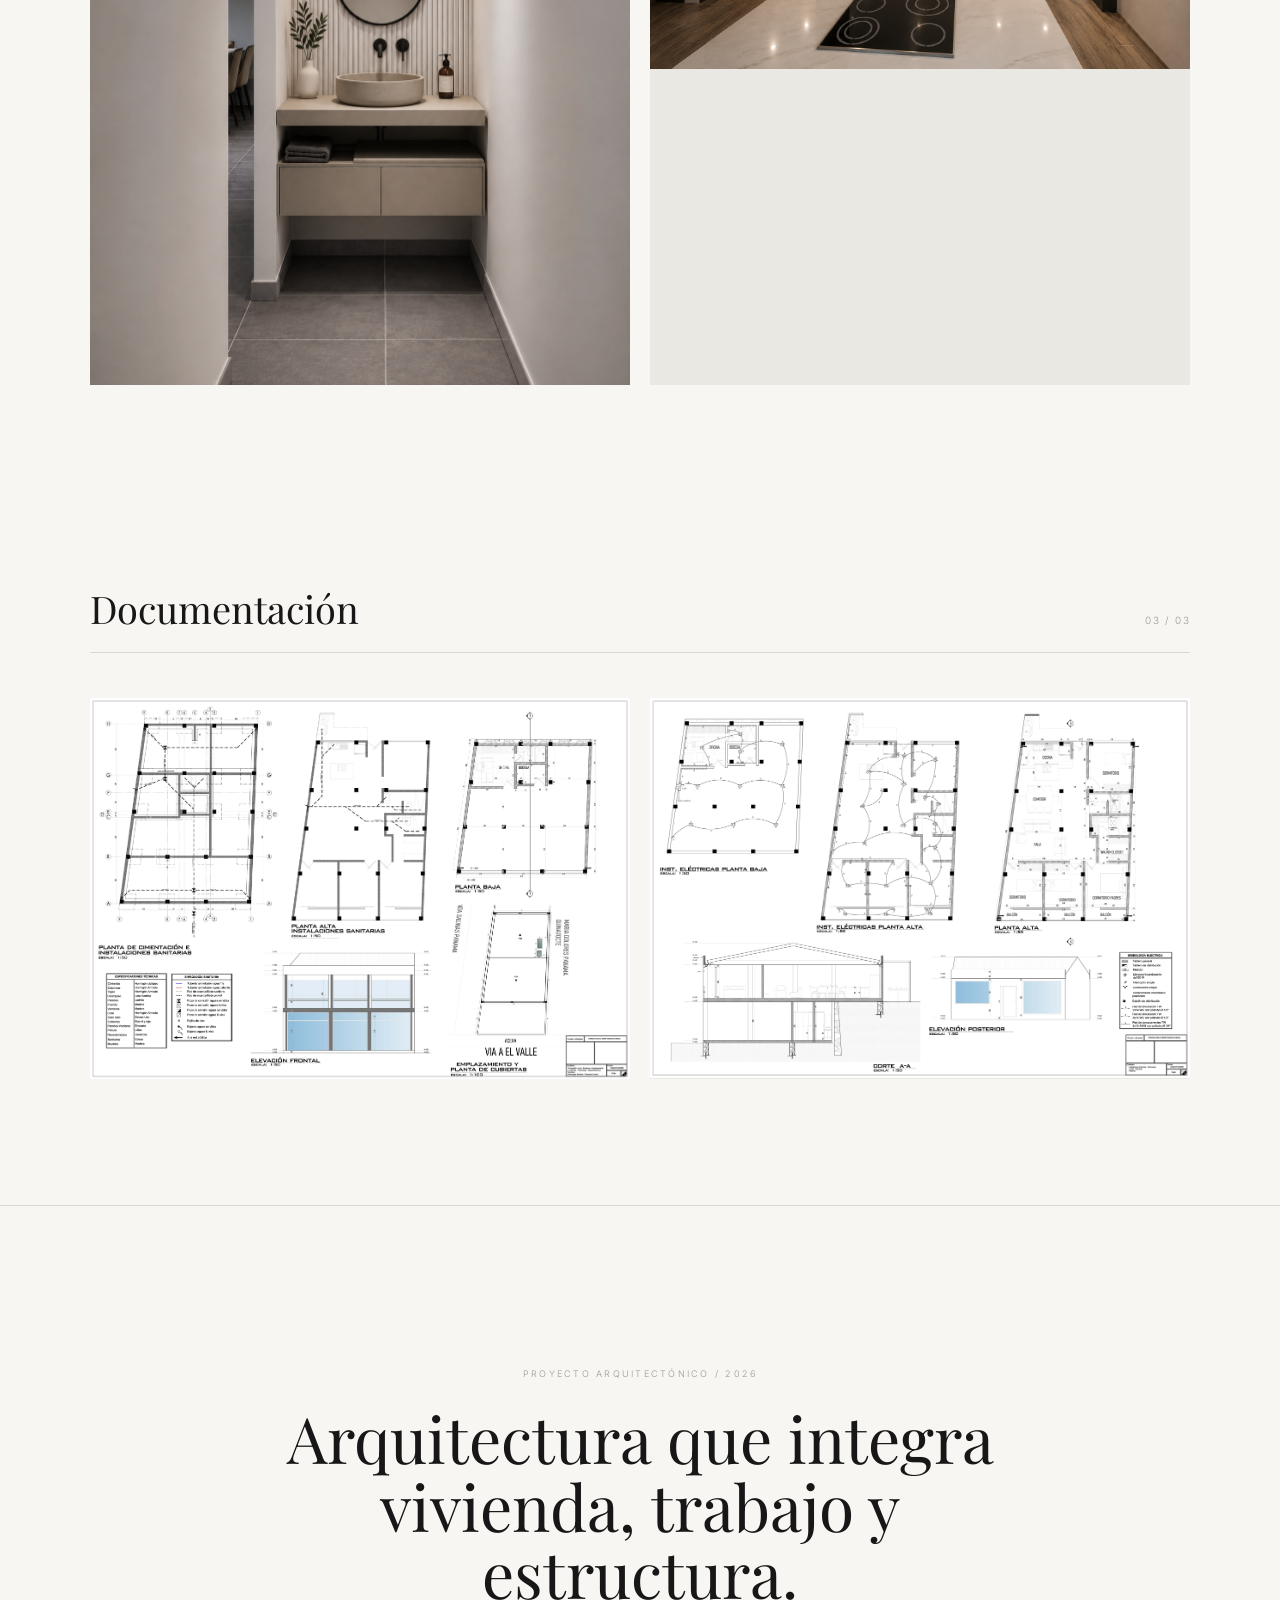
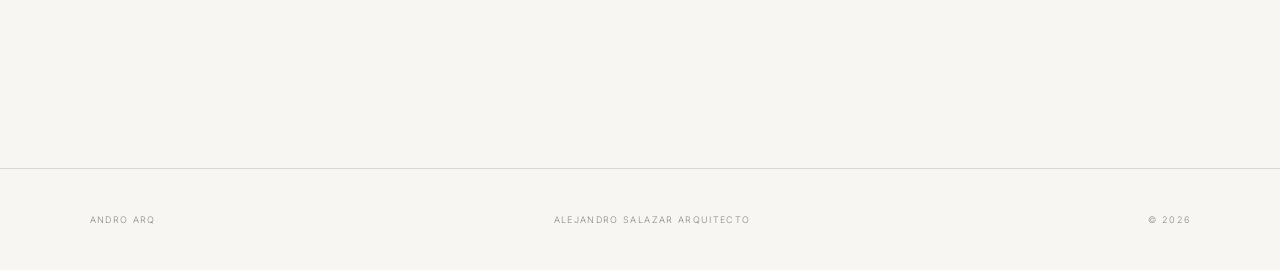
<file: proyectos/vivienda-unifamiliar-taller/index.html>
<!DOCTYPE html>
<html lang="es">
<head>
    <meta charset="UTF-8">
    <meta name="viewport" content="width=device-width, initial-scale=1.0">

    <title>Vivienda Unifamiliar + Taller — ANDRO ARQ</title>

    <meta name="description" content="Vivienda unifamiliar con taller en planta baja. Proyecto arquitectónico desarrollado por Alejandro Salazar. 2026.">

    <link rel="preconnect" href="https://fonts.googleapis.com">
    <link rel="preconnect" href="https://fonts.gstatic.com" crossorigin>

    <link href="https://fonts.googleapis.com/css2?family=Inter:wght@300;400;500&family=Playfair+Display:wght@400;500&display=swap" rel="stylesheet">


    <style>

        * {
            margin: 0;
            padding: 0;
            box-sizing: border-box;
        }

        html {
            scroll-behavior: smooth;
        }

        body {
            background: #f7f6f2;
            color: #171717;
            font-family: "Inter", sans-serif;
            font-weight: 300;
        }

        a {
            color: inherit;
            text-decoration: none;
        }


        /* =========================
           HEADER
        ========================= */

        header {
            position: fixed;
            top: 0;
            left: 0;
            width: 100%;
            height: 80px;

            display: flex;
            align-items: center;
            justify-content: space-between;

            padding: 0 5vw;

            z-index: 100;

            background: rgba(247, 246, 242, 0.88);

            backdrop-filter: blur(14px);
            -webkit-backdrop-filter: blur(14px);

            border-bottom: 1px solid rgba(0,0,0,0.08);
        }

        .logo {
            font-size: 13px;
            letter-spacing: 0.22em;
            font-weight: 500;
        }

        .back {
            font-size: 11px;
            letter-spacing: 0.08em;
            text-transform: uppercase;

            transition: opacity 0.3s ease;
        }

        .back:hover {
            opacity: 0.5;
        }


        /* =========================
           HERO
        ========================= */

        .hero {
            min-height: 100vh;

            display: flex;
            flex-direction: column;
            justify-content: flex-end;

            padding: 150px 7vw 8vh;
        }

        .eyebrow {
            font-size: 10px;
            letter-spacing: 0.28em;
            text-transform: uppercase;

            color: #888;

            margin-bottom: 24px;
        }

        h1 {
            font-family: "Playfair Display", serif;

            font-size: clamp(48px, 7vw, 105px);

            font-weight: 400;

            line-height: 0.98;

            max-width: 1050px;

            margin-bottom: 45px;
        }

        .hero-info {
            display: grid;

            grid-template-columns: repeat(4, max-content);

            gap: 70px;

            font-size: 11px;

            line-height: 1.7;
        }

        .hero-info span {
            display: block;

            font-size: 9px;

            letter-spacing: 0.18em;

            text-transform: uppercase;

            color: #999;

            margin-bottom: 5px;
        }


        /* =========================
           INTRO
        ========================= */

        .intro {
            padding: 14vh 7vw;

            display: grid;

            grid-template-columns: 1fr 1fr;

            gap: 10vw;

            border-top: 1px solid #dddcd7;
        }

        .intro-title {
            font-family: "Playfair Display", serif;

            font-size: clamp(30px, 4vw, 55px);

            font-weight: 400;

            line-height: 1.1;
        }

        .intro-text {
            max-width: 550px;

            font-size: 14px;

            line-height: 1.9;

            color: #555;
        }

        .intro-text p + p {
            margin-top: 25px;
        }


        /* =========================
           SECCIONES
        ========================= */

        .section {
            padding: 8vh 7vw 14vh;
        }

        .section-header {
            display: flex;

            align-items: baseline;

            justify-content: space-between;

            margin-bottom: 45px;

            border-bottom: 1px solid #d8d7d2;

            padding-bottom: 18px;
        }

        .section-title {
            font-family: "Playfair Display", serif;

            font-size: 38px;

            font-weight: 400;
        }

        .section-number {
            font-size: 10px;

            letter-spacing: 0.18em;

            color: #999;
        }


        /* =========================
           IMÁGENES
        ========================= */

        .image-wrapper {
            overflow: hidden;

            background: #e9e8e3;
        }

        .image-wrapper img {
            width: 100%;

            height: auto;

            display: block;

            transition:
                transform 0.8s cubic-bezier(.2,.6,.2,1);
        }

        .image-wrapper:hover img {
            transform: scale(1.025);
        }


        /* =========================
           EXTERIORES
        ========================= */

        .exterior-grid {
            display: grid;

            grid-template-columns: 1fr 1fr;

            gap: 20px;
        }

        .exterior-grid .image-wrapper:first-child {
            grid-column: 1 / -1;
        }


        /* =========================
           INTERIORES
        ========================= */

        .interior-grid {
            display: grid;

            grid-template-columns: repeat(2, 1fr);

            gap: 20px;
        }

        .interior-grid .image-wrapper:first-child {
            grid-column: 1 / -1;
        }


        /* =========================
           DOCUMENTACIÓN
        ========================= */

        .documentation-grid {
            display: grid;

            grid-template-columns: 1fr 1fr;

            gap: 20px;
        }

        .documentation-grid .image-wrapper {
            background: #e9e8e3;
        }


        /* =========================
           CIERRE
        ========================= */

        .closing {
            padding: 18vh 7vw;

            border-top: 1px solid #d8d7d2;

            display: flex;

            flex-direction: column;

            align-items: center;

            text-align: center;
        }

        .closing-small {
            font-size: 9px;

            letter-spacing: 0.25em;

            text-transform: uppercase;

            color: #999;

            margin-bottom: 25px;
        }

        .closing h2 {
            font-family: "Playfair Display", serif;

            font-size: clamp(35px, 5vw, 70px);

            font-weight: 400;

            line-height: 1.05;

            max-width: 800px;
        }


        /* =========================
           FOOTER
        ========================= */

        footer {
            padding: 45px 7vw;

            border-top: 1px solid #d8d7d2;

            display: flex;

            justify-content: space-between;

            align-items: center;

            font-size: 9px;

            letter-spacing: 0.15em;

            text-transform: uppercase;

            color: #888;
        }


        /* =========================
           RESPONSIVE
        ========================= */

        @media (max-width: 800px) {

            header {
                height: 70px;

                padding: 0 6vw;
            }

            .hero {
                min-height: 90vh;

                padding: 130px 6vw 8vh;
            }

            h1 {
                font-size: clamp(43px, 13vw, 75px);
            }

            .hero-info {
                grid-template-columns: repeat(2, 1fr);

                gap: 25px 35px;
            }

            .intro {
                grid-template-columns: 1fr;

                gap: 45px;

                padding: 12vh 6vw;
            }

            .section {
                padding: 7vh 6vw 10vh;
            }

            .section-header {
                margin-bottom: 30px;
            }

            .section-title {
                font-size: 31px;
            }

            .exterior-grid,
            .interior-grid,
            .documentation-grid {
                grid-template-columns: 1fr;

                gap: 12px;
            }

            .exterior-grid .image-wrapper:first-child,
            .interior-grid .image-wrapper:first-child {
                grid-column: auto;
            }

            .closing {
                padding: 14vh 6vw;
            }

            footer {
                padding: 35px 6vw;

                flex-direction: column;

                gap: 15px;
            }
        }

    </style>
</head>


<body>


    <!-- =========================
         HEADER
    ========================= -->

    <header>

        <a href="../../index.html" class="logo">
            ANDRO ARQ
        </a>

        <a href="../../index.html#proyectos" class="back">
            ← Proyectos
        </a>

    </header>


    <!-- =========================
         CONTENIDO
    ========================= -->

    <main>


        <!-- =========================
             HERO
        ========================= -->

        <section class="hero">

            <div class="eyebrow">
                ANDRO ARQ / PROYECTO 04
            </div>

            <h1>
                Vivienda<br>
                Unifamiliar + Taller
            </h1>

            <div class="hero-info">

                <div>
                    <span>Ubicación</span>
                    Vía principal al Valle
                </div>

                <div>
                    <span>Año</span>
                    2026
                </div>

                <div>
                    <span>Tipología</span>
                    Vivienda
                </div>

                <div>
                    <span>Autoría</span>
                    Alejandro Salazar
                </div>

            </div>

        </section>


        <!-- =========================
             INTRODUCCIÓN
        ========================= -->

        <section class="intro">

            <div class="intro-title">
                Vivienda y espacio<br>
                de trabajo bajo<br>
                una misma arquitectura.
            </div>


            <div class="intro-text">

                <p>
                    Proyecto de vivienda unifamiliar desarrollado con un taller
                    en planta baja, concebido como una arquitectura que integra
                    los espacios domésticos y de trabajo dentro de una misma
                    composición.
                </p>

                <p>
                    El diseño fue desarrollado íntegramente por Alejandro Salazar,
                    con el apoyo del Arq. Fernando Salazar.
                </p>

                <p>
                    Uno de los elementos principales del proyecto es la utilización
                    de las columnas como parte activa de la arquitectura: además
                    de contribuir al soporte de las cargas, participan directamente
                    en la composición y expresión de la fachada.
                </p>

            </div>

        </section>


        <!-- =========================
             EXTERIORES
        ========================= -->

        <section class="section">

            <div class="section-header">

                <div class="section-title">
                    Exteriores
                </div>

                <div class="section-number">
                    01 / 03
                </div>

            </div>


            <div class="exterior-grid">

                <div class="image-wrapper">

                    <img
                        src="img/exterior-01.jpg"
                        alt="Vivienda unifamiliar y taller — vista exterior"
                        loading="eager"
                    >

                </div>


                <div class="image-wrapper">

                    <img
                        src="img/exterior-02.jpg"
                        alt="Vivienda unifamiliar y taller — fachada exterior"
                        loading="lazy"
                    >

                </div>

            </div>

        </section>


        <!-- =========================
             INTERIORES
        ========================= -->

        <section class="section">

            <div class="section-header">

                <div class="section-title">
                    Interiores
                </div>

                <div class="section-number">
                    02 / 03
                </div>

            </div>


            <div class="interior-grid">


                <div class="image-wrapper">

                    <img
                        src="img/interior-01.jpg"
                        alt="Interior de la vivienda"
                        loading="lazy"
                    >

                </div>


                <div class="image-wrapper">

                    <img
                        src="img/interior-03.jpg"
                        alt="Interior de la vivienda"
                        loading="lazy"
                    >

                </div>


                <div class="image-wrapper">

                    <img
                        src="img/interior-04.jpg"
                        alt="Interior de la vivienda"
                        loading="lazy"
                    >

                </div>


                <div class="image-wrapper">

                    <img
                        src="img/interior-05.jpg"
                        alt="Interior de la vivienda"
                        loading="lazy"
                    >

                </div>


                <div class="image-wrapper">

                    <img
                        src="img/interior-06.jpg"
                        alt="Interior de la vivienda"
                        loading="lazy"
                    >

                </div>


            </div>

        </section>


        <!-- =========================
             DOCUMENTACIÓN
        ========================= -->

        <section class="section">

            <div class="section-header">

                <div class="section-title">
                    Documentación
                </div>

                <div class="section-number">
                    03 / 03
                </div>

            </div>


            <div class="documentation-grid">


                <div class="image-wrapper">

                    <img
                        src="img/lamina-01.jpg"
                        alt="Lámina arquitectónica del proyecto"
                        loading="lazy"
                    >

                </div>


                <div class="image-wrapper">

                    <img
                        src="img/lamina-02.jpg"
                        alt="Lámina arquitectónica del proyecto"
                        loading="lazy"
                    >

                </div>


            </div>

        </section>


        <!-- =========================
             CIERRE
        ========================= -->

        <section class="closing">

            <div class="closing-small">
                Proyecto arquitectónico / 2026
            </div>

            <h2>
                Arquitectura que integra
                vivienda, trabajo y estructura.
            </h2>

        </section>


    </main>


    <!-- =========================
         FOOTER
    ========================= -->

    <footer>

        <div>
            ANDRO ARQ
        </div>

        <div>
            Alejandro Salazar Arquitecto
        </div>

        <div>
            © 2026
        </div>

    </footer>


</body>
</html>
</file>
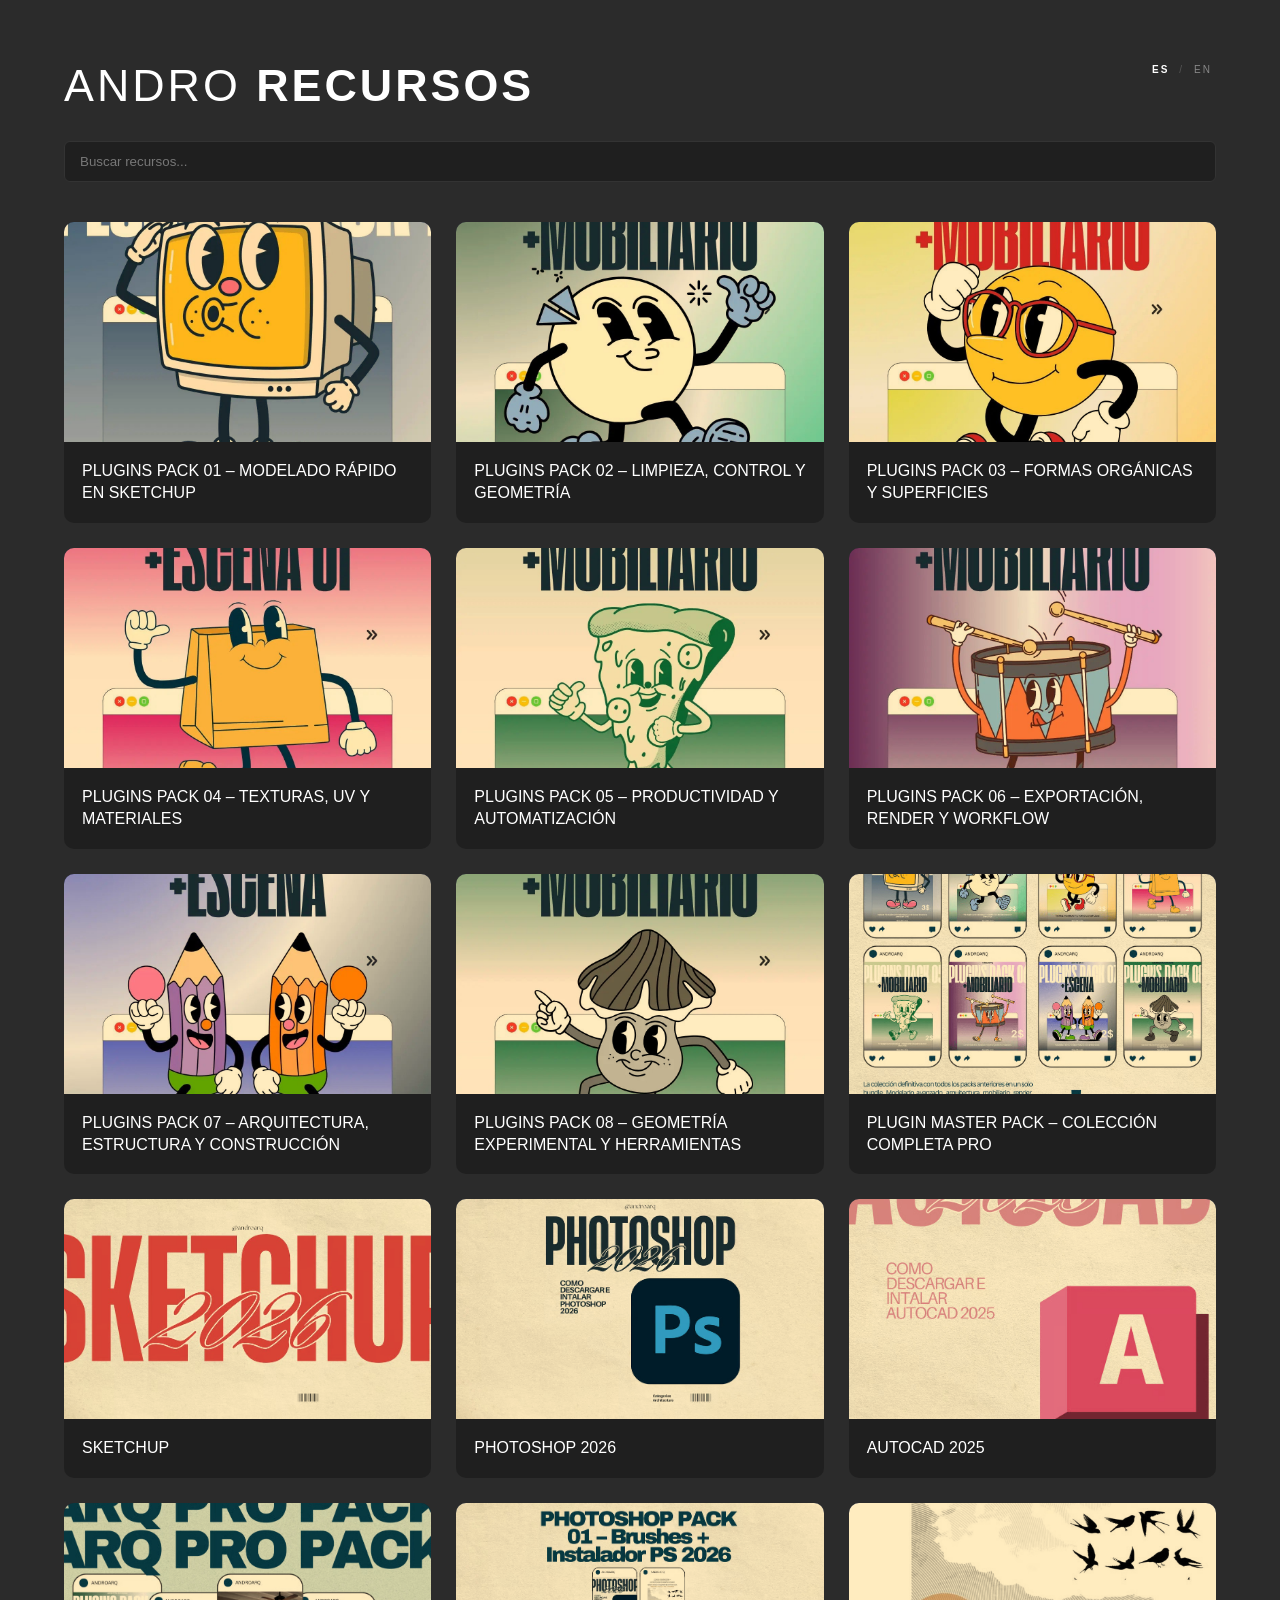
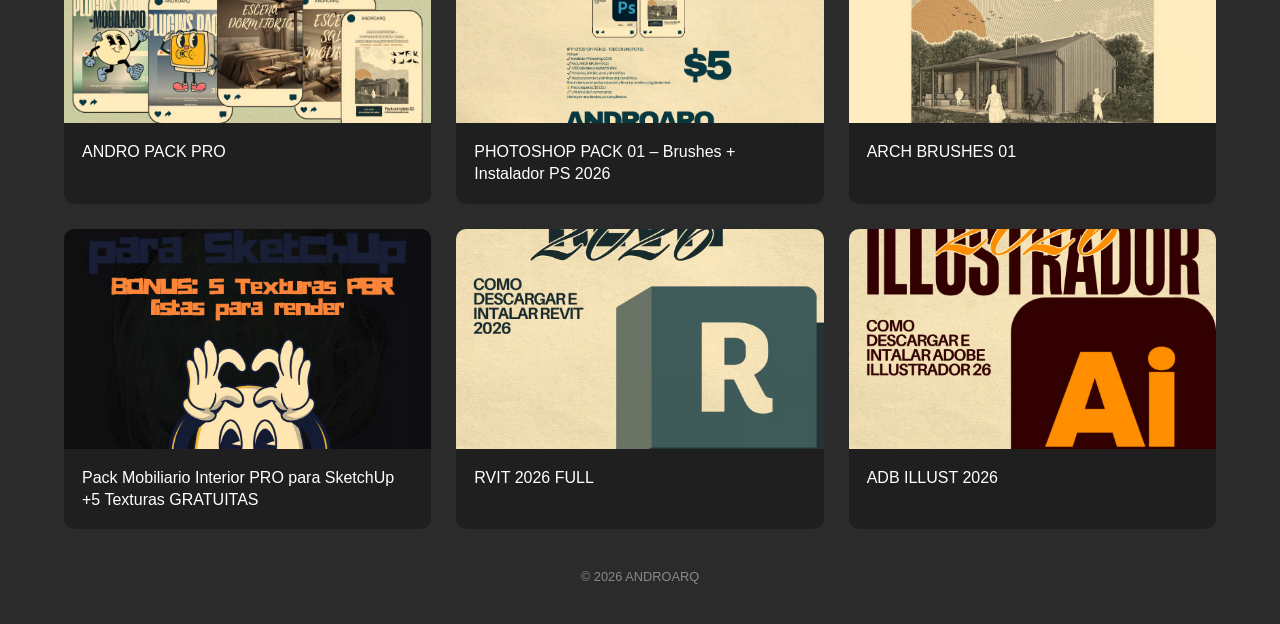
<file: recursos.html>
<!DOCTYPE html>
<html lang="es">

<head>

<meta charset="UTF-8">

<meta
    name="viewport"
    content="width=device-width, initial-scale=1.0"
>

<title>ANDRO RECURSOS</title>


<style>

/* =====================================================
   ESTILOS GENERALES
===================================================== */

*{

    margin:0;

    padding:0;

    box-sizing:border-box;

}


body{

    font-family:'Helvetica Neue', Arial, sans-serif;

    background:#2b2b2b;

    color:#fff;

}


/* =====================================================
   CONTENEDOR
===================================================== */

.container{

    width:90%;

    max-width:1300px;

    margin:auto;

}


/* =====================================================
   HEADER
===================================================== */

.header{

    padding:60px 0 30px;

    display:flex;

    justify-content:space-between;

    align-items:flex-start;

    gap:30px;

}


.header h1{

    font-size:2.8rem;

    letter-spacing:3px;

    font-weight:300;

}


.header h1 span{

    font-weight:600;

}


/* =====================================================
   CONTROLES DEL HEADER
===================================================== */

.header-controls{

    display:flex;

    align-items:center;

    gap:25px;

}


/* =====================================================
   IDIOMA
===================================================== */

.language-switcher{

    display:flex;

    align-items:center;

    gap:6px;

    font-size:10px;

    letter-spacing:2px;

}


.language-switcher button{

    background:none;

    border:none;

    color:#888;

    cursor:pointer;

    padding:4px;

    font-family:'Helvetica Neue', Arial, sans-serif;

    font-size:10px;

    letter-spacing:2px;

    transition:.3s;

}


.language-switcher button:hover{

    color:#fff;

}


.language-switcher button.active{

    color:#fff;

    font-weight:600;

}


.language-divider{

    color:#555;

}


/* =====================================================
   BUSCADOR
===================================================== */

.filters{

    margin-bottom:40px;

}


.filters input{

    width:100%;

    padding:12px 15px;

    background:#1f1f1f;

    border:1px solid #333;

    color:#fff;

    border-radius:6px;

    outline:none;

    font-family:'Helvetica Neue', Arial, sans-serif;

    transition:.3s;

}


.filters input:focus{

    border-color:#555;

}


.filters input::placeholder{

    color:#777;

}


/* =====================================================
   GRID
===================================================== */

.grid{

    display:grid;

    grid-template-columns:
    repeat(auto-fit, minmax(320px,1fr));

    gap:25px;

}


/* =====================================================
   TARJETAS
===================================================== */

.card{

    background:#1f1f1f;

    border-radius:10px;

    overflow:hidden;

    transition:.4s;

}


.card:hover{

    transform:scale(1.02);

}


.card a{

    display:block;

    text-decoration:none;

    color:inherit;

}


/* =====================================================
   IMÁGENES
===================================================== */

.img-container{

    width:100%;

    height:220px;

    overflow:hidden;

    position:relative;

}


.img-container img{

    width:100%;

    height:100%;

    object-fit:cover;

    display:block;

    transition:.4s;

}


/* =====================================================
   OVERLAY
===================================================== */

.img-container::after{

    content:"";

    position:absolute;

    inset:0;

    background:#ffb300;

    opacity:.25;

    mix-blend-mode:multiply;

    transition:.4s;

}


.card:hover img{

    transform:scale(1.05);

}


.card:hover .img-container::after{

    opacity:.1;

}


/* =====================================================
   CONTENIDO
===================================================== */

.card-content{

    padding:18px;

}


.card-content h3{

    font-size:1rem;

    line-height:1.4;

    font-weight:500;

}


/* =====================================================
   FOOTER
===================================================== */

.footer{

    text-align:center;

    padding:40px 0;

    color:#888;

    font-size:.8rem;

}


/* =====================================================
   RESPONSIVE
===================================================== */

@media(max-width:700px){

    .header{

        flex-direction:column;

        padding-top:35px;

    }


    .header h1{

        font-size:2.2rem;

    }


    .header-controls{

        width:100%;

        justify-content:flex-end;

    }


    .grid{

        grid-template-columns:1fr;

    }

}

</style>

</head>


<body>


<div class="container">


    <!-- =================================================
         HEADER
    ================================================== -->

    <div class="header">


        <h1>

            ANDRO
            <span id="resourcesWord">
                RECURSOS
            </span>

        </h1>


        <div class="header-controls">


            <!-- IDIOMA -->

            <div class="language-switcher">


                <button
                    id="langES"
                    onclick="changeLanguage('es')"
                >
                    ES
                </button>


                <span class="language-divider">
                    /
                </span>


                <button
                    id="langEN"
                    onclick="changeLanguage('en')"
                >
                    EN
                </button>


            </div>


        </div>


    </div>



    <!-- =================================================
         BUSCADOR
    ================================================== -->

    <div class="filters">


        <input
            type="text"
            id="search"
            placeholder="Buscar recursos..."
        >


    </div>



    <!-- =================================================
         RECURSOS
    ================================================== -->

    <div class="grid" id="grid">


        <!-- =================================================
             R1
        ================================================== -->

        <div class="card">

            <a
                href="https://payhip.com/b/Q0ZOv"
                target="_blank"
            >

                <div class="img-container">

                    <img
                        src="RECURSOS/R1.jpeg"
                        loading="lazy"
                        alt="Plugins Pack 01"
                    >

                </div>


                <div class="card-content">

                    <h3
                        data-es="PLUGINS PACK 01 – MODELADO RÁPIDO EN SKETCHUP"
                        data-en="PLUGINS PACK 01 – FAST MODELING IN SKETCHUP"
                    >
                        PLUGINS PACK 01 – MODELADO RÁPIDO EN SKETCHUP
                    </h3>

                </div>

            </a>

        </div>



        <!-- =================================================
             R2
        ================================================== -->

        <div class="card">

            <a
                href="https://payhip.com/b/heUQP"
                target="_blank"
            >

                <div class="img-container">

                    <img
                        src="RECURSOS/R2.jpeg"
                        loading="lazy"
                        alt="Plugins Pack 02"
                    >

                </div>


                <div class="card-content">

                    <h3
                        data-es="PLUGINS PACK 02 – LIMPIEZA, CONTROL Y GEOMETRÍA"
                        data-en="PLUGINS PACK 02 – CLEANUP, CONTROL AND GEOMETRY"
                    >
                        PLUGINS PACK 02 – LIMPIEZA, CONTROL Y GEOMETRÍA
                    </h3>

                </div>

            </a>

        </div>



        <!-- =================================================
             R3
        ================================================== -->

        <div class="card">

            <a
                href="https://payhip.com/b/oGiSs"
                target="_blank"
            >

                <div class="img-container">

                    <img
                        src="RECURSOS/R3.jpeg"
                        loading="lazy"
                        alt="Plugins Pack 03"
                    >

                </div>


                <div class="card-content">

                    <h3
                        data-es="PLUGINS PACK 03 – FORMAS ORGÁNICAS Y SUPERFICIES"
                        data-en="PLUGINS PACK 03 – ORGANIC FORMS AND SURFACES"
                    >
                        PLUGINS PACK 03 – FORMAS ORGÁNICAS Y SUPERFICIES
                    </h3>

                </div>

            </a>

        </div>



        <!-- =================================================
             R4
        ================================================== -->

        <div class="card">

            <a
                href="https://payhip.com/b/AH9pd"
                target="_blank"
            >

                <div class="img-container">

                    <img
                        src="RECURSOS/R4.jpeg"
                        loading="lazy"
                        alt="Plugins Pack 04"
                    >

                </div>


                <div class="card-content">

                    <h3
                        data-es="PLUGINS PACK 04 – TEXTURAS, UV Y MATERIALES"
                        data-en="PLUGINS PACK 04 – TEXTURES, UV AND MATERIALS"
                    >
                        PLUGINS PACK 04 – TEXTURAS, UV Y MATERIALES
                    </h3>

                </div>

            </a>

        </div>



        <!-- =================================================
             R5
        ================================================== -->

        <div class="card">

            <a
                href="https://payhip.com/b/tuGZi"
                target="_blank"
            >

                <div class="img-container">

                    <img
                        src="RECURSOS/R5.jpeg"
                        loading="lazy"
                        alt="Plugins Pack 05"
                    >

                </div>


                <div class="card-content">

                    <h3
                        data-es="PLUGINS PACK 05 – PRODUCTIVIDAD Y AUTOMATIZACIÓN"
                        data-en="PLUGINS PACK 05 – PRODUCTIVITY AND AUTOMATION"
                    >
                        PLUGINS PACK 05 – PRODUCTIVIDAD Y AUTOMATIZACIÓN
                    </h3>

                </div>

            </a>

        </div>



        <!-- =================================================
             R6
        ================================================== -->

        <div class="card">

            <a
                href="https://payhip.com/b/J0MdW"
                target="_blank"
            >

                <div class="img-container">

                    <img
                        src="RECURSOS/R6.jpeg"
                        loading="lazy"
                        alt="Plugins Pack 06"
                    >

                </div>


                <div class="card-content">

                    <h3
                        data-es="PLUGINS PACK 06 – EXPORTACIÓN, RENDER Y WORKFLOW"
                        data-en="PLUGINS PACK 06 – EXPORT, RENDERING AND WORKFLOW"
                    >
                        PLUGINS PACK 06 – EXPORTACIÓN, RENDER Y WORKFLOW
                    </h3>

                </div>

            </a>

        </div>



        <!-- =================================================
             R7
        ================================================== -->

        <div class="card">

            <a
                href="https://payhip.com/b/b4jPA"
                target="_blank"
            >

                <div class="img-container">

                    <img
                        src="RECURSOS/R7.jpeg"
                        loading="lazy"
                        alt="Plugins Pack 07"
                    >

                </div>


                <div class="card-content">

                    <h3
                        data-es="PLUGINS PACK 07 – ARQUITECTURA, ESTRUCTURA Y CONSTRUCCIÓN"
                        data-en="PLUGINS PACK 07 – ARCHITECTURE, STRUCTURE AND CONSTRUCTION"
                    >
                        PLUGINS PACK 07 – ARQUITECTURA, ESTRUCTURA Y CONSTRUCCIÓN
                    </h3>

                </div>

            </a>

        </div>



        <!-- =================================================
             R8
        ================================================== -->

        <div class="card">

            <a
                href="https://payhip.com/b/hzwoK"
                target="_blank"
            >

                <div class="img-container">

                    <img
                        src="RECURSOS/R8.jpeg"
                        loading="lazy"
                        alt="Plugins Pack 08"
                    >

                </div>


                <div class="card-content">

                    <h3
                        data-es="PLUGINS PACK 08 – GEOMETRÍA EXPERIMENTAL Y HERRAMIENTAS"
                        data-en="PLUGINS PACK 08 – EXPERIMENTAL GEOMETRY AND TOOLS"
                    >
                        PLUGINS PACK 08 – GEOMETRÍA EXPERIMENTAL Y HERRAMIENTAS
                    </h3>

                </div>

            </a>

        </div>



        <!-- =================================================
             R9
        ================================================== -->

        <div class="card">

            <a
                href="https://payhip.com/b/PTeoj"
                target="_blank"
            >

                <div class="img-container">

                    <img
                        src="RECURSOS/R9.jpg"
                        loading="lazy"
                        alt="Plugin Master Pack"
                    >

                </div>


                <div class="card-content">

                    <h3
                        data-es="PLUGIN MASTER PACK – COLECCIÓN COMPLETA PRO"
                        data-en="PLUGIN MASTER PACK – COMPLETE PRO COLLECTION"
                    >
                        PLUGIN MASTER PACK – COLECCIÓN COMPLETA PRO
                    </h3>

                </div>

            </a>

        </div>



        <!-- =================================================
             SKETCHUP
        ================================================== -->

        <div class="card">

            <a
                href="https://payhip.com/b/7m3uU"
                target="_blank"
            >

                <div class="img-container">

                    <img
                        src="RECURSOS/SKETCHUP.jpg"
                        loading="lazy"
                        alt="SketchUp"
                    >

                </div>


                <div class="card-content">

                    <h3
                        data-es="SKETCHUP"
                        data-en="SKETCHUP"
                    >
                        SKETCHUP
                    </h3>

                </div>

            </a>

        </div>



        <!-- =================================================
             PHOTOSHOP
        ================================================== -->

        <div class="card">

            <a
                href="https://payhip.com/b/f78ru"
                target="_blank"
            >

                <div class="img-container">

                    <img
                        src="RECURSOS/PHOTOSHOP.jpg"
                        loading="lazy"
                        alt="Photoshop 2026"
                    >

                </div>


                <div class="card-content">

                    <h3
                        data-es="PHOTOSHOP 2026"
                        data-en="PHOTOSHOP 2026"
                    >
                        PHOTOSHOP 2026
                    </h3>

                </div>

            </a>

        </div>



        <!-- =================================================
             AUTOCAD
        ================================================== -->

        <div class="card">

            <a
                href="https://payhip.com/b/ptvFY"
                target="_blank"
            >

                <div class="img-container">

                    <img
                        src="RECURSOS/AUTOCAD2026.jpg"
                        loading="lazy"
                        alt="AutoCAD 2025"
                    >

                </div>


                <div class="card-content">

                    <h3
                        data-es="AUTOCAD 2025"
                        data-en="AUTOCAD 2025"
                    >
                        AUTOCAD 2025
                    </h3>

                </div>

            </a>

        </div>



        <!-- =================================================
             ANDRO PACK PRO
        ================================================== -->

        <div class="card">

            <a
                href="https://payhip.com/b/dwL1X"
                target="_blank"
            >

                <div class="img-container">

                    <img
                        src="RECURSOS/ANDRO PRO PACK.jpg"
                        loading="lazy"
                        alt="ANDRO PACK PRO"
                    >

                </div>


                <div class="card-content">

                    <h3
                        data-es="ANDRO PACK PRO"
                        data-en="ANDRO PACK PRO"
                    >
                        ANDRO PACK PRO
                    </h3>

                </div>

            </a>

        </div>



        <!-- =================================================
             PHOTOSHOP PACK
        ================================================== -->

        <div class="card">

            <a
                href="https://payhip.com/b/VGwXo"
                target="_blank"
            >

                <div class="img-container">

                    <img
                        src="RECURSOS/PHOTOSHOP PACK 01 – Brushes Instalador PS 2026.jpg"
                        loading="lazy"
                        alt="Photoshop Pack 01"
                    >

                </div>


                <div class="card-content">

                    <h3
                        data-es="PHOTOSHOP PACK 01 – Brushes + Instalador PS 2026"
                        data-en="PHOTOSHOP PACK 01 – Brushes + PS 2026 Installer"
                    >
                        PHOTOSHOP PACK 01 – Brushes + Instalador PS 2026
                    </h3>

                </div>

            </a>

        </div>



        <!-- =================================================
             ARCH BRUSHES
        ================================================== -->

        <div class="card">

            <a
                href="https://payhip.com/b/3GwXf"
                target="_blank"
            >

                <div class="img-container">

                    <img
                        src="RECURSOS/ARCH BRUSHES 01.jpg"
                        loading="lazy"
                        alt="Arch Brushes 01"
                    >

                </div>


                <div class="card-content">

                    <h3
                        data-es="ARCH BRUSHES 01"
                        data-en="ARCH BRUSHES 01"
                    >
                        ARCH BRUSHES 01
                    </h3>

                </div>

            </a>

        </div>



        <!-- =================================================
             MOBILIARIO
        ================================================== -->

        <div class="card">

            <a
                href="https://payhip.com/b/NF8Ym"
                target="_blank"
            >

                <div class="img-container">

                    <img
                        src="RECURSOS/Pack Mobiliario Interior PRO para SketchUp 5 Texturas GRATUITAS.jpg"
                        loading="lazy"
                        alt="Pack Mobiliario Interior PRO"
                    >

                </div>


                <div class="card-content">

                    <h3
                        data-es="Pack Mobiliario Interior PRO para SketchUp +5 Texturas GRATUITAS"
                        data-en="PRO Interior Furniture Pack for SketchUp +5 FREE Textures"
                    >
                        Pack Mobiliario Interior PRO para SketchUp +5 Texturas GRATUITAS
                    </h3>

                </div>

            </a>

        </div>



        <!-- =================================================
             REVIT
        ================================================== -->

        <div class="card">

            <a
                href="https://payhip.com/b/ryU0z"
                target="_blank"
            >

                <div class="img-container">

                    <img
                        src="RECURSOS/RVIT 2026 FULL.jpg"
                        loading="lazy"
                        alt="RVIT 2026 FULL"
                    >

                </div>


                <div class="card-content">

                    <h3
                        data-es="RVIT 2026 FULL"
                        data-en="RVIT 2026 FULL"
                    >
                        RVIT 2026 FULL
                    </h3>

                </div>

            </a>

        </div>



        <!-- =================================================
             ILLUSTRATOR
        ================================================== -->

        <div class="card">

            <a
                href="https://payhip.com/b/OixSG"
                target="_blank"
            >

                <div class="img-container">

                    <img
                        src="RECURSOS/ADB ILLUST 2026.jpg"
                        loading="lazy"
                        alt="ADB ILLUST 2026"
                    >

                </div>


                <div class="card-content">

                    <h3
                        data-es="ADB ILLUST 2026"
                        data-en="ADB ILLUST 2026"
                    >
                        ADB ILLUST 2026
                    </h3>

                </div>

            </a>

        </div>


    </div>


</div>



<!-- =====================================================
     FOOTER
===================================================== -->

<div class="footer">

    © 2026 ANDROARQ

</div>



<!-- =====================================================
     JAVASCRIPT
===================================================== -->

<script>


/* =====================================================
   TRADUCCIONES GENERALES
===================================================== */

const translations = {

    es: {

        title:
        "ANDRO RECURSOS",

        search:
        "Buscar recursos..."

    },


    en: {

        title:
        "ANDRO RESOURCES",

        search:
        "Search resources..."

    }

};



/* =====================================================
   ELEMENTOS
===================================================== */

const searchInput =
    document.getElementById("search");

const resourceCards =
    document.querySelectorAll(".card");



/* =====================================================
   CAMBIAR IDIOMA
===================================================== */

function changeLanguage(language){


    const t =
        translations[language];


    document.documentElement.lang =
        language;


    document.title =
        t.title;


    document.getElementById(
        "resourcesWord"
    ).innerText =
        language === "es"
        ? "RECURSOS"
        : "RESOURCES";


    searchInput.placeholder =
        t.search;


    document.querySelectorAll(
        "[data-es]"
    ).forEach(element => {

        element.innerText =
            element.getAttribute(
                `data-${language}`
            );

    });


    document.getElementById(
        "langES"
    ).classList.toggle(
        "active",
        language === "es"
    );


    document.getElementById(
        "langEN"
    ).classList.toggle(
        "active",
        language === "en"
    );


    localStorage.setItem(
        "androarq-language",
        language
    );


}



/* =====================================================
   BUSCADOR
===================================================== */

searchInput.addEventListener(
    "keyup",
    function(){

        const value =
            this.value
            .toLowerCase()
            .trim();


        resourceCards.forEach(card => {

            const text =
                card.innerText
                .toLowerCase();


            card.style.display =
                text.includes(value)
                ? "block"
                : "none";

        });

    }
);



/* =====================================================
   IDIOMA GUARDADO
===================================================== */

const savedLanguage =
    localStorage.getItem(
        "androarq-language"
    );


if(savedLanguage){

    changeLanguage(savedLanguage);

}else{

    changeLanguage("es");

}


</script>


</body>

</html>
</file>
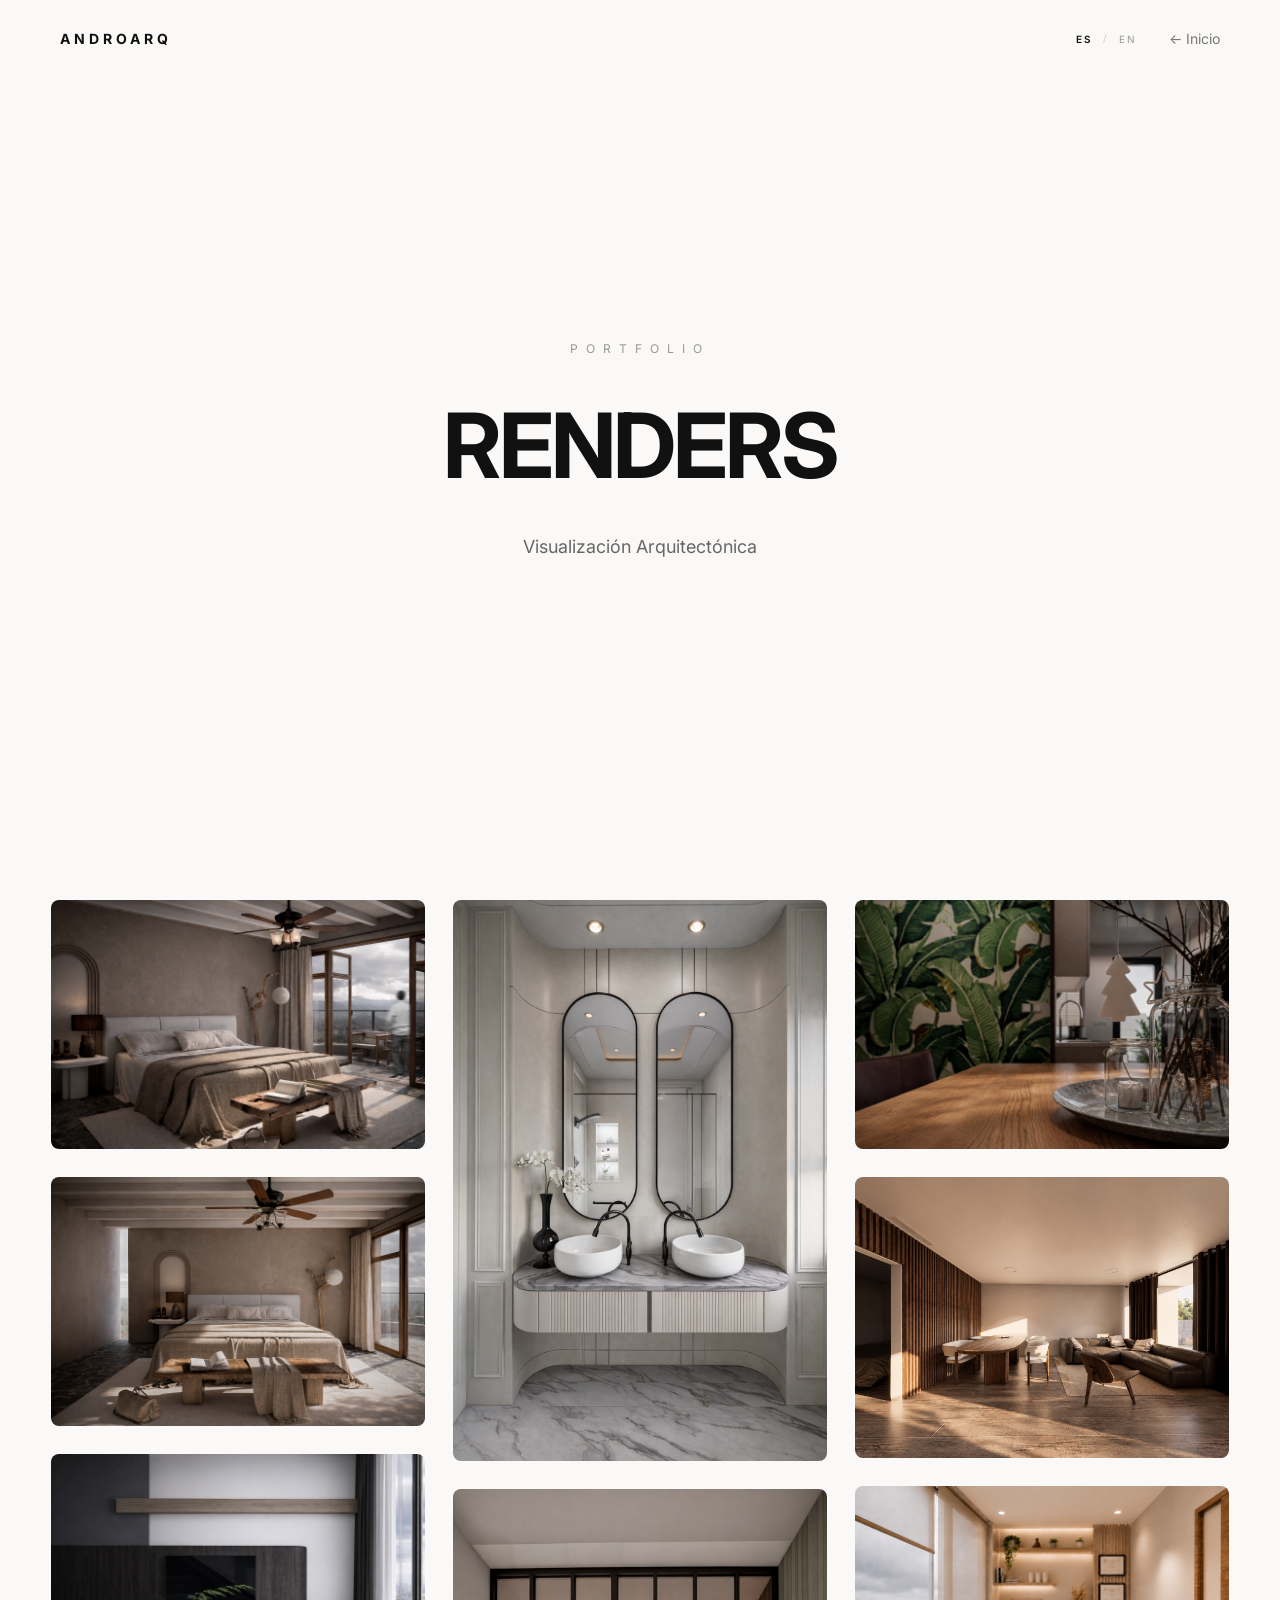
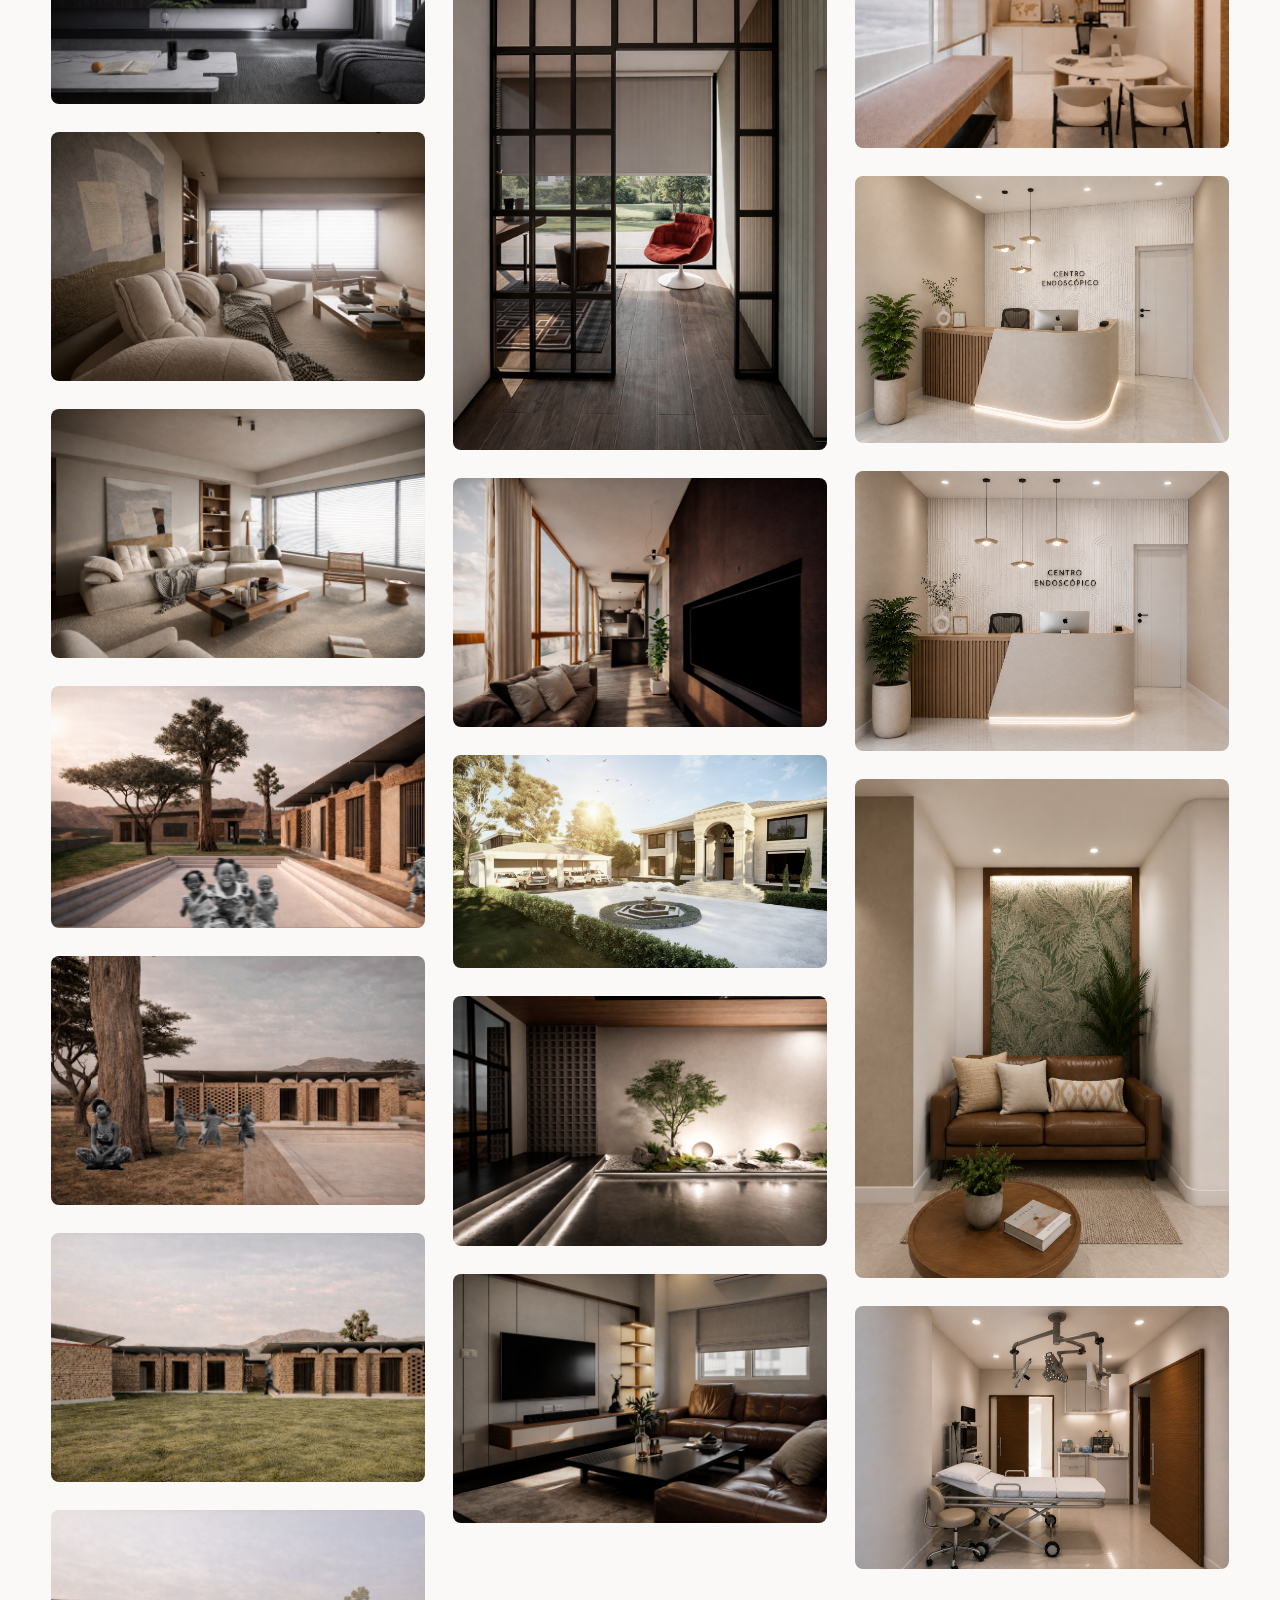
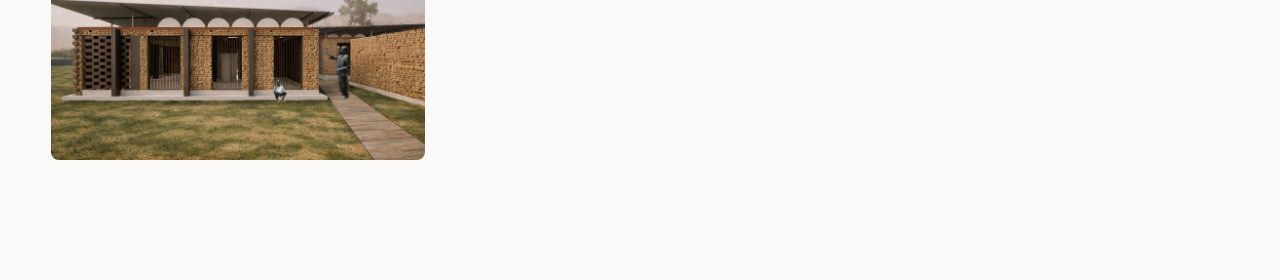
<file: renders.html>
<!DOCTYPE html>
<html lang="es">

<head>

    <meta charset="UTF-8">
    <meta name="viewport" content="width=device-width, initial-scale=1.0">

    <title>Renders | ANDROARQ</title>

    <link rel="preconnect" href="https://fonts.googleapis.com">

    <link
        rel="preconnect"
        href="https://fonts.gstatic.com"
        crossorigin
    >

    <link
        href="https://fonts.googleapis.com/css2?family=Inter:wght@300;400;500;600;700&display=swap"
        rel="stylesheet"
    >

<style>

/* =====================================================
   ESTILOS GENERALES
===================================================== */

*{
    margin:0;
    padding:0;
    box-sizing:border-box;
}

html{
    scroll-behavior:smooth;
}

body{

    font-family:'Inter',sans-serif;

    background:#faf9f7;

    color:#111;

    line-height:1.5;

}


/* =====================================================
   HEADER
===================================================== */

header{

    position:fixed;

    top:0;

    left:0;

    width:100%;

    padding:28px 60px;

    display:flex;

    justify-content:space-between;

    align-items:center;

    background:rgba(250,249,247,.90);

    backdrop-filter:blur(14px);

    z-index:1000;

}

.logo{

    text-decoration:none;

    color:#111;

    font-size:14px;

    letter-spacing:4px;

    font-weight:700;

}

.header-right{

    display:flex;

    align-items:center;

    gap:28px;

}

.back{

    text-decoration:none;

    color:#777;

    font-size:14px;

    transition:.3s;

}

.back:hover{

    color:#000;

}


/* =====================================================
   IDIOMA
===================================================== */

.language-switcher{

    display:flex;

    align-items:center;

    gap:6px;

    font-size:10px;

    letter-spacing:2px;

}

.language-switcher button{

    background:none;

    border:none;

    color:#999;

    cursor:pointer;

    padding:4px;

    font-family:'Inter',sans-serif;

    font-size:10px;

    letter-spacing:2px;

    transition:.3s;

}

.language-switcher button:hover{

    color:#000;

}

.language-switcher button.active{

    color:#111;

    font-weight:600;

}

.language-divider{

    color:#ccc;

}


/* =====================================================
   HERO
===================================================== */

.hero{

    height:100vh;

    display:flex;

    justify-content:center;

    align-items:center;

    flex-direction:column;

    text-align:center;

}

.hero span{

    letter-spacing:8px;

    font-size:12px;

    color:#999;

}

.hero h1{

    font-size:90px;

    font-weight:700;

    margin:20px 0;

    letter-spacing:-3px;

}

.hero p{

    color:#666;

    font-size:18px;

}


/* =====================================================
   GALERÍA
===================================================== */

.gallery{

    width:min(1600px,92%);

    margin:auto;

    column-count:3;

    column-gap:28px;

    padding-bottom:120px;

}

.gallery-item{

    position:relative;

    margin-bottom:28px;

    break-inside:avoid;

    overflow:hidden;

    border-radius:8px;

    cursor:pointer;

}

.gallery-item img{

    width:100%;

    display:block;

    transition:.55s;

}

.gallery-item:hover img{

    transform:scale(1.05);

}


/* =====================================================
   OVERLAY
===================================================== */

.overlay{

    position:absolute;

    inset:0;

    background:linear-gradient(
        to top,
        rgba(0,0,0,.75),
        rgba(0,0,0,0)
    );

    display:flex;

    justify-content:flex-end;

    flex-direction:column;

    padding:28px;

    opacity:0;

    transition:.45s;

}

.gallery-item:hover .overlay{

    opacity:1;

}

.overlay h3{

    color:#fff;

    font-size:18px;

    font-weight:600;

}

.overlay p{

    color:#ddd;

    font-size:13px;

    margin-top:4px;

}


/* =====================================================
   LIGHTBOX
===================================================== */

.lightbox{

    position:fixed;

    inset:0;

    background:rgba(0,0,0,.95);

    display:none;

    justify-content:center;

    align-items:center;

    z-index:9999;

}

.lightbox img{

    max-width:90%;

    max-height:90%;

}

.close{

    position:absolute;

    top:40px;

    right:60px;

    color:#fff;

    font-size:40px;

    cursor:pointer;

}


/* =====================================================
   RESPONSIVE
===================================================== */

@media(max-width:1000px){

    .gallery{

        column-count:2;

    }

}

@media(max-width:700px){

    header{

        padding:20px;

    }

    .header-right{

        gap:12px;

    }

    .back{

        font-size:12px;

    }

    .hero h1{

        font-size:54px;

    }

    .hero p{

        font-size:16px;

    }

    .gallery{

        column-count:1;

    }

}

</style>

</head>


<body>


<!-- =====================================================
     HEADER
===================================================== -->

<header>


    <a
        class="logo"
        href="index.html"
    >
        ANDROARQ
    </a>


    <div class="header-right">


        <!-- IDIOMA -->

        <div class="language-switcher">

            <button
                id="langES"
                onclick="changeLanguage('es')"
            >
                ES
            </button>

            <span class="language-divider">
                /
            </span>

            <button
                id="langEN"
                onclick="changeLanguage('en')"
            >
                EN
            </button>

        </div>


        <!-- VOLVER -->

        <a
            class="back"
            href="index.html"
            id="backButton"
        >
            ← Inicio
        </a>


    </div>


</header>



<!-- =====================================================
     HERO
===================================================== -->

<section class="hero">


    <span id="portfolioLabel">
        PORTFOLIO
    </span>


    <h1 id="rendersTitle">
        RENDERS
    </h1>


    <p id="rendersSubtitle">
        Visualización Arquitectónica
    </p>


</section>



<!-- =====================================================
     GALERÍA
===================================================== -->

<section class="gallery">


    <!-- 01 -->

    <div class="gallery-item">

        <img
            src="RENDERS/01.png"
            loading="lazy"
            alt="Render 01"
        >

        <div class="overlay">

            <h3>
                Render
            </h3>

            <p>
                Arq. Alejandro Salazar
            </p>

        </div>

    </div>



    <!-- 02 -->

    <div class="gallery-item">

        <img
            src="RENDERS/02.png"
            loading="lazy"
            alt="Render 02"
        >

        <div class="overlay">

            <h3>
                Render
            </h3>

            <p>
                Arq. Alejandro Salazar
            </p>

        </div>

    </div>



    <!-- 03 -->

    <div class="gallery-item">

        <img
            src="RENDERS/03.png"
            loading="lazy"
            alt="Render 03"
        >

        <div class="overlay">

            <h3>
                Render
            </h3>

            <p>
                Arq. Alejandro Salazar
            </p>

        </div>

    </div>



    <!-- 04 -->

    <div class="gallery-item">

        <img
            src="RENDERS/04.png"
            loading="lazy"
            alt="Render 04"
        >

        <div class="overlay">

            <h3>
                Render
            </h3>

            <p>
                Arq. Alejandro Salazar
            </p>

        </div>

    </div>



    <!-- 05 -->

    <div class="gallery-item">

        <img
            src="RENDERS/05.png"
            loading="lazy"
            alt="Render 05"
        >

        <div class="overlay">

            <h3>
                Render
            </h3>

            <p>
                Arq. Alejandro Salazar
            </p>

        </div>

    </div>



    <!-- 06 -->

    <div class="gallery-item">

        <img
            src="RENDERS/06.jpg"
            loading="lazy"
            alt="Render 06"
        >

        <div class="overlay">

            <h3>
                Render
            </h3>

            <p>
                Arq. Alejandro Salazar
            </p>

        </div>

    </div>



    <!-- 07 -->

    <div class="gallery-item">

        <img
            src="RENDERS/07.jpg"
            loading="lazy"
            alt="Render 07"
        >

        <div class="overlay">

            <h3>
                Render
            </h3>

            <p>
                Arq. Alejandro Salazar
            </p>

        </div>

    </div>



    <!-- 08 -->

    <div class="gallery-item">

        <img
            src="RENDERS/08.jpg"
            loading="lazy"
            alt="Render 08"
        >

        <div class="overlay">

            <h3>
                Render
            </h3>

            <p>
                Arq. Alejandro Salazar
            </p>

        </div>

    </div>



    <!-- 09 -->

    <div class="gallery-item">

        <img
            src="RENDERS/09.jpg"
            loading="lazy"
            alt="Render 09"
        >

        <div class="overlay">

            <h3>
                Render
            </h3>

            <p>
                Arq. Alejandro Salazar
            </p>

        </div>

    </div>



    <!-- 10 -->

    <div class="gallery-item">

        <img
            src="RENDERS/10.png"
            loading="lazy"
            alt="Render 10"
        >

        <div class="overlay">

            <h3>
                Render
            </h3>

            <p>
                Arq. Alejandro Salazar
            </p>

        </div>

    </div>



    <!-- 11 -->

    <div class="gallery-item">

        <img
            src="RENDERS/11.jpg"
            loading="lazy"
            alt="Render 11"
        >

        <div class="overlay">

            <h3>
                Render
            </h3>

            <p>
                Arq. Alejandro Salazar
            </p>

        </div>

    </div>



    <!-- 12 -->

    <div class="gallery-item">

        <img
            src="RENDERS/12.jpg"
            loading="lazy"
            alt="Render 12"
        >

        <div class="overlay">

            <h3>
                Render
            </h3>

            <p>
                Arq. Alejandro Salazar
            </p>

        </div>

    </div>



    <!-- 13 -->

    <div class="gallery-item">

        <img
            src="RENDERS/13.png"
            loading="lazy"
            alt="Render 13"
        >

        <div class="overlay">

            <h3>
                Render
            </h3>

            <p>
                Arq. Alejandro Salazar
            </p>

        </div>

    </div>



    <!-- 14 -->

    <div class="gallery-item">

        <img
            src="RENDERS/14.png"
            loading="lazy"
            alt="Render 14"
        >

        <div class="overlay">

            <h3>
                Render
            </h3>

            <p>
                Arq. Alejandro Salazar
            </p>

        </div>

    </div>



    <!-- 15 -->

    <div class="gallery-item">

        <img
            src="RENDERS/15.png"
            loading="lazy"
            alt="Render 15"
        >

        <div class="overlay">

            <h3>
                Render
            </h3>

            <p>
                Arq. Alejandro Salazar
            </p>

        </div>

    </div>



    <!-- 16 -->

    <div class="gallery-item">

        <img
            src="RENDERS/16.PNG"
            loading="lazy"
            alt="Render 16"
        >

        <div class="overlay">

            <h3>
                Render
            </h3>

            <p>
                Arq. Alejandro Salazar
            </p>

        </div>

    </div>



    <!-- 17 -->

    <div class="gallery-item">

        <img
            src="RENDERS/17.png"
            loading="lazy"
            alt="Render 17"
        >

        <div class="overlay">

            <h3>
                Render
            </h3>

            <p>
                Arq. Alejandro Salazar
            </p>

        </div>

    </div>



    <!-- 18 -->

    <div class="gallery-item">

        <img
            src="RENDERS/18.png"
            loading="lazy"
            alt="Render 18"
        >

        <div class="overlay">

            <h3>
                Render
            </h3>

            <p>
                Arq. Alejandro Salazar
            </p>

        </div>

    </div>



    <!-- 19 -->

    <div class="gallery-item">

        <img
            src="RENDERS/19.png"
            loading="lazy"
            alt="Render 19"
        >

        <div class="overlay">

            <h3>
                Render
            </h3>

            <p>
                Arq. Alejandro Salazar
            </p>

        </div>

    </div>



    <!-- 20 -->

    <div class="gallery-item">

        <img
            src="RENDERS/20.png"
            loading="lazy"
            alt="Render 20"
        >

        <div class="overlay">

            <h3>
                Render
            </h3>

            <p>
                Arq. Alejandro Salazar
            </p>

        </div>

    </div>



    <!-- 21 -->

    <div class="gallery-item">

        <img
            src="RENDERS/21.png"
            loading="lazy"
            alt="Render 21"
        >

        <div class="overlay">

            <h3>
                Render
            </h3>

            <p>
                Arq. Alejandro Salazar
            </p>

        </div>

    </div>



    <!-- 22 -->

    <div class="gallery-item">

        <img
            src="RENDERS/22.png"
            loading="lazy"
            alt="Render 22"
        >

        <div class="overlay">

            <h3>
                Render
            </h3>

            <p>
                Arq. Alejandro Salazar
            </p>

        </div>

    </div>


</section>



<!-- =====================================================
     LIGHTBOX
===================================================== -->

<div class="lightbox">


    <span class="close">
        ✕
    </span>


    <img
        id="lightboxImage"
        alt="Render ampliado"
    >


</div>



<!-- =====================================================
     JAVASCRIPT
===================================================== -->

<script>


/* =====================================================
   ELEMENTOS
===================================================== */

const galleryImages =
    document.querySelectorAll('.gallery img');

const lightbox =
    document.querySelector('.lightbox');

const lightboxImage =
    document.querySelector('#lightboxImage');

const closeButton =
    document.querySelector('.close');



/* =====================================================
   LIGHTBOX
===================================================== */

galleryImages.forEach(image => {

    image.addEventListener('click', () => {

        lightbox.style.display = 'flex';

        lightboxImage.src = image.src;

        lightboxImage.alt = image.alt;

    });

});


closeButton.addEventListener('click', () => {

    lightbox.style.display = 'none';

});


lightbox.addEventListener('click', (event) => {

    if(event.target === lightbox){

        lightbox.style.display = 'none';

    }

});


document.addEventListener('keydown', (event) => {

    if(event.key === "Escape"){

        lightbox.style.display = 'none';

    }

});



/* =====================================================
   TRADUCCIONES
===================================================== */

const translations = {

    es: {

        pageTitle:
        "Renders | ANDROARQ",

        portfolio:
        "PORTFOLIO",

        renders:
        "RENDERS",

        subtitle:
        "Visualización Arquitectónica",

        back:
        "← Inicio"

    },


    en: {

        pageTitle:
        "Renders | ANDROARQ",

        portfolio:
        "PORTFOLIO",

        renders:
        "RENDERS",

        subtitle:
        "Architectural Visualization",

        back:
        "← Home"

    }

};



/* =====================================================
   APLICAR IDIOMA
===================================================== */

function applyLanguage(language){

    const t =
        translations[language];


    document.documentElement.lang =
        language;


    document.title =
        t.pageTitle;


    document.getElementById(
        "portfolioLabel"
    ).innerText =
        t.portfolio;


    document.getElementById(
        "rendersTitle"
    ).innerText =
        t.renders;


    document.getElementById(
        "rendersSubtitle"
    ).innerText =
        t.subtitle;


    document.getElementById(
        "backButton"
    ).innerText =
        t.back;


    document.getElementById(
        "langES"
    ).classList.toggle(
        "active",
        language === "es"
    );


    document.getElementById(
        "langEN"
    ).classList.toggle(
        "active",
        language === "en"
    );


    localStorage.setItem(
        "androarq-language",
        language
    );

}



/* =====================================================
   CAMBIAR IDIOMA
===================================================== */

function changeLanguage(language){

    applyLanguage(language);

}



/* =====================================================
   IDIOMA GUARDADO
===================================================== */

const savedLanguage =
    localStorage.getItem(
        "androarq-language"
    );


if(savedLanguage){

    applyLanguage(savedLanguage);

}else{

    applyLanguage("es");

}


</script>


</body>

</html>
</file>
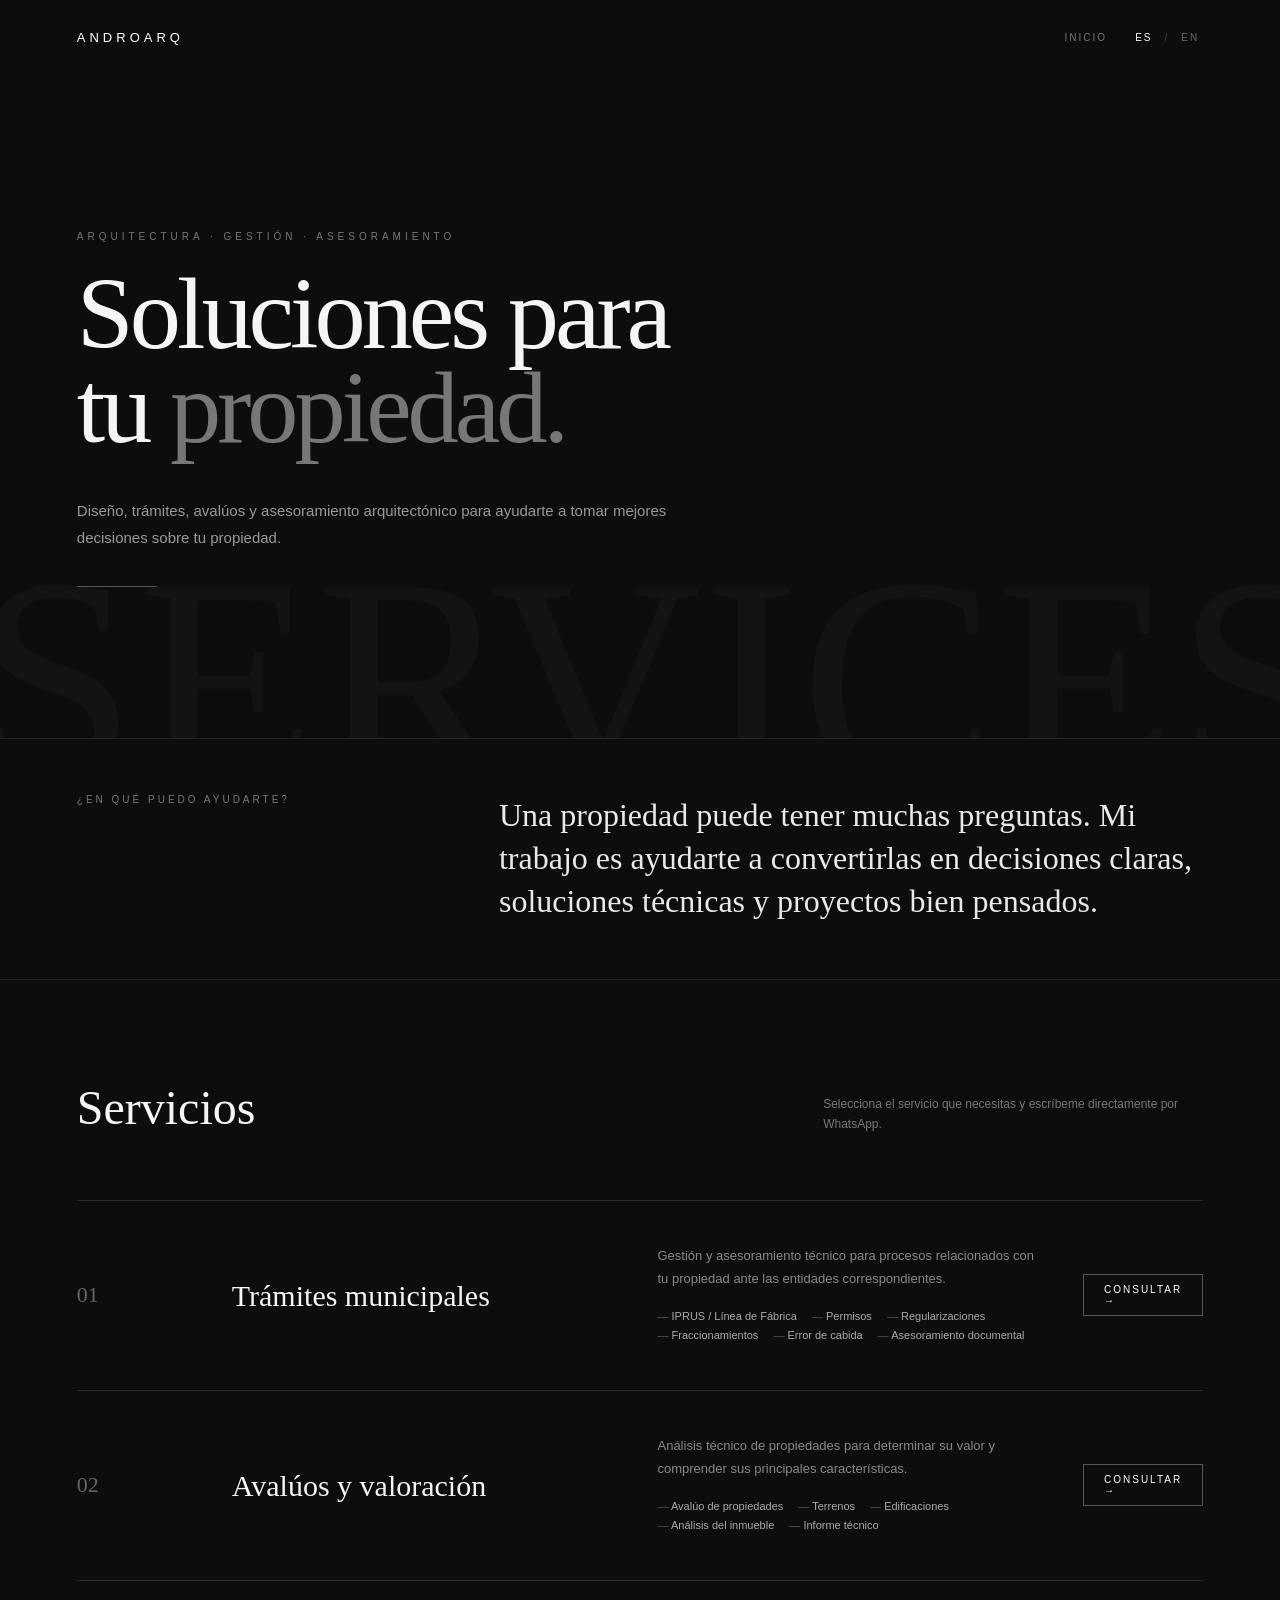
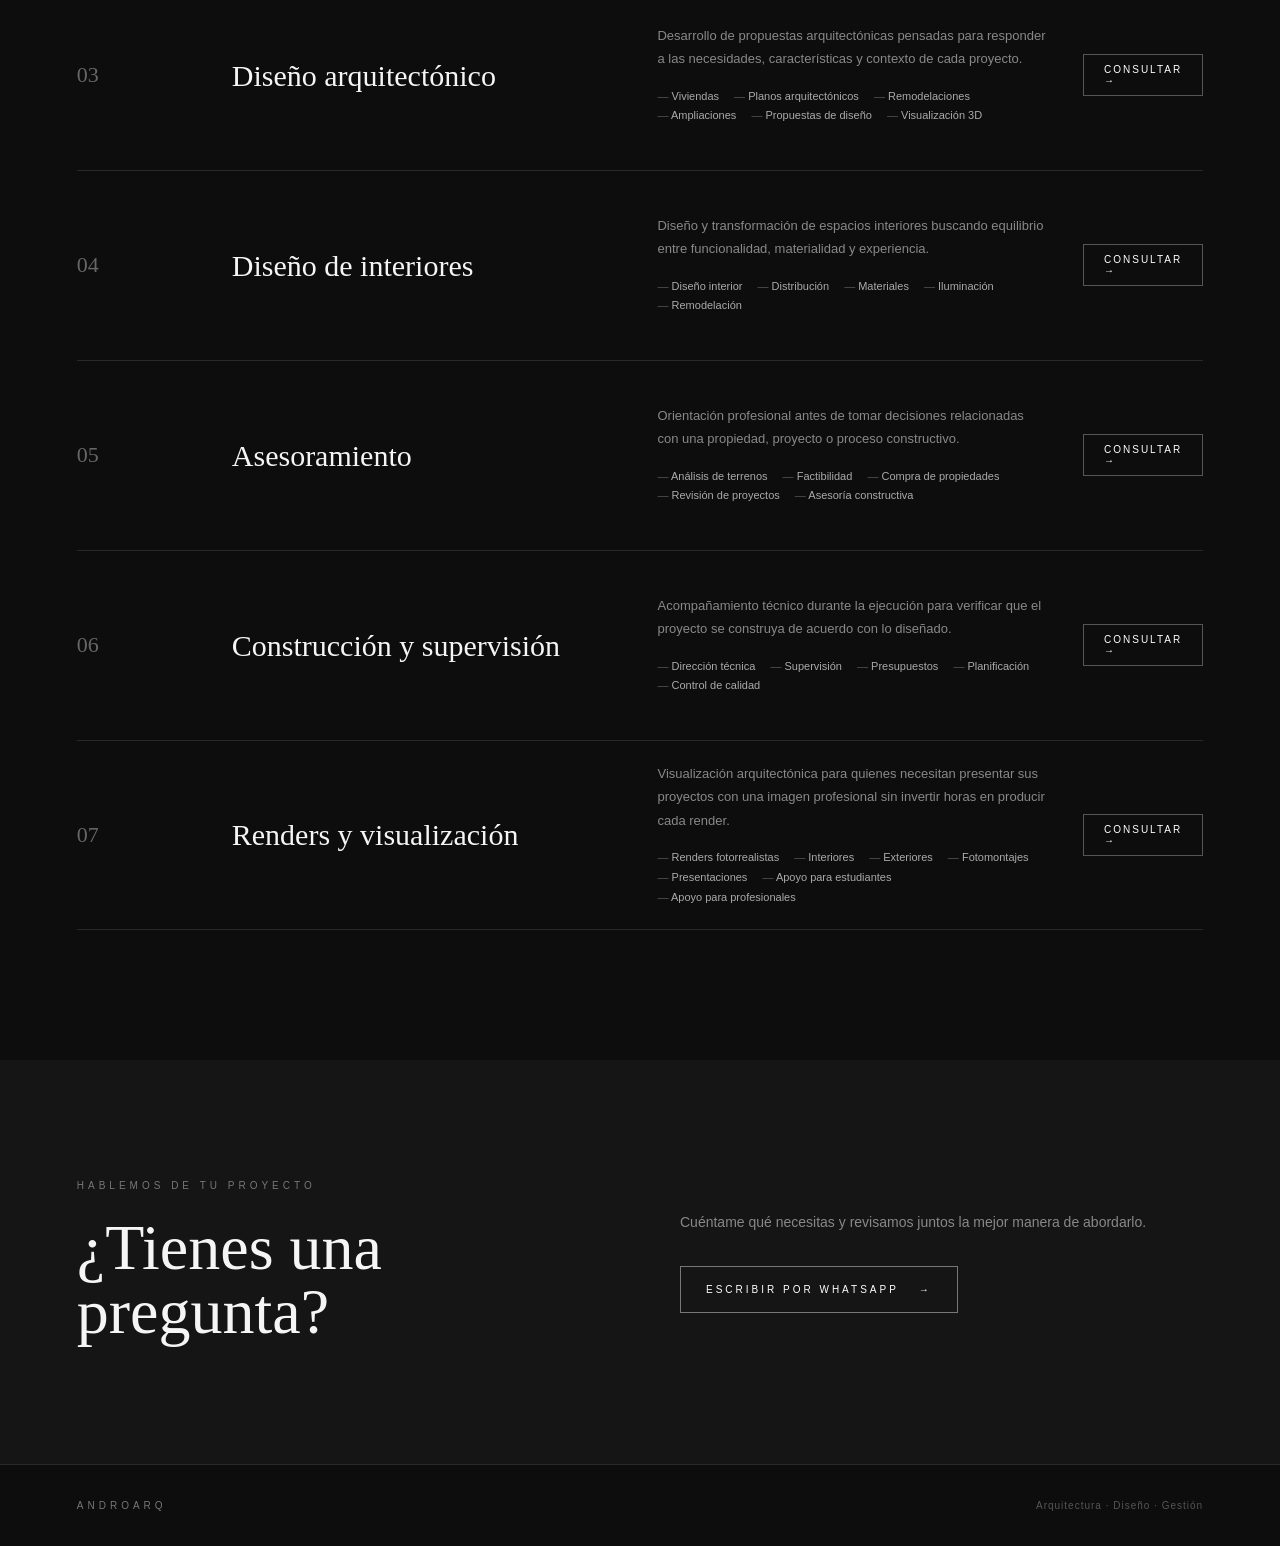
<file: tramites.html>
<!DOCTYPE html>
<html lang="es">

<head>

<meta charset="UTF-8">

<meta name="viewport" content="width=device-width, initial-scale=1.0">

<title>Trámites y Servicios | ANDROARQ</title>


<style>

/* =========================================================
   RESET
========================================================= */

*{
    margin:0;
    padding:0;
    box-sizing:border-box;
}


html{
    scroll-behavior:smooth;
}


body{

    background:#0d0d0d;

    color:#f5f5f5;

    font-family:
        "Helvetica Neue",
        Helvetica,
        Arial,
        sans-serif;

    overflow-x:hidden;

}


/* =========================================================
   CONTENEDOR
========================================================= */

.container{

    width:min(1400px, 88%);

    margin:0 auto;

}


/* =========================================================
   NAVEGACIÓN
========================================================= */

.topbar{

    position:absolute;

    top:0;

    left:0;

    width:100%;

    z-index:20;

    padding:28px 0;

}


.topbar-inner{

    display:flex;

    justify-content:space-between;

    align-items:center;

}


.brand{

    font-size:13px;

    letter-spacing:4px;

    color:#fff;

    text-decoration:none;

}


.nav-right{

    display:flex;

    align-items:center;

    gap:24px;

}


.language{

    display:flex;

    align-items:center;

    gap:8px;

    font-size:10px;

    letter-spacing:2px;

}


.language button{

    background:none;

    border:0;

    color:#666;

    cursor:pointer;

    font-size:10px;

    letter-spacing:2px;

    padding:4px;

    transition:.3s;

}


.language button:hover{

    color:#fff;

}


.language button.active{

    color:#fff;

}


.language span{

    color:#444;

}


.home-link{

    color:#777;

    text-decoration:none;

    font-size:10px;

    letter-spacing:2px;

    transition:.3s;

}


.home-link:hover{

    color:#fff;

}


/* =========================================================
   HERO
========================================================= */

.hero{

    min-height:82vh;

    display:flex;

    align-items:center;

    position:relative;

    overflow:hidden;

}


.hero::after{

    content:"SERVICES";

    position:absolute;

    right:-60px;

    bottom:-90px;

    font-family:Georgia, serif;

    font-size:clamp(150px, 23vw, 360px);

    color:rgba(255,255,255,.025);

    line-height:1;

    pointer-events:none;

}


.hero-content{

    position:relative;

    z-index:2;

    padding-top:80px;

}


.eyebrow{

    font-size:10px;

    letter-spacing:4px;

    color:#777;

    margin-bottom:25px;

}


.hero h1{

    font-family:Georgia, "Times New Roman", serif;

    font-weight:400;

    font-size:clamp(55px, 8vw, 125px);

    line-height:.92;

    letter-spacing:-4px;

    max-width:900px;

}


.hero h1 span{

    color:#777;

}


.hero-description{

    margin-top:42px;

    max-width:600px;

    color:#999;

    font-size:15px;

    line-height:1.8;

}


.hero-line{

    width:80px;

    height:1px;

    background:#555;

    margin-top:35px;

}


/* =========================================================
   INTRO
========================================================= */

.intro{

    border-top:1px solid #262626;

    border-bottom:1px solid #262626;

    padding:55px 0;

}


.intro-grid{

    display:grid;

    grid-template-columns:1fr 2fr;

    gap:70px;

}


.intro-label{

    font-size:10px;

    letter-spacing:3px;

    color:#777;

}


.intro-text{

    max-width:780px;

    font-family:Georgia, "Times New Roman", serif;

    font-size:clamp(22px, 2.5vw, 34px);

    line-height:1.35;

    color:#e9e9e9;

}


/* =========================================================
   SERVICIOS
========================================================= */

.services{

    padding:100px 0 130px;

}


.section-heading{

    display:flex;

    justify-content:space-between;

    align-items:flex-end;

    margin-bottom:65px;

}


.section-heading h2{

    font-family:Georgia, "Times New Roman", serif;

    font-size:48px;

    font-weight:400;

}


.section-heading p{

    max-width:380px;

    color:#777;

    font-size:12px;

    line-height:1.7;

}


/* =========================================================
   ITEM SERVICIO
========================================================= */

.service{

    display:grid;

    grid-template-columns:120px minmax(260px, 1fr) minmax(300px, 1fr) 120px;

    gap:35px;

    align-items:center;

    min-height:190px;

    border-top:1px solid #292929;

    position:relative;

    transition:.4s ease;

}


.service:last-child{

    border-bottom:1px solid #292929;

}


.service::before{

    content:"";

    position:absolute;

    left:0;

    top:0;

    width:0;

    height:1px;

    background:#fff;

    transition:.5s ease;

}


.service:hover::before{

    width:100%;

}


.service:hover{

    padding-left:18px;

}


.number{

    font-family:Georgia, "Times New Roman", serif;

    font-size:22px;

    color:#666;

}


.service-title{

    font-family:Georgia, "Times New Roman", serif;

    font-size:30px;

    font-weight:400;

    line-height:1.1;

}


.service-description{

    color:#888;

    font-size:13px;

    line-height:1.8;

    max-width:500px;

}


.service-list{

    margin-top:16px;

    color:#aaa;

    font-size:11px;

    line-height:1.8;

}


.service-list span{

    display:inline-block;

    margin-right:12px;

}


.service-list span::before{

    content:"— ";

    color:#555;

}


.service-button{

    justify-self:end;

}


.whatsapp-button{

    display:inline-flex;

    align-items:center;

    justify-content:center;

    min-width:110px;

    height:42px;

    padding:0 20px;

    border:1px solid #555;

    color:#fff;

    text-decoration:none;

    font-size:10px;

    letter-spacing:2px;

    transition:.35s;

}


.whatsapp-button:hover{

    background:#fff;

    color:#0d0d0d;

    border-color:#fff;

}


/* =========================================================
   CTA
========================================================= */

.cta{

    padding:120px 0;

    background:#151515;

}


.cta-inner{

    display:grid;

    grid-template-columns:1fr 1fr;

    gap:80px;

    align-items:center;

}


.cta-label{

    font-size:10px;

    letter-spacing:4px;

    color:#777;

    margin-bottom:25px;

}


.cta h2{

    font-family:Georgia, "Times New Roman", serif;

    font-size:clamp(42px, 5vw, 76px);

    line-height:1;

    font-weight:400;

}


.cta-text{

    color:#888;

    font-size:14px;

    line-height:1.8;

    margin-bottom:30px;

}


.cta-button{

    display:inline-flex;

    align-items:center;

    gap:20px;

    border:1px solid #777;

    color:#fff;

    padding:17px 25px;

    text-decoration:none;

    font-size:10px;

    letter-spacing:3px;

    transition:.35s;

}


.cta-button:hover{

    background:#fff;

    color:#111;

}


/* =========================================================
   FOOTER
========================================================= */

footer{

    border-top:1px solid #292929;

    padding:35px 0;

}


.footer-inner{

    display:flex;

    justify-content:space-between;

    align-items:center;

}


.footer-brand{

    font-size:10px;

    letter-spacing:4px;

    color:#777;

}


.footer-copy{

    font-size:10px;

    color:#555;

    letter-spacing:1px;

}


/* =========================================================
   RESPONSIVE
========================================================= */

@media(max-width:900px){

    .container{

        width:88%;

    }


    .hero{

        min-height:75vh;

    }


    .hero h1{

        letter-spacing:-2px;

    }


    .intro-grid{

        grid-template-columns:1fr;

        gap:25px;

    }


    .section-heading{

        display:block;

    }


    .section-heading p{

        margin-top:20px;

    }


    .service{

        grid-template-columns:55px 1fr;

        gap:15px;

        padding:35px 0;

    }


    .service:hover{

        padding-left:8px;

    }


    .service-description{

        grid-column:2;

    }


    .service-button{

        grid-column:2;

        justify-self:start;

        margin-top:5px;

    }


    .number{

        grid-row:1 / span 3;

        align-self:start;

    }


    .cta-inner{

        grid-template-columns:1fr;

        gap:45px;

    }


    .footer-inner{

        flex-direction:column;

        align-items:flex-start;

        gap:15px;

    }

}


@media(max-width:550px){

    .topbar{

        padding:20px 0;

    }


    .home-link{

        display:none;

    }


    .hero-content{

        padding-top:50px;

    }


    .hero-description{

        font-size:14px;

    }


    .services{

        padding:80px 0;

    }


    .service-title{

        font-size:25px;

    }

}

</style>

</head>



<body>


<!-- =========================================================
     TOPBAR
========================================================= -->

<header class="topbar">

    <div class="container">

        <div class="topbar-inner">


            <a
                href="index.html"
                class="brand"
            >
                ANDROARQ
            </a>


            <div class="nav-right">


                <a
                    href="index.html"
                    class="home-link"
                    id="homeLink"
                >
                    INICIO
                </a>


                <div class="language">


                    <button
                        id="langES"
                        onclick="changeLanguage('es')"
                    >
                        ES
                    </button>


                    <span>/</span>


                    <button
                        id="langEN"
                        onclick="changeLanguage('en')"
                    >
                        EN
                    </button>


                </div>


            </div>


        </div>

    </div>

</header>



<!-- =========================================================
     HERO
========================================================= -->

<section class="hero">


    <div class="container">


        <div class="hero-content">


            <div
                class="eyebrow"
                id="heroEyebrow"
            >
                ARQUITECTURA · GESTIÓN · ASESORAMIENTO
            </div>


            <h1 id="heroTitle">

                Soluciones para<br>

                tu <span>propiedad.</span>

            </h1>


            <p
                class="hero-description"
                id="heroDescription"
            >

                Diseño, trámites, avalúos y asesoramiento
                arquitectónico para ayudarte a tomar mejores
                decisiones sobre tu propiedad.

            </p>


            <div class="hero-line"></div>


        </div>


    </div>


</section>



<!-- =========================================================
     INTRO
========================================================= -->

<section class="intro">


    <div class="container">


        <div class="intro-grid">


            <div
                class="intro-label"
                id="introLabel"
            >
                ¿EN QUÉ PUEDO AYUDARTE?
            </div>


            <div
                class="intro-text"
                id="introText"
            >

                Una propiedad puede tener muchas preguntas.
                Mi trabajo es ayudarte a convertirlas en
                decisiones claras, soluciones técnicas y
                proyectos bien pensados.

            </div>


        </div>


    </div>


</section>



<!-- =========================================================
     SERVICIOS
========================================================= -->

<section class="services">


    <div class="container">


        <div class="section-heading">


            <h2 id="servicesTitle">
                Servicios
            </h2>


            <p id="servicesDescription">

                Selecciona el servicio que necesitas
                y escríbeme directamente por WhatsApp.

            </p>


        </div>



        <!-- =================================================
             01 — TRÁMITES
        ================================================== -->

        <article class="service">


            <div class="number">
                01
            </div>


            <div>

                <h3
                    class="service-title"
                    id="service1Title"
                >
                    Trámites municipales
                </h3>

            </div>


            <div>

                <p
                    class="service-description"
                    id="service1Description"
                >

                    Gestión y asesoramiento técnico para
                    procesos relacionados con tu propiedad
                    ante las entidades correspondientes.

                </p>


                <div
                    class="service-list"
                    id="service1List"
                >

                    <span>IPRUS / Línea de Fábrica</span>

                    <span>Permisos</span>

                    <span>Regularizaciones</span>

                    <span>Fraccionamientos</span>

                    <span>Error de cabida</span>

                    <span>Asesoramiento documental</span>

                </div>

            </div>


            <div class="service-button">

                <a
                    class="whatsapp-button"
                    id="button1"
                    href="#"
                    target="_blank"
                >
                    CONSULTAR →
                </a>

            </div>


        </article>



        <!-- =================================================
             02 — AVALÚOS
        ================================================== -->

        <article class="service">


            <div class="number">
                02
            </div>


            <div>

                <h3
                    class="service-title"
                    id="service2Title"
                >
                    Avalúos y valoración
                </h3>

            </div>


            <div>

                <p
                    class="service-description"
                    id="service2Description"
                >

                    Análisis técnico de propiedades para
                    determinar su valor y comprender sus
                    principales características.

                </p>


                <div
                    class="service-list"
                    id="service2List"
                >

                    <span>Avalúo de propiedades</span>

                    <span>Terrenos</span>

                    <span>Edificaciones</span>

                    <span>Análisis del inmueble</span>

                    <span>Informe técnico</span>

                </div>

            </div>


            <div class="service-button">

                <a
                    class="whatsapp-button"
                    id="button2"
                    href="#"
                    target="_blank"
                >
                    CONSULTAR →
                </a>

            </div>


        </article>



        <!-- =================================================
             03 — DISEÑO
        ================================================== -->

        <article class="service">


            <div class="number">
                03
            </div>


            <div>

                <h3
                    class="service-title"
                    id="service3Title"
                >
                    Diseño arquitectónico
                </h3>

            </div>


            <div>

                <p
                    class="service-description"
                    id="service3Description"
                >

                    Desarrollo de propuestas arquitectónicas
                    pensadas para responder a las necesidades,
                    características y contexto de cada proyecto.

                </p>


                <div
                    class="service-list"
                    id="service3List"
                >

                    <span>Viviendas</span>

                    <span>Planos arquitectónicos</span>

                    <span>Remodelaciones</span>

                    <span>Ampliaciones</span>

                    <span>Propuestas de diseño</span>

                    <span>Visualización 3D</span>

                </div>

            </div>


            <div class="service-button">

                <a
                    class="whatsapp-button"
                    id="button3"
                    href="#"
                    target="_blank"
                >
                    CONSULTAR →
                </a>

            </div>


        </article>



        <!-- =================================================
             04 — INTERIORES
        ================================================== -->

        <article class="service">


            <div class="number">
                04
            </div>


            <div>

                <h3
                    class="service-title"
                    id="service4Title"
                >
                    Diseño de interiores
                </h3>

            </div>


            <div>

                <p
                    class="service-description"
                    id="service4Description"
                >

                    Diseño y transformación de espacios
                    interiores buscando equilibrio entre
                    funcionalidad, materialidad y experiencia.

                </p>


                <div
                    class="service-list"
                    id="service4List"
                >

                    <span>Diseño interior</span>

                    <span>Distribución</span>

                    <span>Materiales</span>

                    <span>Iluminación</span>

                    <span>Remodelación</span>

                </div>

            </div>


            <div class="service-button">

                <a
                    class="whatsapp-button"
                    id="button4"
                    href="#"
                    target="_blank"
                >
                    CONSULTAR →
                </a>

            </div>


        </article>



        <!-- =================================================
             05 — ASESORAMIENTO
        ================================================== -->

        <article class="service">


            <div class="number">
                05
            </div>


            <div>

                <h3
                    class="service-title"
                    id="service5Title"
                >
                    Asesoramiento
                </h3>

            </div>


            <div>

                <p
                    class="service-description"
                    id="service5Description"
                >

                    Orientación profesional antes de tomar
                    decisiones relacionadas con una propiedad,
                    proyecto o proceso constructivo.

                </p>


                <div
                    class="service-list"
                    id="service5List"
                >

                    <span>Análisis de terrenos</span>

                    <span>Factibilidad</span>

                    <span>Compra de propiedades</span>

                    <span>Revisión de proyectos</span>

                    <span>Asesoría constructiva</span>

                </div>

            </div>


            <div class="service-button">

                <a
                    class="whatsapp-button"
                    id="button5"
                    href="#"
                    target="_blank"
                >
                    CONSULTAR →
                </a>

            </div>


        </article>



        <!-- =================================================
             06 — CONSTRUCCIÓN
        ================================================== -->

        <article class="service">


            <div class="number">
                06
            </div>


            <div>

                <h3
                    class="service-title"
                    id="service6Title"
                >
                    Construcción y supervisión
                </h3>

            </div>


            <div>

                <p
                    class="service-description"
                    id="service6Description"
                >

                    Acompañamiento técnico durante la ejecución
                    para verificar que el proyecto se construya
                    de acuerdo con lo diseñado.

                </p>


                <div
                    class="service-list"
                    id="service6List"
                >

                    <span>Dirección técnica</span>

                    <span>Supervisión</span>

                    <span>Presupuestos</span>

                    <span>Planificación</span>

                    <span>Control de calidad</span>

                </div>

            </div>


            <div class="service-button">

                <a
                    class="whatsapp-button"
                    id="button6"
                    href="#"
                    target="_blank"
                >
                    CONSULTAR →
                </a>

            </div>


        </article>



        <!-- =================================================
             07 — RENDERS
        ================================================== -->

        <article class="service">


            <div class="number">
                07
            </div>


            <div>

                <h3
                    class="service-title"
                    id="service7Title"
                >
                    Renders y visualización
                </h3>

            </div>


            <div>

                <p
                    class="service-description"
                    id="service7Description"
                >

                    Visualización arquitectónica para quienes
                    necesitan presentar sus proyectos con una
                    imagen profesional sin invertir horas en
                    producir cada render.

                </p>


                <div
                    class="service-list"
                    id="service7List"
                >

                    <span>Renders fotorrealistas</span>

                    <span>Interiores</span>

                    <span>Exteriores</span>

                    <span>Fotomontajes</span>

                    <span>Presentaciones</span>

                    <span>Apoyo para estudiantes</span>

                    <span>Apoyo para profesionales</span>

                </div>

            </div>


            <div class="service-button">

                <a
                    class="whatsapp-button"
                    id="button7"
                    href="#"
                    target="_blank"
                >
                    CONSULTAR →
                </a>

            </div>


        </article>


    </div>


</section>



<!-- =========================================================
     CTA
========================================================= -->

<section class="cta">


    <div class="container">


        <div class="cta-inner">


            <div>


                <div
                    class="cta-label"
                    id="ctaLabel"
                >
                    HABLEMOS DE TU PROYECTO
                </div>


                <h2 id="ctaTitle">

                    ¿Tienes una<br>
                    pregunta?

                </h2>


            </div>


            <div>


                <p
                    class="cta-text"
                    id="ctaText"
                >

                    Cuéntame qué necesitas y revisamos
                    juntos la mejor manera de abordarlo.

                </p>


                <a
                    class="cta-button"
                    id="ctaButton"
                    href="#"
                    target="_blank"
                >

                    ESCRIBIR POR WHATSAPP

                    <span>→</span>

                </a>


            </div>


        </div>


    </div>


</section>



<!-- =========================================================
     FOOTER
========================================================= -->

<footer>


    <div class="container">


        <div class="footer-inner">


            <div class="footer-brand">
                ANDROARQ
            </div>


            <div
                class="footer-copy"
                id="footerCopy"
            >
                Arquitectura · Diseño · Gestión
            </div>


        </div>


    </div>


</footer>



<script>

/* =========================================================
   WHATSAPP
========================================================= */

const whatsappNumber =
    "593984527298";


function whatsappLink(message){

    return "https://wa.me/" +
        whatsappNumber +
        "?text=" +
        encodeURIComponent(message);

}



/* =========================================================
   TRADUCCIONES
========================================================= */

const translations = {


    es: {


        heroEyebrow:
        "ARQUITECTURA · GESTIÓN · ASESORAMIENTO",


        heroTitle:
        `Soluciones para<br>tu <span>propiedad.</span>`,


        heroDescription:
        `Diseño, trámites, avalúos y asesoramiento
        arquitectónico para ayudarte a tomar mejores
        decisiones sobre tu propiedad.`,


        introLabel:
        "¿EN QUÉ PUEDO AYUDARTE?",


        introText:
        `Una propiedad puede tener muchas preguntas.
        Mi trabajo es ayudarte a convertirlas en
        decisiones claras, soluciones técnicas y
        proyectos bien pensados.`,


        servicesTitle:
        "Servicios",


        servicesDescription:
        `Selecciona el servicio que necesitas
        y escríbeme directamente por WhatsApp.`,


        service1Title:
        "Trámites municipales",


        service1Description:
        `Gestión y asesoramiento técnico para
        procesos relacionados con tu propiedad
        ante las entidades correspondientes.`,


        service1List:
        `<span>IPRUS / Línea de Fábrica</span>
        <span>Permisos</span>
        <span>Regularizaciones</span>
        <span>Fraccionamientos</span>
        <span>Error de cabida</span>
        <span>Asesoramiento documental</span>`,


        service2Title:
        "Avalúos y valoración",


        service2Description:
        `Análisis técnico de propiedades para
        determinar su valor y comprender sus
        principales características.`,


        service2List:
        `<span>Avalúo de propiedades</span>
        <span>Terrenos</span>
        <span>Edificaciones</span>
        <span>Análisis del inmueble</span>
        <span>Informe técnico</span>`,


        service3Title:
        "Diseño arquitectónico",


        service3Description:
        `Desarrollo de propuestas arquitectónicas
        pensadas para responder a las necesidades,
        características y contexto de cada proyecto.`,


        service3List:
        `<span>Viviendas</span>
        <span>Planos arquitectónicos</span>
        <span>Remodelaciones</span>
        <span>Ampliaciones</span>
        <span>Propuestas de diseño</span>
        <span>Visualización 3D</span>`,


        service4Title:
        "Diseño de interiores",


        service4Description:
        `Diseño y transformación de espacios
        interiores buscando equilibrio entre
        funcionalidad, materialidad y experiencia.`,


        service4List:
        `<span>Diseño interior</span>
        <span>Distribución</span>
        <span>Materiales</span>
        <span>Iluminación</span>
        <span>Remodelación</span>`,


        service5Title:
        "Asesoramiento",


        service5Description:
        `Orientación profesional antes de tomar
        decisiones relacionadas con una propiedad,
        proyecto o proceso constructivo.`,


        service5List:
        `<span>Análisis de terrenos</span>
        <span>Factibilidad</span>
        <span>Compra de propiedades</span>
        <span>Revisión de proyectos</span>
        <span>Asesoría constructiva</span>`,


        service6Title:
        "Construcción y supervisión",


        service6Description:
        `Acompañamiento técnico durante la ejecución
        para verificar que el proyecto se construya
        de acuerdo con lo diseñado.`,


        service6List:
        `<span>Dirección técnica</span>
        <span>Supervisión</span>
        <span>Presupuestos</span>
        <span>Planificación</span>
        <span>Control de calidad</span>`,


        service7Title:
        "Renders y visualización",


        service7Description:
        `Visualización arquitectónica para quienes
        necesitan presentar sus proyectos con una
        imagen profesional sin invertir horas en
        producir cada render.`,


        service7List:
        `<span>Renders fotorrealistas</span>
        <span>Interiores</span>
        <span>Exteriores</span>
        <span>Fotomontajes</span>
        <span>Presentaciones</span>
        <span>Apoyo para estudiantes</span>
        <span>Apoyo para profesionales</span>`,


        ctaLabel:
        "HABLEMOS DE TU PROYECTO",


        ctaTitle:
        `¿Tienes una<br>pregunta?`,


        ctaText:
        `Cuéntame qué necesitas y revisamos
        juntos la mejor manera de abordarlo.`,


        ctaButton:
        "ESCRIBIR POR WHATSAPP",


        footerCopy:
        "Arquitectura · Diseño · Gestión",


        homeLink:
        "INICIO",


        buttonText:
        "CONSULTAR →"

    },


    en: {


        heroEyebrow:
        "ARCHITECTURE · MANAGEMENT · CONSULTING",


        heroTitle:
        `Solutions for<br>your <span>property.</span>`,


        heroDescription:
        `Architectural design, permits, property valuation
        and professional consulting to help you make
        better decisions about your property.`,


        introLabel:
        "HOW CAN I HELP YOU?",


        introText:
        `A property can come with many questions.
        My work is to turn them into clear decisions,
        technical solutions and well-considered projects.`,


        servicesTitle:
        "Services",


        servicesDescription:
        `Select the service you need
        and contact me directly through WhatsApp.`,


        service1Title:
        "Municipal procedures",


        service1Description:
        `Technical assistance and management for
        property-related procedures before the
        corresponding authorities.`,


        service1List:
        `<span>IPRUS / Building information</span>
        <span>Permits</span>
        <span>Regularization</span>
        <span>Subdivision</span>
        <span>Area discrepancy</span>
        <span>Documentation consulting</span>`,


        service2Title:
        "Property valuation",


        service2Description:
        `Technical property analysis to determine
        value and understand the main characteristics
        of the property.`,


        service2List:
        `<span>Property appraisal</span>
        <span>Land valuation</span>
        <span>Building valuation</span>
        <span>Property analysis</span>
        <span>Technical report</span>`,


        service3Title:
        "Architectural design",


        service3Description:
        `Architectural proposals developed around
        the needs, characteristics and context
        of each project.`,


        service3List:
        `<span>Residential design</span>
        <span>Architectural drawings</span>
        <span>Renovations</span>
        <span>Extensions</span>
        <span>Design proposals</span>
        <span>3D visualization</span>`,


        service4Title:
        "Interior design",


        service4Description:
        `Interior design and transformation focused
        on the balance between functionality,
        materiality and spatial experience.`,


        service4List:
        `<span>Interior design</span>
        <span>Space planning</span>
        <span>Materials</span>
        <span>Lighting</span>
        <span>Renovation</span>`,


        service5Title:
        "Consulting",


        service5Description:
        `Professional guidance before making decisions
        related to a property, project or construction
        process.`,


        service5List:
        `<span>Land analysis</span>
        <span>Feasibility</span>
        <span>Property purchase</span>
        <span>Project review</span>
        <span>Construction consulting</span>`,


        service6Title:
        "Construction & supervision",


        service6Description:
        `Technical support during construction to verify
        that the project is executed according
        to the design.`,


        service6List:
        `<span>Technical direction</span>
        <span>Site supervision</span>
        <span>Budgets</span>
        <span>Planning</span>
        <span>Quality control</span>`,


        service7Title:
        "Rendering & visualization",


        service7Description:
        `Architectural visualization for students,
        designers and professionals who need to
        present their projects professionally without
        spending hours producing every render.`,


        service7List:
        `<span>Photorealistic renders</span>
        <span>Interiors</span>
        <span>Exteriors</span>
        <span>Photomontages</span>
        <span>Presentations</span>
        <span>Student support</span>
        <span>Professional support</span>`,


        ctaLabel:
        "LET'S TALK ABOUT YOUR PROJECT",


        ctaTitle:
        `Have a<br>question?`,


        ctaText:
        `Tell me what you need and we can
        review the best way to approach it together.`,


        ctaButton:
        "CONTACT ME ON WHATSAPP",


        footerCopy:
        "Architecture · Design · Management",


        homeLink:
        "HOME",


        buttonText:
        "CONTACT →"

    }

};



/* =========================================================
   CAMBIO DE IDIOMA
========================================================= */

function changeLanguage(language){


    const t =
        translations[language];


    document.documentElement.lang =
        language;


    document.getElementById(
        "heroEyebrow"
    ).innerHTML =
        t.heroEyebrow;


    document.getElementById(
        "heroTitle"
    ).innerHTML =
        t.heroTitle;


    document.getElementById(
        "heroDescription"
    ).innerHTML =
        t.heroDescription;


    document.getElementById(
        "introLabel"
    ).innerHTML =
        t.introLabel;


    document.getElementById(
        "introText"
    ).innerHTML =
        t.introText;


    document.getElementById(
        "servicesTitle"
    ).innerHTML =
        t.servicesTitle;


    document.getElementById(
        "servicesDescription"
    ).innerHTML =
        t.servicesDescription;



    for(let i = 1; i <= 7; i++){


        document.getElementById(
            `service${i}Title`
        ).innerHTML =
            t[`service${i}Title`];


        document.getElementById(
            `service${i}Description`
        ).innerHTML =
            t[`service${i}Description`];


        document.getElementById(
            `service${i}List`
        ).innerHTML =
            t[`service${i}List`];


        document.getElementById(
            `button${i}`
        ).innerHTML =
            t.buttonText;

    }



    document.getElementById(
        "ctaLabel"
    ).innerHTML =
        t.ctaLabel;


    document.getElementById(
        "ctaTitle"
    ).innerHTML =
        t.ctaTitle;


    document.getElementById(
        "ctaText"
    ).innerHTML =
        t.ctaText;


    document.getElementById(
        "ctaButton"
    ).innerHTML =
        t.ctaButton +
        ` <span>→</span>`;


    document.getElementById(
        "footerCopy"
    ).innerHTML =
        t.footerCopy;


    document.getElementById(
        "homeLink"
    ).innerHTML =
        t.homeLink;



    document.getElementById(
        "langES"
    ).classList.toggle(
        "active",
        language === "es"
    );


    document.getElementById(
        "langEN"
    ).classList.toggle(
        "active",
        language === "en"
    );



    localStorage.setItem(
        "androarq-language",
        language
    );


}



/* =========================================================
   WHATSAPP — MENSAJES
========================================================= */

function updateWhatsAppLinks(language){


    const messagesES = [

        "Hola, necesito realizar un trámite municipal.",

        "Hola, necesito un avalúo de una propiedad.",

        "Hola, necesito información sobre un proyecto de diseño arquitectónico.",

        "Hola, necesito información sobre diseño de interiores.",

        "Hola, necesito asesoramiento sobre una propiedad o proyecto.",

        "Hola, necesito información sobre construcción y supervisión de obra.",

        "Hola, necesito información sobre renders y visualización arquitectónica."

    ];


    const messagesEN = [

        "Hello, I need assistance with a municipal procedure.",

        "Hello, I need a property valuation.",

        "Hello, I need information about an architectural design project.",

        "Hello, I need information about interior design.",

        "Hello, I need professional consulting regarding a property or project.",

        "Hello, I need information about construction and site supervision.",

        "Hello, I need information about architectural rendering and visualization."

    ];


    const messages =
        language === "es"
        ? messagesES
        : messagesEN;



    for(let i = 1; i <= 7; i++){

        document.getElementById(
            `button${i}`
        ).href =
            whatsappLink(messages[i-1]);

    }



    const generalMessage =
        language === "es"

        ? "Hola, necesito información sobre un servicio de arquitectura."

        : "Hello, I need information about an architectural service.";


    document.getElementById(
        "ctaButton"
    ).href =
        whatsappLink(generalMessage);

}



/* =========================================================
   CARGAR IDIOMA
========================================================= */

const savedLanguage =
    localStorage.getItem(
        "androarq-language"
    ) || "es";


/* =========================================================
   INICIALIZAR
========================================================= */

changeLanguage(
    savedLanguage
);


updateWhatsAppLinks(
    savedLanguage
);



/* =========================================================
   ACTUALIZAR WHATSAPP AL CAMBIAR IDIOMA
========================================================= */

const originalChangeLanguage =
    changeLanguage;


changeLanguage =
function(language){

    originalChangeLanguage(language);

    updateWhatsAppLinks(language);

};

</script>


</body>

</html>
</file>
<file: styles.css>
/* =========================================================
   ANDROARQ
   ESTILOS GENERALES
   ========================================================= */

* {
    box-sizing: border-box;
    margin: 0;
    padding: 0;
}

html {
    scroll-behavior: smooth;
}

body {
    background: #f4f3f0;
    color: #111;
    font-family: Arial, Helvetica, sans-serif;
    overflow-x: hidden;
}


/* =========================================================
   HERO
   ========================================================= */

.hero {
    position: relative;
    min-height: 100vh;
    background: #0d0d0d;
    color: #fff;
    display: flex;
    align-items: center;
    overflow: hidden;
    padding: 100px 0;
}


/* ANDRO DE FONDO */

.hero::before {
    content: "ANDRO";
    position: absolute;
    left: 50%;
    top: 50%;
    transform: translate(-50%, -50%);
    font-family: Georgia, "Times New Roman", serif;
    font-size: clamp(150px, 25vw, 360px);
    font-weight: 400;
    letter-spacing: -12px;
    color: rgba(255,255,255,0.025);
    white-space: nowrap;
    pointer-events: none;
    z-index: 0;
}


/* CONTENIDO */

.hero-content {
    position: relative;
    z-index: 2;
    width: min(1200px, 90%);
    margin: 0 auto;
}


/* =========================================================
   NOMBRE
   ========================================================= */

.hero h1 {
    font-family: Georgia, "Times New Roman", serif;
    font-size: clamp(48px, 6vw, 82px);
    line-height: 0.98;
    font-weight: 400;
    max-width: 600px;
    margin-bottom: 28px;
    letter-spacing: -2px;
}


/* =========================================================
   DESCRIPCIÓN
   ========================================================= */

.hero-content > p {
    max-width: 560px;
    font-size: 15px;
    line-height: 1.7;
    color: #bdbdbd;
    margin-bottom: 30px;
}


/* =========================================================
   ESPECIALIZACIÓN
   ========================================================= */

.specialties {
    display: flex;
    flex-direction: column;
    gap: 5px;
    margin-bottom: 28px;
    font-size: 14px;
    line-height: 1.4;
}


.specialties strong {
    color: #fff;
    font-size: 15px;
    margin-bottom: 5px;
}


.specialties span {
    color: #bdbdbd;
}


/* =========================================================
   DOMINIO DE APLICACIONES
   ========================================================= */

.software {
    display: flex;
    flex-direction: column;
    gap: 5px;
    font-size: 14px;
    line-height: 1.4;
}


.software strong {
    color: #fff;
    font-size: 15px;
    margin-bottom: 5px;
}


.software span {
    color: #bdbdbd;
}


/* =========================================================
   BOTÓN CV
   ========================================================= */

.btn-cv {
    display: inline-block;
    margin-top: 28px;
    padding: 12px 24px;
    border: 1px solid rgba(255,255,255,0.45);
    color: #fff;
    text-decoration: none;
    font-size: 11px;
    letter-spacing: 2px;
    transition: all 0.3s ease;
}


.btn-cv:hover {
    background: #fff;
    color: #000;
    border-color: #fff;
}


/* =========================================================
   SELECTOR DE IDIOMA
   ========================================================= */

.language-switcher {
    position: fixed;
    top: 28px;
    right: 40px;
    z-index: 9000;
    display: flex;
    align-items: center;
    gap: 7px;
    font-size: 10px;
    letter-spacing: 2px;
}


.language-switcher button {
    border: none;
    background: transparent;
    color: #777;
    cursor: pointer;
    padding: 4px;
    font-size: 10px;
    letter-spacing: 2px;
}


.language-switcher button:hover,
.language-switcher button.active {
    color: #fff;
}


.language-divider {
    color: #444;
}


/* =========================================================
   WHATSAPP
   ========================================================= */

.whatsapp-btn {
    position: fixed;
    right: 30px;
    bottom: 30px;
    width: 58px;
    height: 58px;
    border-radius: 50%;
    z-index: 9500;
    display: flex;
    align-items: center;
    justify-content: center;
    transition: transform 0.3s ease;
}


.whatsapp-btn img {
    width: 100%;
    height: 100%;
    object-fit: contain;
    border-radius: 50%;
}


.whatsapp-btn:hover {
    transform: scale(1.08);
}


/* =========================================================
   SECCIÓN PRINCIPAL
   ========================================================= */

.section {
    background: #f4f3f0;
    padding: 80px 5%;
}


.grid {
    width: min(1400px, 100%);
    margin: 0 auto;
    display: grid;
    grid-template-columns:
        repeat(5, minmax(0, 1fr));
    gap: 45px;
}


.block {
    min-width: 0;
}


.number {
    font-family: Arial, Helvetica, sans-serif;
    font-size: 25px;
    color: #8b8b8b;
    margin-bottom: 15px;
    font-weight: 400;
}


.block h3 {
    font-family: Georgia, "Times New Roman", serif;
    font-size: 23px;
    font-weight: 400;
    margin-bottom: 14px;
}


.block p {
    font-size: 13px;
    line-height: 1.65;
    color: #555;
    margin-bottom: 18px;
}


.block > a {
    color: #111;
    text-decoration: none;
    font-size: 12px;
}


.block > a:hover {
    text-decoration: underline;
}


/* =========================================================
   BOTONES DE RECURSOS
   ========================================================= */

.buttons-recursos {
    margin-top: 15px;
    display: flex;
    flex-direction: column;
    gap: 9px;
    align-items: stretch;
}


.btn-black,
.btn-blue {
    display: block;
    text-align: center;
    padding: 10px 14px;
    text-decoration: none;
    font-size: 11px;
    transition: 0.3s ease;
}


.btn-black {
    background: #000;
    color: #fff;
}


.btn-blue {
    background: #2868d8;
    color: #fff;
}


.btn-black:hover,
.btn-blue:hover {
    transform: translateY(-2px);
    opacity: 0.9;
}


/* =========================================================
   PANTALLA DE IDIOMA
   ========================================================= */

.language-screen {
    position: fixed;
    inset: 0;
    background: #0d0d0d;
    color: #fff;
    display: flex;
    align-items: center;
    justify-content: center;
    z-index: 99999;
    transition:
        opacity 0.6s ease,
        visibility 0.6s ease;
}


.language-screen.hidden {
    opacity: 0;
    visibility: hidden;
    pointer-events: none;
}


.language-content {
    width: min(900px, 90%);
    text-align: center;
}


.language-small {
    font-size: 11px;
    letter-spacing: 5px;
    color: #777;
    margin-bottom: 25px;
}


.language-title {
    font-family: Georgia, "Times New Roman", serif;
    font-size: clamp(42px, 7vw, 82px);
    font-weight: 400;
    line-height: 1.05;
    margin-bottom: 50px;
}


.language-title span {
    color: #555;
}


.language-options {
    display: flex;
    justify-content: center;
    gap: 20px;
    flex-wrap: wrap;
}


.language-button {
    width: 220px;
    padding: 20px 25px;
    background: transparent;
    border: 1px solid rgba(255,255,255,0.35);
    color: #fff;
    cursor: pointer;
    font-size: 11px;
    letter-spacing: 3px;
    transition: 0.35s ease;
}


.language-button:hover {
    background: #fff;
    color: #000;
    border-color: #fff;
    transform: translateY(-3px);
}


/* =========================================================
   TABLET
   ========================================================= */

@media (max-width: 1000px) {

    .hero {
        padding: 100px 0 80px;
    }

    .hero-content {
        width: 86%;
    }

    .grid {
        grid-template-columns:
            repeat(2, minmax(0, 1fr));
        gap: 55px 35px;
    }

}


/* =========================================================
   CELULAR
   ========================================================= */

@media (max-width: 700px) {

    html,
    body {
        width: 100%;
        overflow-x: hidden;
    }


    /* ---------------------------------------------
       HERO
       --------------------------------------------- */

    .hero {
        min-height: 100svh;
        height: auto;
        padding:
            105px
            0
            70px;
        align-items: flex-start;
    }


    .hero-content {
        width: calc(100% - 48px);
        max-width: none;
        margin: 0 24px;
    }


    /* ---------------------------------------------
       ANDRO
       --------------------------------------------- */

    .hero::before {
        left: 50%;
        top: 52%;
        transform: translate(-50%, -50%);
        font-size: 31vw;
        letter-spacing: -5px;
        color: rgba(255,255,255,0.025);
    }


    /* ---------------------------------------------
       NOMBRE
       --------------------------------------------- */

    .hero h1 {
        font-size: clamp(48px, 15vw, 70px);
        line-height: 0.98;
        letter-spacing: -1.5px;
        max-width: 100%;
        margin-bottom: 35px;
        overflow-wrap: normal;
        word-break: normal;
    }


    /* ---------------------------------------------
       DESCRIPCIÓN
       --------------------------------------------- */

    .hero-content > p {
        max-width: 100%;
        font-size: 16px;
        line-height: 1.65;
        color: #bcbcbc;

        /* IMPORTANTE:
           evita la separación exagerada de palabras */
        text-align: left;

        margin-bottom: 32px;
    }


    /* ---------------------------------------------
       ESPECIALIZACIÓN
       --------------------------------------------- */

    .specialties {
        font-size: 16px;
        line-height: 1.55;
        gap: 2px;
        margin-bottom: 35px;
    }


    .specialties strong {
        font-size: 18px;
        margin-bottom: 6px;
    }


    /* ---------------------------------------------
       SOFTWARE
       --------------------------------------------- */

    .software {
        font-size: 16px;
        line-height: 1.55;
        gap: 2px;
    }


    .software strong {
        font-size: 18px;
        margin-bottom: 6px;
    }


    /* ---------------------------------------------
       CV
       --------------------------------------------- */

    .btn-cv {
        margin-top: 30px;
        padding: 13px 24px;
        font-size: 10px;
    }


    /* ---------------------------------------------
       IDIOMA
       --------------------------------------------- */

    .language-switcher {
        top: 18px;
        right: 20px;
        font-size: 10px;
        gap: 5px;
    }


    .language-switcher button {
        font-size: 10px;
        padding: 3px;
    }


    /* ---------------------------------------------
       WHATSAPP
       --------------------------------------------- */

    .whatsapp-btn {
        right: 18px;
        bottom: 20px;
        width: 58px;
        height: 58px;
    }


    /* ---------------------------------------------
       SECCIÓN 01–05
       --------------------------------------------- */

    .section {
        padding:
            65px
            24px
            80px;
    }


    .grid {
        width: 100%;
        display: grid;
        grid-template-columns: 1fr;
        gap: 55px;
    }


    .block {
        width: 100%;
    }


    .number {
        font-size: 23px;
        margin-bottom: 12px;
    }


    .block h3 {
        font-size: 25px;
        margin-bottom: 12px;
    }


    .block p {
        font-size: 14px;
        line-height: 1.6;
        max-width: 420px;
    }


    .block > a {
        font-size: 12px;
    }


    .buttons-recursos {
        max-width: 300px;
    }

}


/* =========================================================
   CELULARES PEQUEÑOS
   ========================================================= */

@media (max-width: 390px) {

    .hero {
        padding-top: 95px;
    }


    .hero-content {
        width: calc(100% - 40px);
        margin: 0 20px;
    }


    .hero h1 {
        font-size: 47px;
    }


    .hero-content > p {
        font-size: 15px;
    }


    .specialties,
    .software {
        font-size: 15px;
    }


    .specialties strong,
    .software strong {
        font-size: 17px;
    }


    .whatsapp-btn {
        width: 54px;
        height: 54px;
        right: 15px;
        bottom: 15px;
    }


    .section {
        padding-left: 20px;
        padding-right: 20px;
    }

}
</file>
